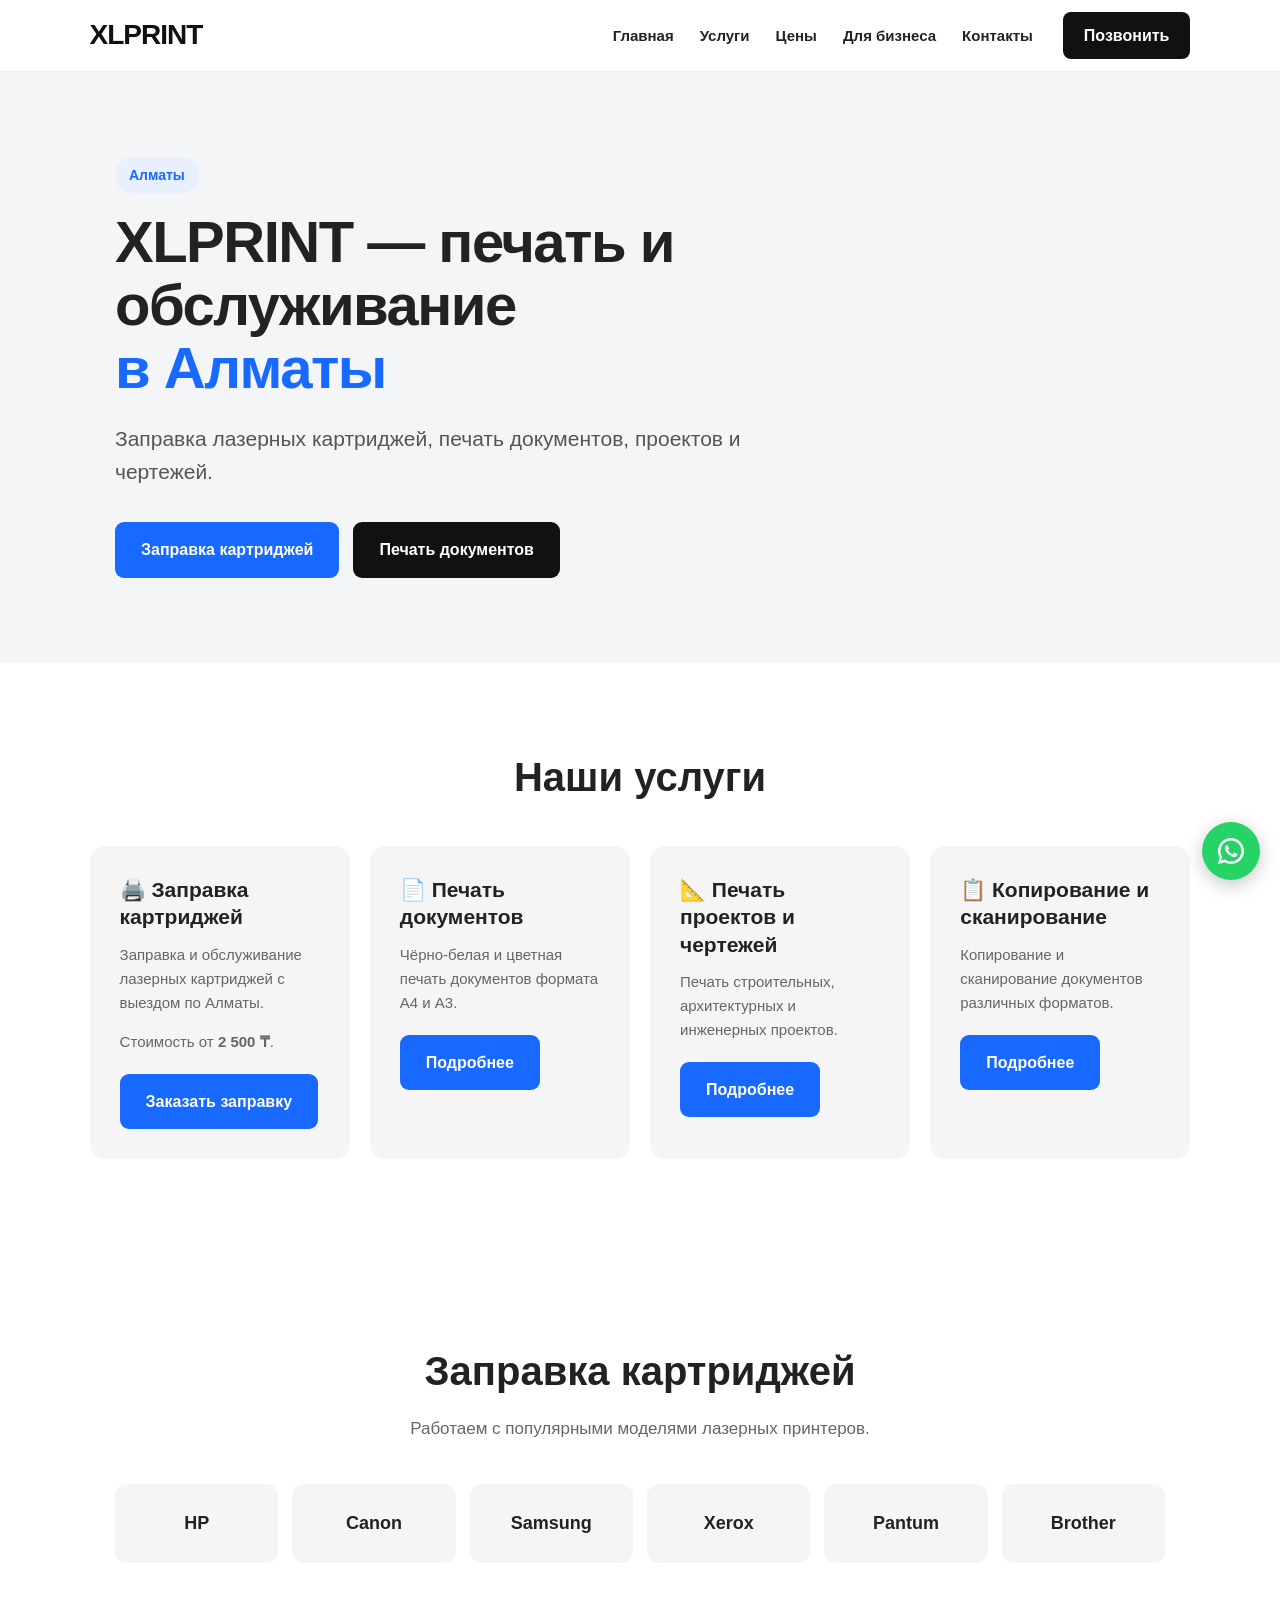
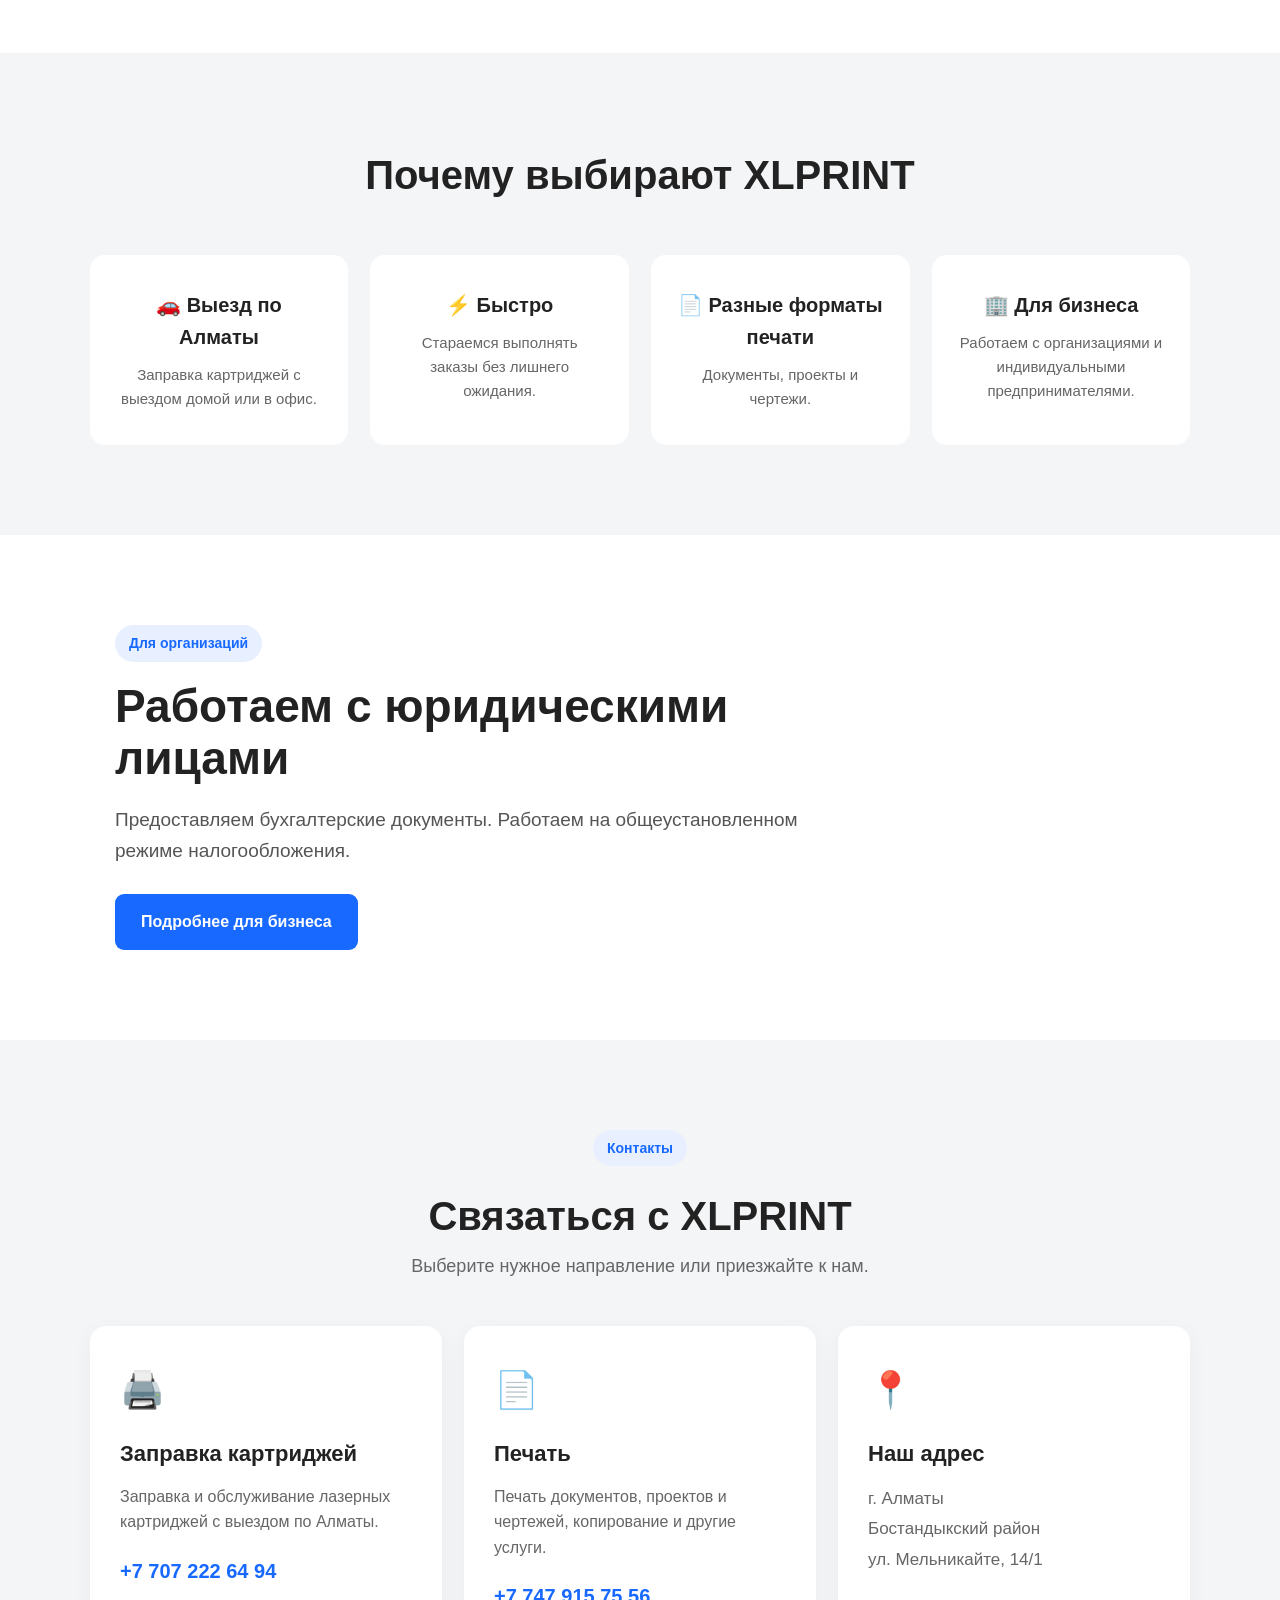
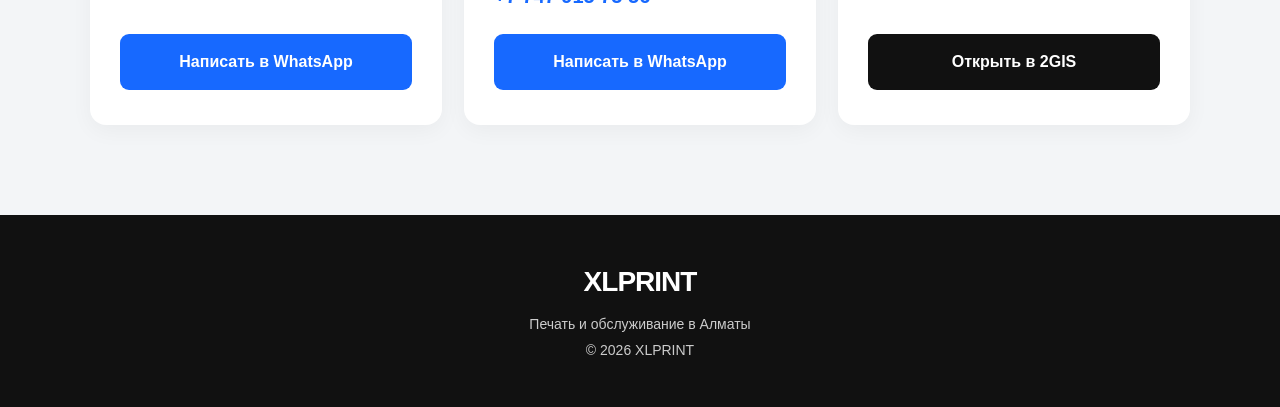
<file: index.html>
<!DOCTYPE html>
<html lang="ru">

<head>

<!-- Google tag (gtag.js) -->
<script async src="https://www.googletagmanager.com/gtag/js?id=G-WHZZTXKTEB"></script>
<script>
  window.dataLayer = window.dataLayer || [];
  function gtag(){dataLayer.push(arguments);}
  gtag('js', new Date());

  gtag('config', 'G-WHZZTXKTEB');
</script>
   <script>
function gtag_report_conversion(url) {
  var callback = function () {
    if (typeof(url) != 'undefined') {
      window.location = url;
    }
  };

  gtag('event', 'conversion', {
    'send_to': 'AW-18420087646/QycrCICY5escEN72sM9E',
    'value': 1.0,
    'currency': 'USD',
    'event_callback': callback
  });

  return false;
}
</script>
    <meta charset="UTF-8">

    <meta name="viewport" content="width=device-width, initial-scale=1.0">

    <title>XLPRINT — печать и заправка картриджей в Алматы</title>

    <meta name="description"
          content="XLPRINT в Алматы: заправка лазерных картриджей с выездом, печать документов, проектов и чертежей, копирование и сканирование.">

    <link rel="stylesheet" href="style.css">

</head>

<body>


<!-- ПЛАВАЮЩИЙ WHATSAPP -->

<a href="https://wa.me/77479157556?text=Здравствуйте!%20Хочу%20узнать%20об%20услугах%20XLPRINT."
   onclick="gtag('event', 'conversion_event_contact_1');"
    class="whatsapp-float"
    target="_blank"
    aria-label="Написать в WhatsApp">

    <svg viewBox="0 0 32 32" aria-hidden="true">
        <path d="M16 3C8.82 3 3 8.82 3 16c0 2.3.6 4.45 1.75 6.35L3 29l6.85-1.7A12.94 12.94 0 0 0 16 29c7.18 0 13-5.82 13-13S23.18 3 16 3zm0 23.5c-2.03 0-3.92-.6-5.5-1.65l-.4-.25-4.07 1.02 1.08-3.96-.27-.41A10.5 10.5 0 1 1 16 26.5zm5.76-7.82c-.31-.16-1.83-.9-2.11-1-.28-.1-.49-.16-.7.16-.2.31-.8 1-.98 1.2-.18.2-.36.23-.67.08-.31-.16-1.3-.48-2.47-1.52-.91-.81-1.52-1.81-1.7-2.12-.18-.31-.02-.48.14-.64.14-.14.31-.36.47-.54.16-.18.2-.31.31-.52.1-.2.05-.39-.03-.54-.08-.16-.7-1.69-.96-2.31-.25-.6-.51-.52-.7-.53h-.6c-.2 0-.54.08-.83.39-.28.31-1.08 1.05-1.08 2.56s1.1 2.97 1.26 3.18c.16.2 2.16 3.3 5.24 4.63.73.31 1.3.5 1.75.64.74.23 1.41.2 1.94.12.59-.09 1.83-.75 2.09-1.47.26-.72.26-1.34.18-1.47-.08-.13-.28-.2-.59-.36z"/>
    </svg>

</a>


<!-- ШАПКА -->

<header>

    <div class="logo">
        XLPRINT
    </div>

    <nav>

        <a href="index.html">
            Главная
        </a>

        <a href="services.html">
            Услуги
        </a>

        <a href="prices.html">
            Цены
        </a>

        <a href="business.html">
            Для бизнеса
        </a>

        <a href="#contacts">
            Контакты
        </a>

    </nav>

    <a href="tel:+77479157556" class="phone">
        Позвонить
    </a>

</header>


<main>


<!-- ГЛАВНЫЙ ЭКРАН -->

<section class="hero">

    <div class="hero-content">

        <div class="badge">
            Алматы
        </div>

        <h1>
            XLPRINT — печать и обслуживание
            <span>в Алматы</span>
        </h1>

        <p>
            Заправка лазерных картриджей,
            печать документов, проектов и чертежей.
        </p>

        <div class="buttons">

            <a href="#cartridges"
               class="button">

                Заправка картриджей

            </a>

            <a href="#printing"
               class="button secondary">

                Печать документов

            </a>

        </div>

    </div>

</section>


<!-- ОСНОВНЫЕ УСЛУГИ -->

<section class="services">

    <h2>
        Наши услуги
    </h2>

    <div class="services-grid">


        <!-- КАРТРИДЖИ -->

        <div class="service" id="cartridges">

            <h3>
                🖨️ Заправка картриджей
            </h3>

            <p>
                Заправка и обслуживание лазерных картриджей
                с выездом по Алматы.
            </p>

            <p>
                Стоимость от <strong>2 500 ₸</strong>.
            </p>

            <a href="https://wa.me/77072226494?text=Здравствуйте!%20Хочу%20заправить%20картридж."
               class="button"
               target="_blank">

                Заказать заправку

            </a>

        </div>


        <!-- ДОКУМЕНТЫ -->

        <div class="service" id="printing">

            <h3>
                📄 Печать документов
            </h3>

            <p>
                Чёрно-белая и цветная печать
                документов формата А4 и А3.
            </p>

            <a href="documents.html"
               class="button">

                Подробнее

            </a>

        </div>


        <!-- ПРОЕКТЫ -->

        <div class="service">

            <h3>
                📐 Печать проектов и чертежей
            </h3>

            <p>
                Печать строительных, архитектурных
                и инженерных проектов.
            </p>

            <a href="projects.html"
               class="button">

                Подробнее

            </a>

        </div>


        <!-- КОПИРОВАНИЕ -->

        <div class="service">

            <h3>
                📋 Копирование и сканирование
            </h3>

            <p>
                Копирование и сканирование
                документов различных форматов.
            </p>

            <a href="documents.html"
               class="button">

                Подробнее

            </a>

        </div>

    </div>

</section>


<!-- БРЕНДЫ КАРТРИДЖЕЙ -->

<section class="brands">

    <h2>
        Заправка картриджей
    </h2>

    <p>
        Работаем с популярными моделями лазерных принтеров.
    </p>

    <div class="brands-grid">

        <a href="hp.html" class="brand">
            HP
        </a>

        <a href="canon.html" class="brand">
            Canon
        </a>

        <a href="samsung.html" class="brand">
            Samsung
        </a>

        <a href="xerox.html" class="brand">
            Xerox
        </a>

        <a href="pantum.html" class="brand">
            Pantum
        </a>

        <a href="brother.html" class="brand">
            Brother
        </a>

    </div>

</section>


<!-- ПРЕИМУЩЕСТВА -->

<section class="advantages">

    <h2>
        Почему выбирают XLPRINT
    </h2>

    <div class="advantages-grid">

        <div class="advantage">

            <h3>
                🚗 Выезд по Алматы
            </h3>

            <p>
                Заправка картриджей с выездом
                домой или в офис.
            </p>

        </div>


        <div class="advantage">

            <h3>
                ⚡ Быстро
            </h3>

            <p>
                Стараемся выполнять заказы
                без лишнего ожидания.
            </p>

        </div>


        <div class="advantage">

            <h3>
                📄 Разные форматы печати
            </h3>

            <p>
                Документы, проекты
                и чертежи.
            </p>

        </div>


        <div class="advantage">

            <h3>
                🏢 Для бизнеса
            </h3>

            <p>
                Работаем с организациями
                и индивидуальными предпринимателями.
            </p>

        </div>

    </div>

</section>


<!-- ДЛЯ БИЗНЕСА -->

<section class="business-hero">

    <div>

        <div class="badge">
            Для организаций
        </div>

        <h2>
            Работаем с юридическими лицами
        </h2>

        <p>
            Предоставляем бухгалтерские документы.
            Работаем на общеустановленном режиме налогообложения.
        </p>

        <a href="business.html"
           class="button">

            Подробнее для бизнеса

        </a>

    </div>

</section>


<!-- КОНТАКТЫ -->

<section class="contact-new" id="contacts">

    <div class="contact-heading">

        <div class="badge">
            Контакты
        </div>

        <h2>
            Связаться с XLPRINT
        </h2>

        <p>
            Выберите нужное направление или приезжайте к нам.
        </p>

    </div>


    <div class="contact-grid">


        <!-- КАРТРИДЖИ -->

        <div class="contact-card">

            <div class="contact-icon">
                🖨️
            </div>

            <h3>
                Заправка картриджей
            </h3>

            <p>
                Заправка и обслуживание лазерных картриджей
                с выездом по Алматы.
            </p>

            <a href="tel:+77072226494"
   onclick="return gtag_report_conversion(this.href);"
   class="contact-phone">

                +7 707 222 64 94

            </a>

            <a href="https://wa.me/77072226494?text=Здравствуйте!%20Хочу%20заправить%20картридж."
               class="button"
               target="_blank">

                Написать в WhatsApp

            </a>

        </div>


        <!-- ПЕЧАТЬ -->

        <div class="contact-card">

            <div class="contact-icon">
                📄
            </div>

            <h3>
                Печать
            </h3>

            <p>
                Печать документов, проектов и чертежей,
                копирование и другие услуги.
            </p>

            <a href="tel:+77479157556"
               class="contact-phone">

                +7 747 915 75 56

            </a>

            <a href="https://wa.me/77479157556?text=Здравствуйте!%20Хочу%20заказать%20печать."
               class="button"
               target="_blank">

                Написать в WhatsApp

            </a>

        </div>


        <!-- АДРЕС -->

        <div class="contact-card">

            <div class="contact-icon">
                📍
            </div>

            <h3>
                Наш адрес
            </h3>

            <p class="address-text">
                г. Алматы<br>
                Бостандыкский район<br>
                ул. Мельникайте, 14/1
            </p>

            <a href="https://2gis.kz/almaty/geo/70000001098973266"
               class="button secondary"
               target="_blank"
               rel="noopener noreferrer">

                Открыть в 2GIS

            </a>

        </div>

    </div>

</section>


</main>


<!-- ПОДВАЛ -->

<footer>

    <div class="logo">
        XLPRINT
    </div>

    <p>
        Печать и обслуживание в Алматы
    </p>

    <p>
        © 2026 XLPRINT
    </p>

</footer>


</body>

</html>
</file>
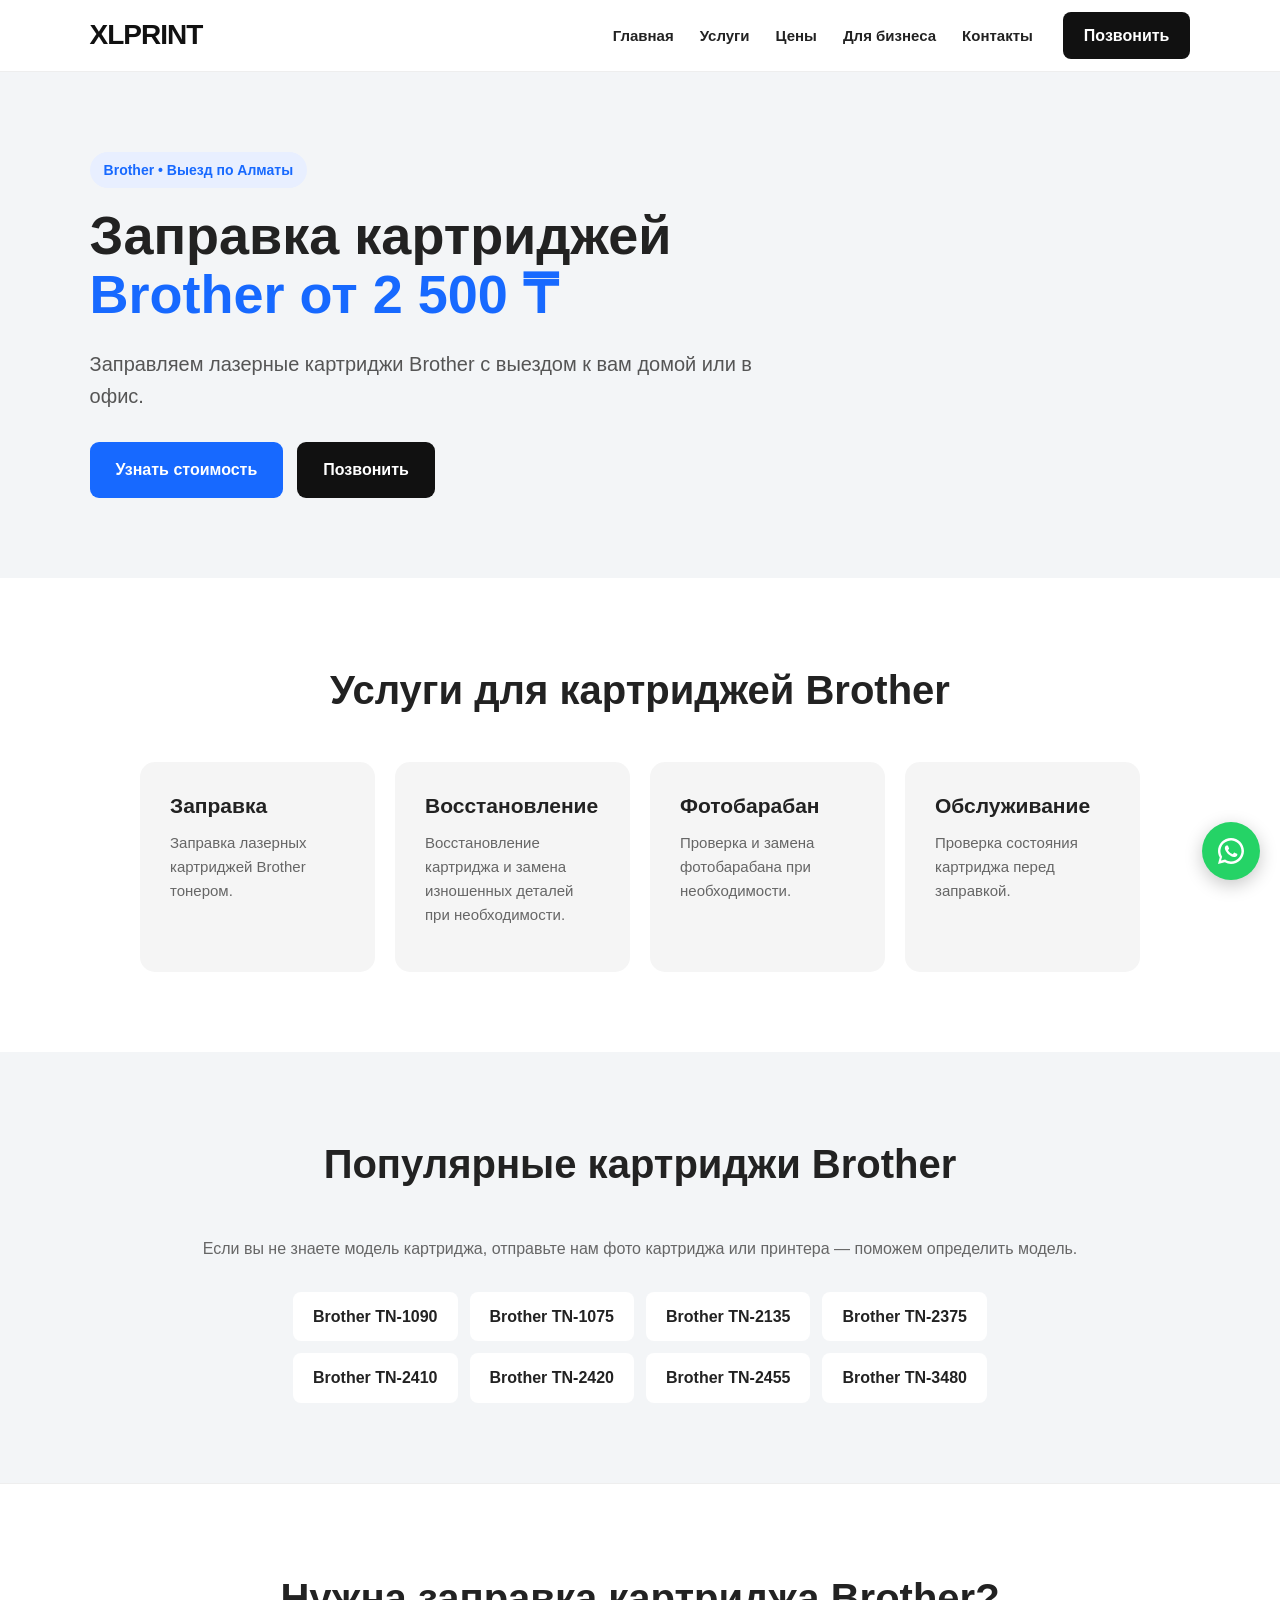
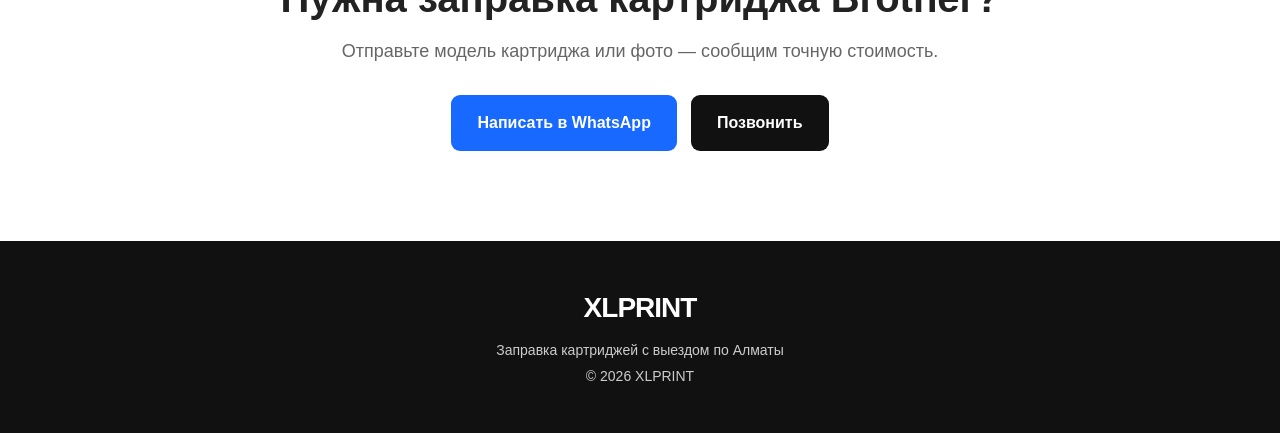
<file: brother.html>
<!DOCTYPE html>
<html lang="ru">

<head>

    <!-- Google tag (gtag.js) -->
<script async src="https://www.googletagmanager.com/gtag/js?id=G-WHZZTXKTEB"></script>
<script>
  window.dataLayer = window.dataLayer || [];
  function gtag(){dataLayer.push(arguments);}
  gtag('js', new Date());

  gtag('config', 'G-WHZZTXKTEB');
</script>

    <meta charset="UTF-8">

    <meta name="viewport" content="width=device-width, initial-scale=1.0">

    <title>Заправка картриджей Brother в Алматы | XLPRINT</title>

    <meta name="description"
          content="Заправка лазерных картриджей Brother с выездом по Алматы от 2 500 ₸. Заправка, восстановление и обслуживание картриджей Brother. XLPRINT.">

    <link rel="stylesheet" href="style.css">

</head>

<body>


<!-- WHATSAPP -->

<a href="https://wa.me/77072226494?text=Здравствуйте!%20Мне%20нужна%20заправка%20картриджа%20Brother."
   class="whatsapp-float"
   target="_blank"
   rel="noopener noreferrer"
   aria-label="Написать в WhatsApp">

    <svg viewBox="0 0 32 32" aria-hidden="true">
        <path d="M16 3C8.82 3 3 8.82 3 16c0 2.3.6 4.45 1.75 6.35L3 29l6.85-1.7A12.94 12.94 0 0 0 16 29c7.18 0 13-5.82 13-13S23.18 3 16 3zm0 23.5c-2.03 0-3.92-.6-5.5-1.65l-.4-.25-4.07 1.02 1.08-3.96-.27-.41A10.5 10.5 0 1 1 16 26.5zm5.76-7.82c-.31-.16-1.83-.9-2.11-1-.28-.1-.49-.16-.7.16-.2.31-.8 1-.98 1.2-.18.2-.36.23-.67.08-.31-.16-1.3-.48-2.47-1.52-.91-.81-1.52-1.81-1.7-2.12-.18-.31-.02-.48.14-.64.14-.14.31-.36.47-.54.16-.18.2-.31.31-.52.1-.2.05-.39-.03-.54-.08-.16-.7-1.69-.96-2.31-.25-.6-.51-.52-.7-.53h-.6c-.2 0-.54.08-.83.39-.28.31-1.08 1.05-1.08 2.56s1.1 2.97 1.26 3.18c.16.2 2.16 3.3 5.24 4.63.73.31 1.3.5 1.75.64.74.23 1.41.2 1.94.12.59-.09 1.83-.75 2.09-1.47.26-.72.26-1.34.18-1.47-.08-.13-.28-.2-.59-.36z"/>
    </svg>

</a>


<!-- ШАПКА -->

<header>

    <div class="logo">
        XLPRINT
    </div>

    <nav>
        <a href="index.html">Главная</a>
        <a href="services.html">Услуги</a>
        <a href="prices.html">Цены</a>
        <a href="business.html">Для бизнеса</a>
        <a href="index.html#contacts">Контакты</a>
    </nav>

    <a href="tel:+77072226494" class="phone">
        Позвонить
    </a>

</header>


<main>


<!-- ГЛАВНЫЙ БЛОК -->

<section class="brand-hero">

    <div class="brand-content">

        <div class="badge">
            Brother • Выезд по Алматы
        </div>

        <h1>
            Заправка картриджей
            <span>Brother от 2 500 ₸</span>
        </h1>

        <p>
            Заправляем лазерные картриджи Brother
            с выездом к вам домой или в офис.
        </p>

        <div class="buttons">

            <a href="https://wa.me/77072226494?text=Здравствуйте!%20Мне%20нужна%20заправка%20картриджа%20Brother."
               class="button"
               target="_blank"
               rel="noopener noreferrer">

                Узнать стоимость

            </a>

            <a href="tel:+77072226494"
               class="button secondary">

                Позвонить

            </a>

        </div>

    </div>

</section>


<!-- УСЛУГИ -->

<section class="brand-services">

    <h2>
        Услуги для картриджей Brother
    </h2>

    <div class="brand-services-grid">


        <div class="service">

            <h3>
                Заправка
            </h3>

            <p>
                Заправка лазерных картриджей Brother тонером.
            </p>

        </div>


        <div class="service">

            <h3>
                Восстановление
            </h3>

            <p>
                Восстановление картриджа
                и замена изношенных деталей при необходимости.
            </p>

        </div>


        <div class="service">

            <h3>
                Фотобарабан
            </h3>

            <p>
                Проверка и замена фотобарабана
                при необходимости.
            </p>

        </div>


        <div class="service">

            <h3>
                Обслуживание
            </h3>

            <p>
                Проверка состояния картриджа
                перед заправкой.
            </p>

        </div>


    </div>

</section>


<!-- ПОПУЛЯРНЫЕ МОДЕЛИ -->

<section class="brand-models">

    <h2>
        Популярные картриджи Brother
    </h2>

    <p>
        Если вы не знаете модель картриджа,
        отправьте нам фото картриджа или принтера —
        поможем определить модель.
    </p>

    <div class="models">

        <span>Brother TN-1090</span>
        <span>Brother TN-1075</span>
        <span>Brother TN-2135</span>
        <span>Brother TN-2375</span>
        <span>Brother TN-2410</span>
        <span>Brother TN-2420</span>
        <span>Brother TN-2455</span>
        <span>Brother TN-3480</span>

    </div>

</section>


<!-- ФИНАЛЬНЫЙ БЛОК -->

<section class="contact">

    <h2>
        Нужна заправка картриджа Brother?
    </h2>

    <p>
        Отправьте модель картриджа или фото —
        сообщим точную стоимость.
    </p>

    <div class="buttons" style="justify-content: center;">

        <a href="https://wa.me/77072226494?text=Здравствуйте!%20Хочу%20заправить%20картридж%20Brother."
           class="button"
           target="_blank"
           rel="noopener noreferrer">

            Написать в WhatsApp

        </a>

        <a href="tel:+77072226494"
           class="button secondary">

            Позвонить

        </a>

    </div>

</section>


</main>


<!-- ПОДВАЛ -->

<footer>

    <div class="logo">
        XLPRINT
    </div>

    <p>
        Заправка картриджей с выездом по Алматы
    </p>

    <p>
        © 2026 XLPRINT
    </p>

</footer>


</body>

</html>
</file>
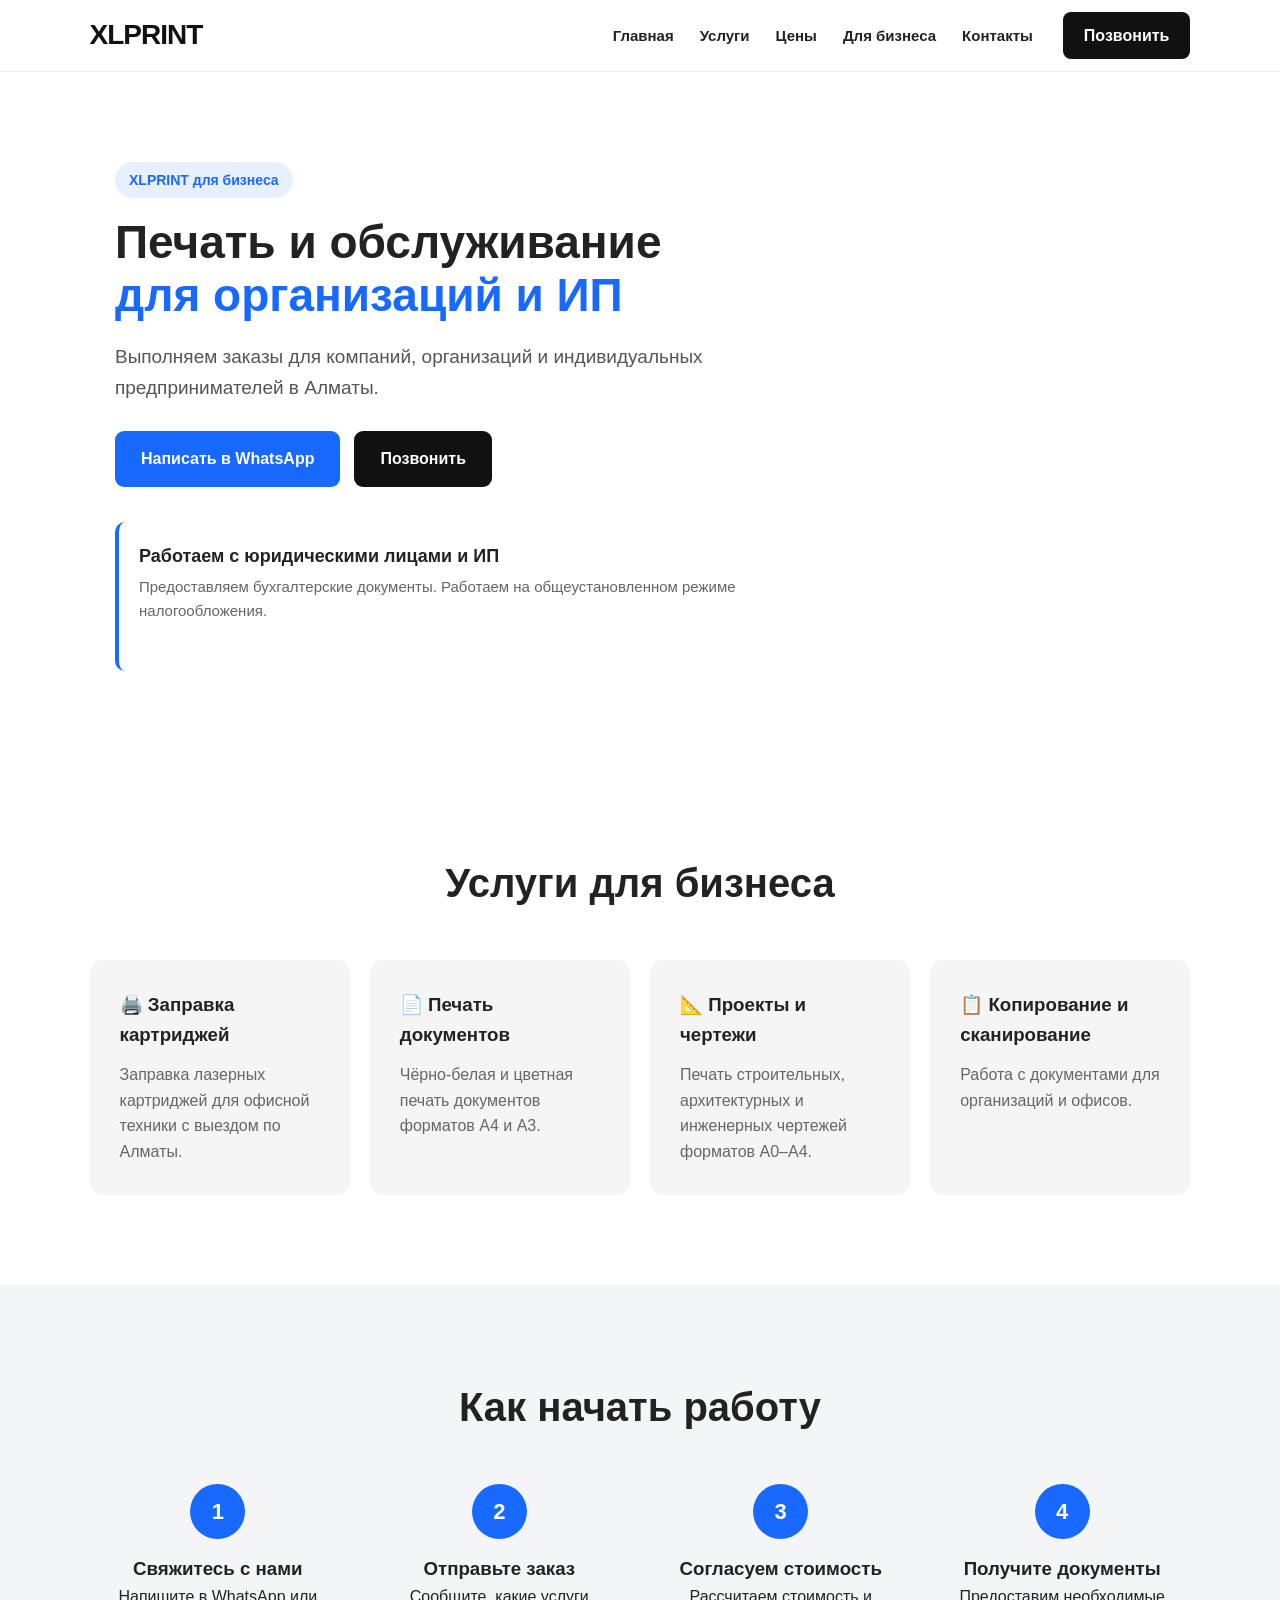
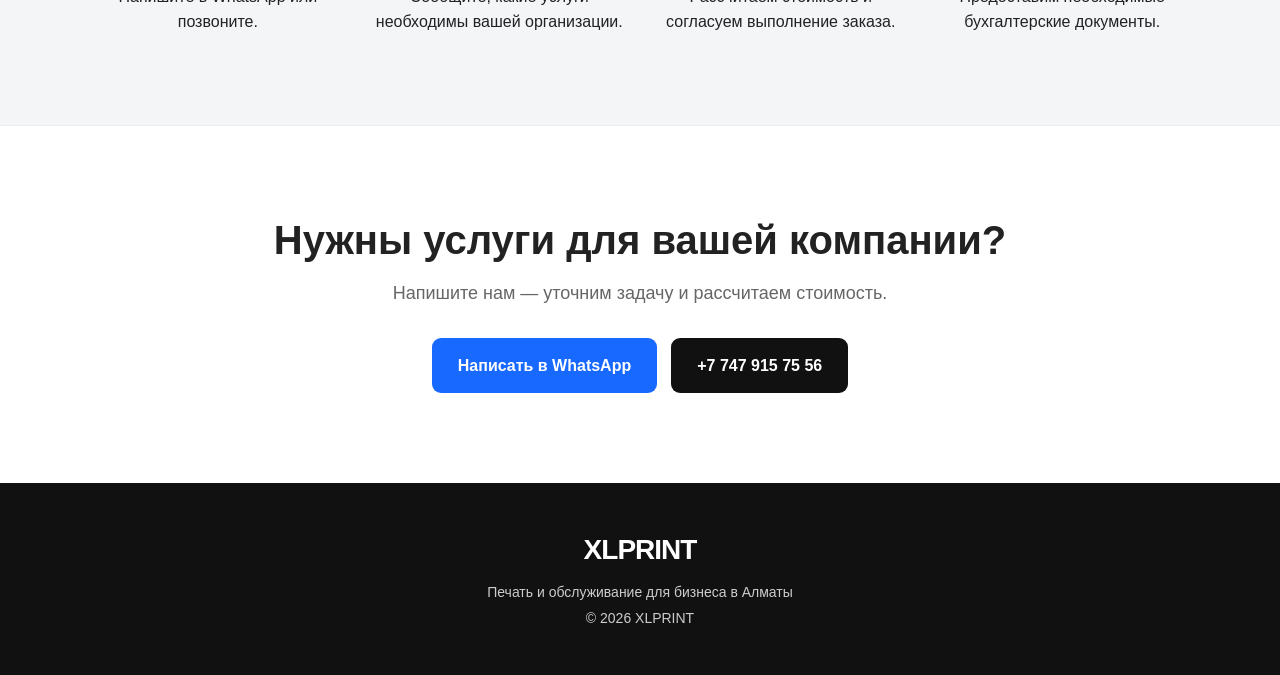
<file: business.html>
<!DOCTYPE html>
<html lang="ru">

<head>
   <!-- Google tag (gtag.js) -->
<script async src="https://www.googletagmanager.com/gtag/js?id=G-WHZZTXKTEB"></script>
<script>
  window.dataLayer = window.dataLayer || [];
  function gtag(){dataLayer.push(arguments);}
  gtag('js', new Date());

  gtag('config', 'G-WHZZTXKTEB');
</script>
    <meta charset="UTF-8">
    <meta name="viewport" content="width=device-width, initial-scale=1.0">

    <title>Услуги для бизнеса в Алматы | XLPRINT</title>

    <meta name="description"
          content="XLPRINT для бизнеса в Алматы. Печать документов, проектов и чертежей, заправка лазерных картриджей. Работаем с организациями и ИП, предоставляем бухгалтерские документы.">

    <link rel="stylesheet" href="style.css">
</head>

<body>


<!-- ШАПКА -->

<header>

    <div class="logo">
        XLPRINT
    </div>

    <nav>
        <a href="index.html">Главная</a>
        <a href="services.html">Услуги</a>
        <a href="prices.html">Цены</a>
        <a href="business.html">Для бизнеса</a>
        <a href="index.html#contacts">Контакты</a>
    </nav>

    <a href="tel:+77479157556" class="phone">
        Позвонить
    </a>

</header>


<main>


<!-- ГЛАВНЫЙ БЛОК -->

<section class="business-hero">

    <div class="business-content">

        <div class="badge">
            XLPRINT для бизнеса
        </div>

        <h1>
            Печать и обслуживание
            <span>для организаций и ИП</span>
        </h1>

        <p>
            Выполняем заказы для компаний,
            организаций и индивидуальных предпринимателей
            в Алматы.
        </p>

        <div class="buttons">

            <a href="https://wa.me/77479157556?text=Здравствуйте!%20Хочу%20узнать%20об%20услугах%20XLPRINT%20для%20бизнеса."
               class="button"
               target="_blank"
               rel="noopener noreferrer">

                Написать в WhatsApp

            </a>

            <a href="tel:+77479157556"
               class="button secondary">

                Позвонить

            </a>

        </div>


        <div class="business-info">

            <strong>
                Работаем с юридическими лицами и ИП
            </strong>

            <p>
                Предоставляем бухгалтерские документы.
                Работаем на общеустановленном режиме налогообложения.
            </p>

        </div>

    </div>

</section>


<!-- УСЛУГИ ДЛЯ БИЗНЕСА -->

<section class="business-info-section">

    <h2>
        Услуги для бизнеса
    </h2>

    <div class="business-cards">


        <div class="business-card">

            <h3>
                🖨️ Заправка картриджей
            </h3>

            <p>
                Заправка лазерных картриджей
                для офисной техники с выездом по Алматы.
            </p>

        </div>


        <div class="business-card">

            <h3>
                📄 Печать документов
            </h3>

            <p>
                Чёрно-белая и цветная печать
                документов форматов А4 и А3.
            </p>

        </div>


        <div class="business-card">

            <h3>
                📐 Проекты и чертежи
            </h3>

            <p>
                Печать строительных,
                архитектурных и инженерных
                чертежей форматов А0–А4.
            </p>

        </div>


        <div class="business-card">

            <h3>
                📋 Копирование и сканирование
            </h3>

            <p>
                Работа с документами
                для организаций и офисов.
            </p>

        </div>


    </div>

</section>


<!-- КАК РАБОТАЕМ -->

<section class="business-process">

    <h2>
        Как начать работу
    </h2>

    <div class="steps">


        <div>

            <strong>1</strong>

            <h3>
                Свяжитесь с нами
            </h3>

            <p>
                Напишите в WhatsApp
                или позвоните.
            </p>

        </div>


        <div>

            <strong>2</strong>

            <h3>
                Отправьте заказ
            </h3>

            <p>
                Сообщите, какие услуги
                необходимы вашей организации.
            </p>

        </div>


        <div>

            <strong>3</strong>

            <h3>
                Согласуем стоимость
            </h3>

            <p>
                Рассчитаем стоимость
                и согласуем выполнение заказа.
            </p>

        </div>


        <div>

            <strong>4</strong>

            <h3>
                Получите документы
            </h3>

            <p>
                Предоставим необходимые
                бухгалтерские документы.
            </p>

        </div>


    </div>

</section>


<!-- ФИНАЛЬНЫЙ БЛОК -->

<section class="contact">

    <h2>
        Нужны услуги для вашей компании?
    </h2>

    <p>
        Напишите нам — уточним задачу
        и рассчитаем стоимость.
    </p>

    <div class="buttons" style="justify-content: center;">

        <a href="https://wa.me/77479157556?text=Здравствуйте!%20Хочу%20узнать%20об%20услугах%20XLPRINT%20для%20бизнеса."
           class="button"
           target="_blank"
           rel="noopener noreferrer">

            Написать в WhatsApp

        </a>

        <a href="tel:+77479157556"
           class="button secondary">

            +7 747 915 75 56

        </a>

    </div>

</section>


</main>


<!-- ПОДВАЛ -->

<footer>

    <div class="logo">
        XLPRINT
    </div>

    <p>
        Печать и обслуживание для бизнеса в Алматы
    </p>

    <p>
        © 2026 XLPRINT
    </p>

</footer>


</body>

</html>
</file>
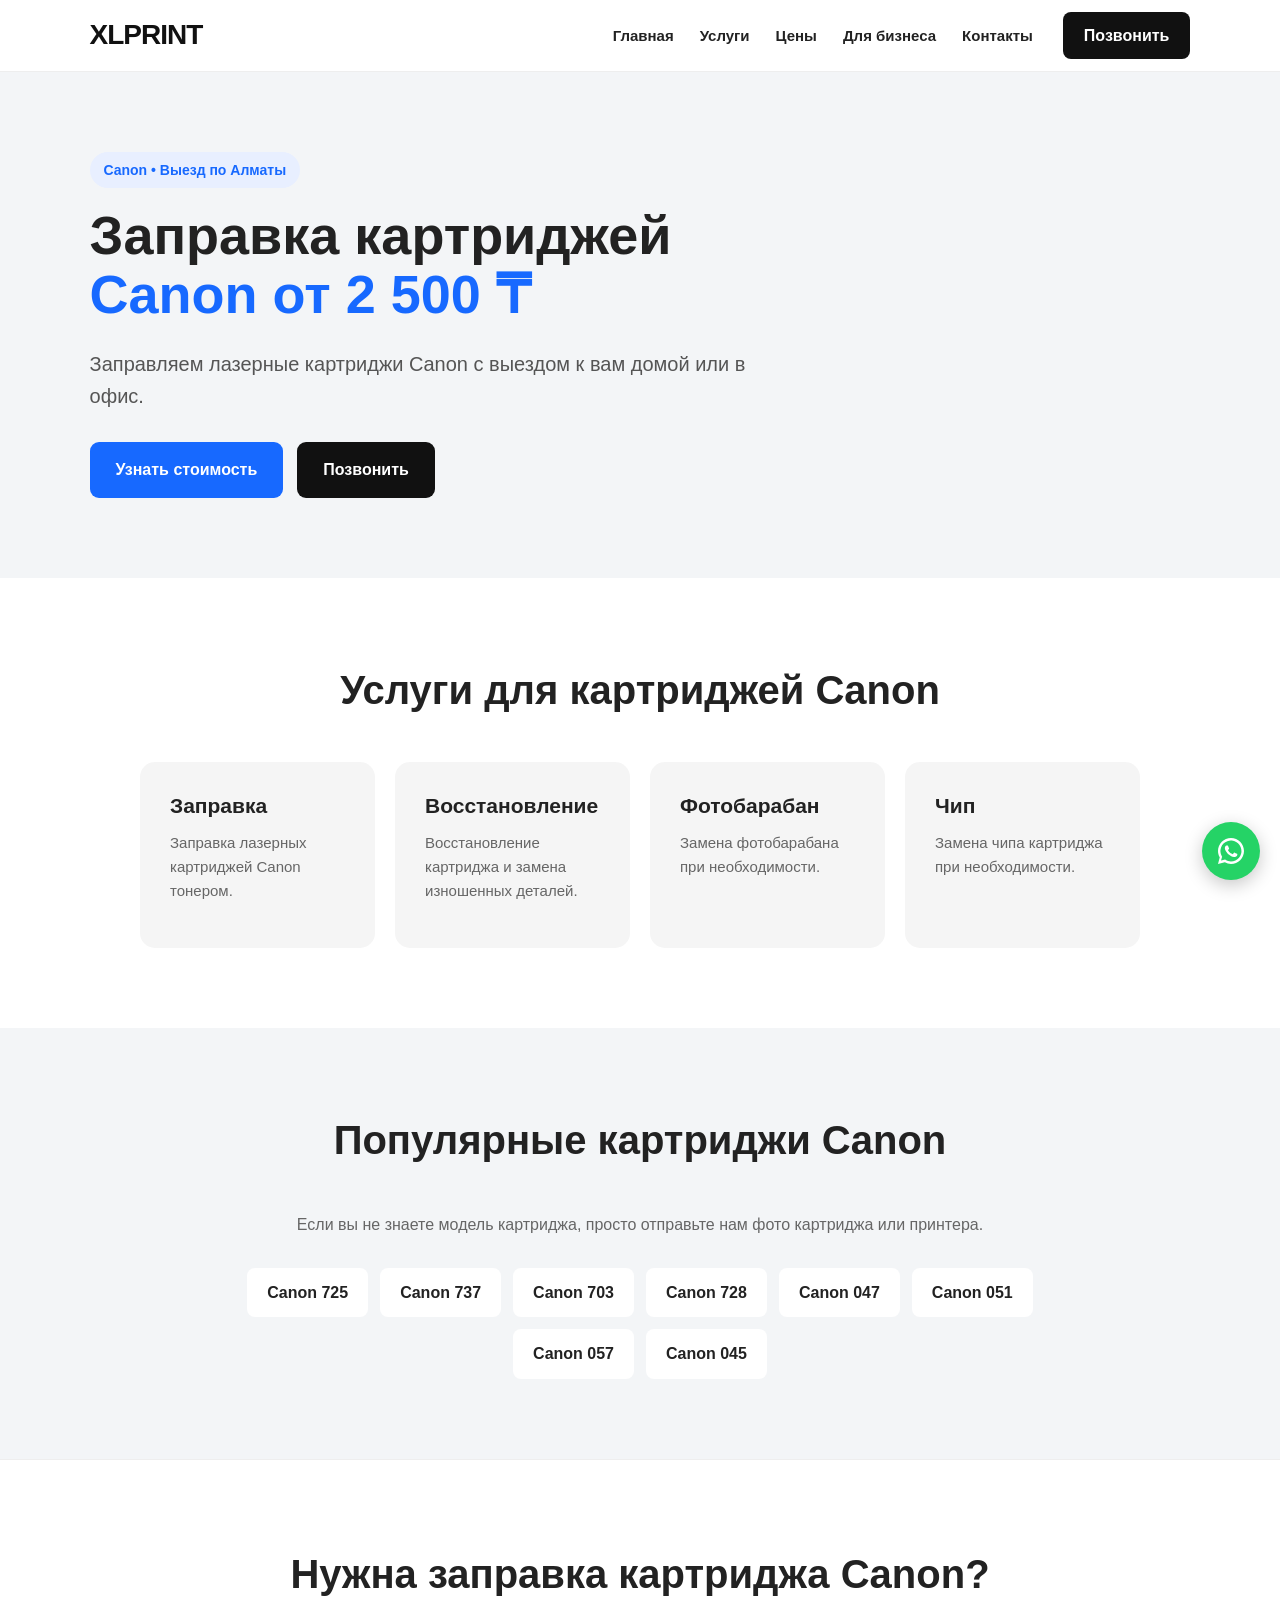
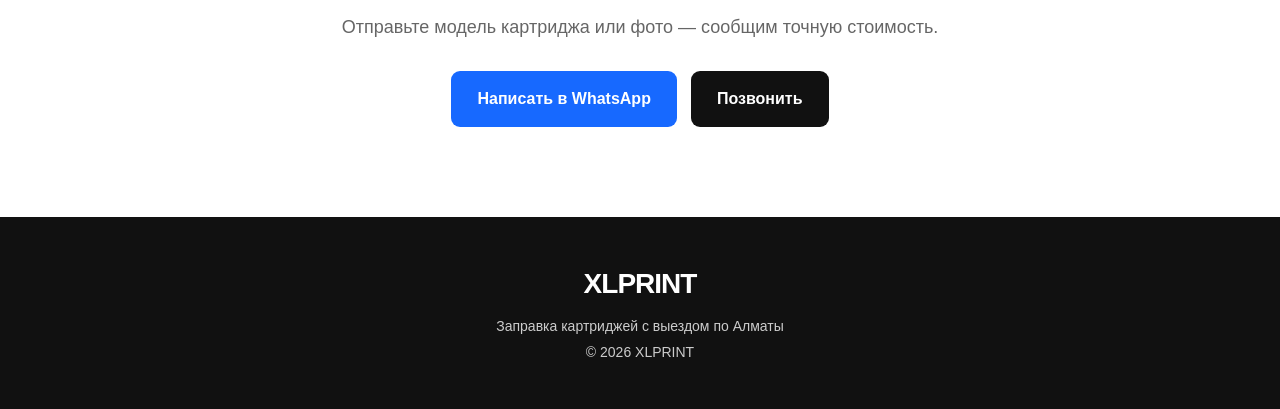
<file: canon.html>
<!DOCTYPE html>
<html lang="ru">

<head>

    <!-- Google tag (gtag.js) -->
<script async src="https://www.googletagmanager.com/gtag/js?id=G-WHZZTXKTEB"></script>
<script>
  window.dataLayer = window.dataLayer || [];
  function gtag(){dataLayer.push(arguments);}
  gtag('js', new Date());

  gtag('config', 'G-WHZZTXKTEB');
</script>
    
    <meta charset="UTF-8">

    <meta name="viewport" content="width=device-width, initial-scale=1.0">

    <title>Заправка картриджей Canon в Алматы | XLPRINT</title>

    <meta name="description"
          content="Заправка лазерных картриджей Canon с выездом по Алматы от 2 500 ₸. Заправка, восстановление, замена фотобарабана и чипа. XLPRINT.">

    <link rel="stylesheet" href="style.css">

</head>

<body>


<!-- WHATSAPP -->

<a href="https://wa.me/77072226494?text=Здравствуйте!%20Мне%20нужна%20заправка%20картриджа%20Canon."
   class="whatsapp-float"
   target="_blank"
   rel="noopener noreferrer"
   aria-label="Написать в WhatsApp">

    <svg viewBox="0 0 32 32" aria-hidden="true">
        <path d="M16 3C8.82 3 3 8.82 3 16c0 2.3.6 4.45 1.75 6.35L3 29l6.85-1.7A12.94 12.94 0 0 0 16 29c7.18 0 13-5.82 13-13S23.18 3 16 3zm0 23.5c-2.03 0-3.92-.6-5.5-1.65l-.4-.25-4.07 1.02 1.08-3.96-.27-.41A10.5 10.5 0 1 1 16 26.5zm5.76-7.82c-.31-.16-1.83-.9-2.11-1-.28-.1-.49-.16-.7.16-.2.31-.8 1-.98 1.2-.18.2-.36.23-.67.08-.31-.16-1.3-.48-2.47-1.52-.91-.81-1.52-1.81-1.7-2.12-.18-.31-.02-.48.14-.64.14-.14.31-.36.47-.54.16-.18.2-.31.31-.52.1-.2.05-.39-.03-.54-.08-.16-.7-1.69-.96-2.31-.25-.6-.51-.52-.7-.53h-.6c-.2 0-.54.08-.83.39-.28.31-1.08 1.05-1.08 2.56s1.1 2.97 1.26 3.18c.16.2 2.16 3.3 5.24 4.63.73.31 1.3.5 1.75.64.74.23 1.41.2 1.94.12.59-.09 1.83-.75 2.09-1.47.26-.72.26-1.34.18-1.47-.08-.13-.28-.2-.59-.36z"/>
    </svg>

</a>


<!-- ШАПКА -->

<header>

    <div class="logo">
        XLPRINT
    </div>

    <nav>
        <a href="index.html">Главная</a>
        <a href="services.html">Услуги</a>
        <a href="prices.html">Цены</a>
        <a href="business.html">Для бизнеса</a>
        <a href="index.html#contacts">Контакты</a>
    </nav>

    <a href="tel:+77072226494" class="phone">
        Позвонить
    </a>

</header>


<main>


<!-- ГЛАВНЫЙ БЛОК -->

<section class="brand-hero">

    <div class="brand-content">

        <div class="badge">
            Canon • Выезд по Алматы
        </div>

        <h1>
            Заправка картриджей
            <span>Canon от 2 500 ₸</span>
        </h1>

        <p>
            Заправляем лазерные картриджи Canon с выездом
            к вам домой или в офис.
        </p>

        <div class="buttons">

            <a href="https://wa.me/77072226494?text=Здравствуйте!%20Мне%20нужна%20заправка%20картриджа%20Canon."
               class="button"
               target="_blank"
               rel="noopener noreferrer">

                Узнать стоимость

            </a>

            <a href="tel:+77072226494"
               class="button secondary">

                Позвонить

            </a>

        </div>

    </div>

</section>


<!-- УСЛУГИ -->

<section class="brand-services">

    <h2>
        Услуги для картриджей Canon
    </h2>

    <div class="brand-services-grid">


        <div class="service">

            <h3>
                Заправка
            </h3>

            <p>
                Заправка лазерных картриджей Canon тонером.
            </p>

        </div>


        <div class="service">

            <h3>
                Восстановление
            </h3>

            <p>
                Восстановление картриджа
                и замена изношенных деталей.
            </p>

        </div>


        <div class="service">

            <h3>
                Фотобарабан
            </h3>

            <p>
                Замена фотобарабана при необходимости.
            </p>

        </div>


        <div class="service">

            <h3>
                Чип
            </h3>

            <p>
                Замена чипа картриджа при необходимости.
            </p>

        </div>


    </div>

</section>


<!-- ПОПУЛЯРНЫЕ МОДЕЛИ -->

<section class="brand-models">

    <h2>
        Популярные картриджи Canon
    </h2>

    <p>
        Если вы не знаете модель картриджа,
        просто отправьте нам фото картриджа или принтера.
    </p>

    <div class="models">

        <span>Canon 725</span>
        <span>Canon 737</span>
        <span>Canon 703</span>
        <span>Canon 728</span>
        <span>Canon 047</span>
        <span>Canon 051</span>
        <span>Canon 057</span>
        <span>Canon 045</span>

    </div>

</section>


<!-- ФИНАЛЬНЫЙ БЛОК -->

<section class="contact">

    <h2>
        Нужна заправка картриджа Canon?
    </h2>

    <p>
        Отправьте модель картриджа или фото —
        сообщим точную стоимость.
    </p>

    <div class="buttons" style="justify-content: center;">

        <a href="https://wa.me/77072226494?text=Здравствуйте!%20Хочу%20заправить%20картридж%20Canon."
           class="button"
           target="_blank"
           rel="noopener noreferrer">

            Написать в WhatsApp

        </a>

        <a href="tel:+77072226494"
           class="button secondary">

            Позвонить

        </a>

    </div>

</section>


</main>


<!-- ПОДВАЛ -->

<footer>

    <div class="logo">
        XLPRINT
    </div>

    <p>
        Заправка картриджей с выездом по Алматы
    </p>

    <p>
        © 2026 XLPRINT
    </p>

</footer>


</body>

</html>
</file>
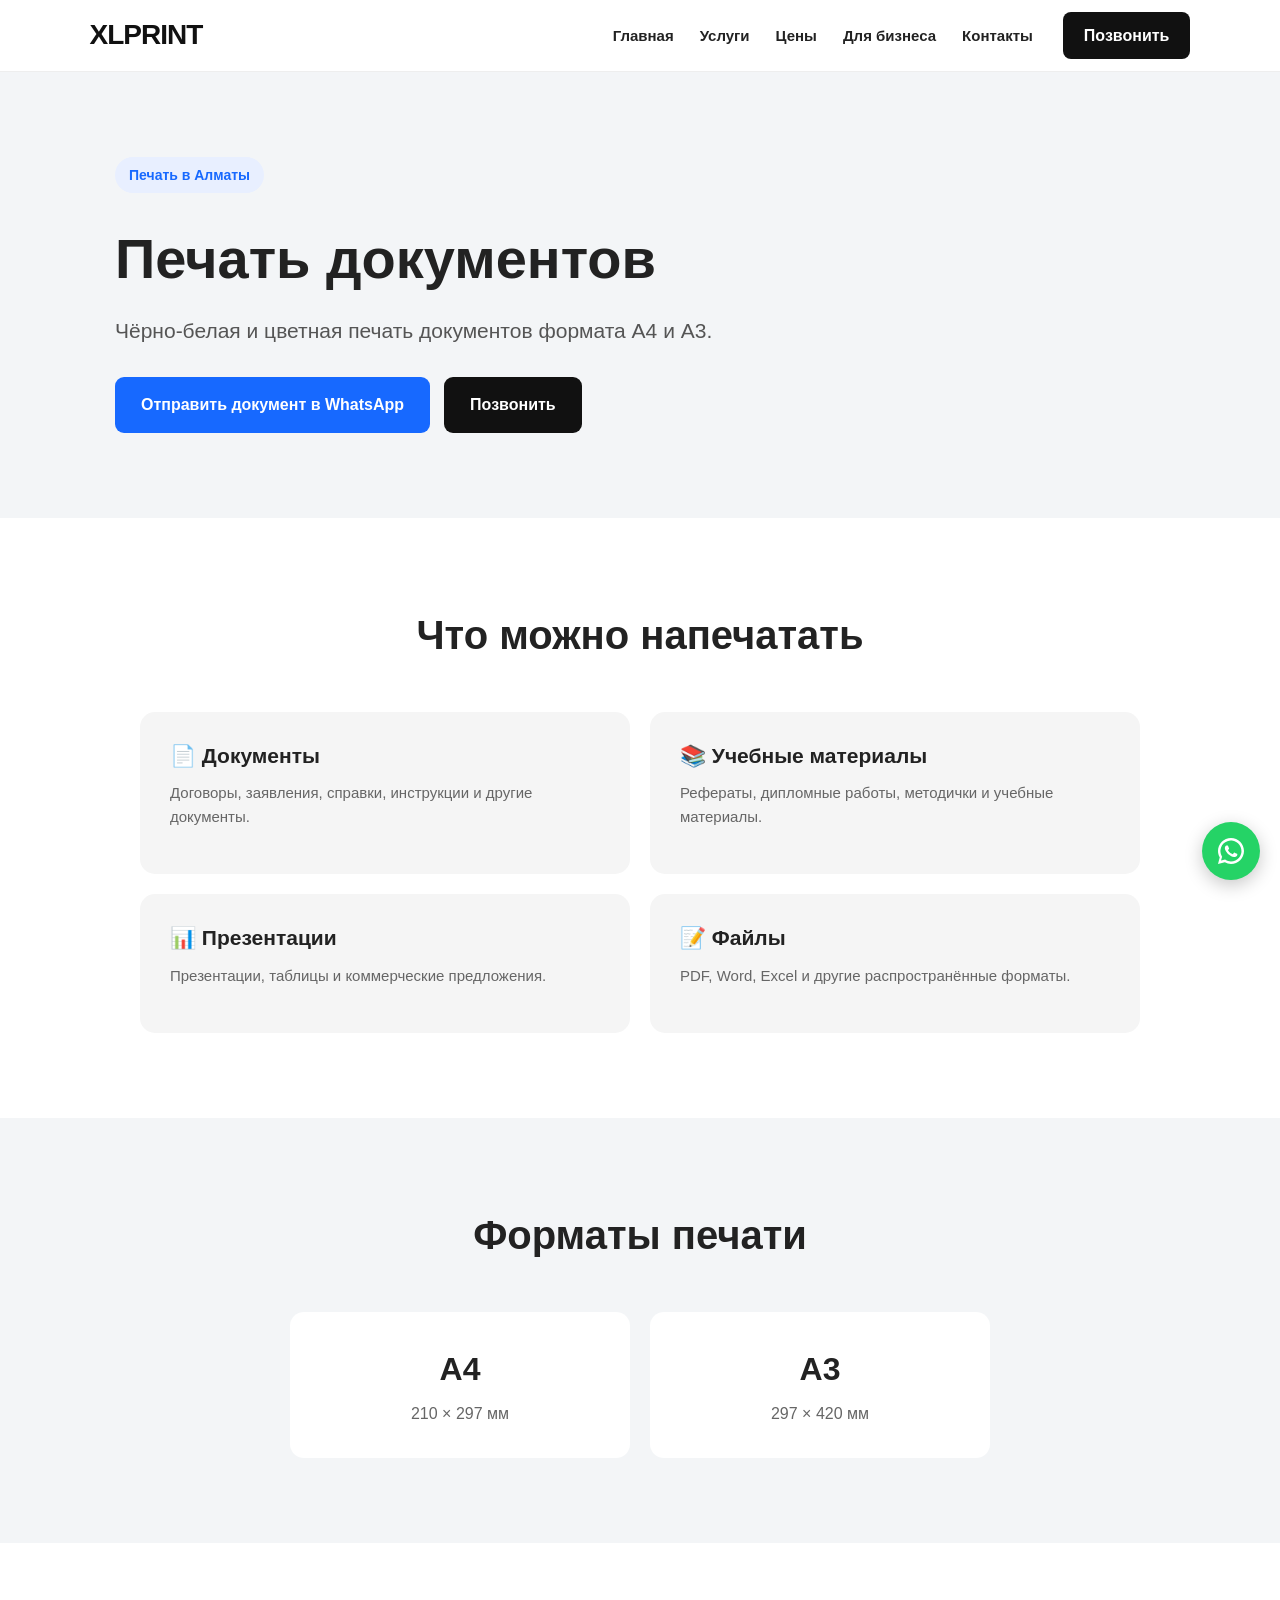
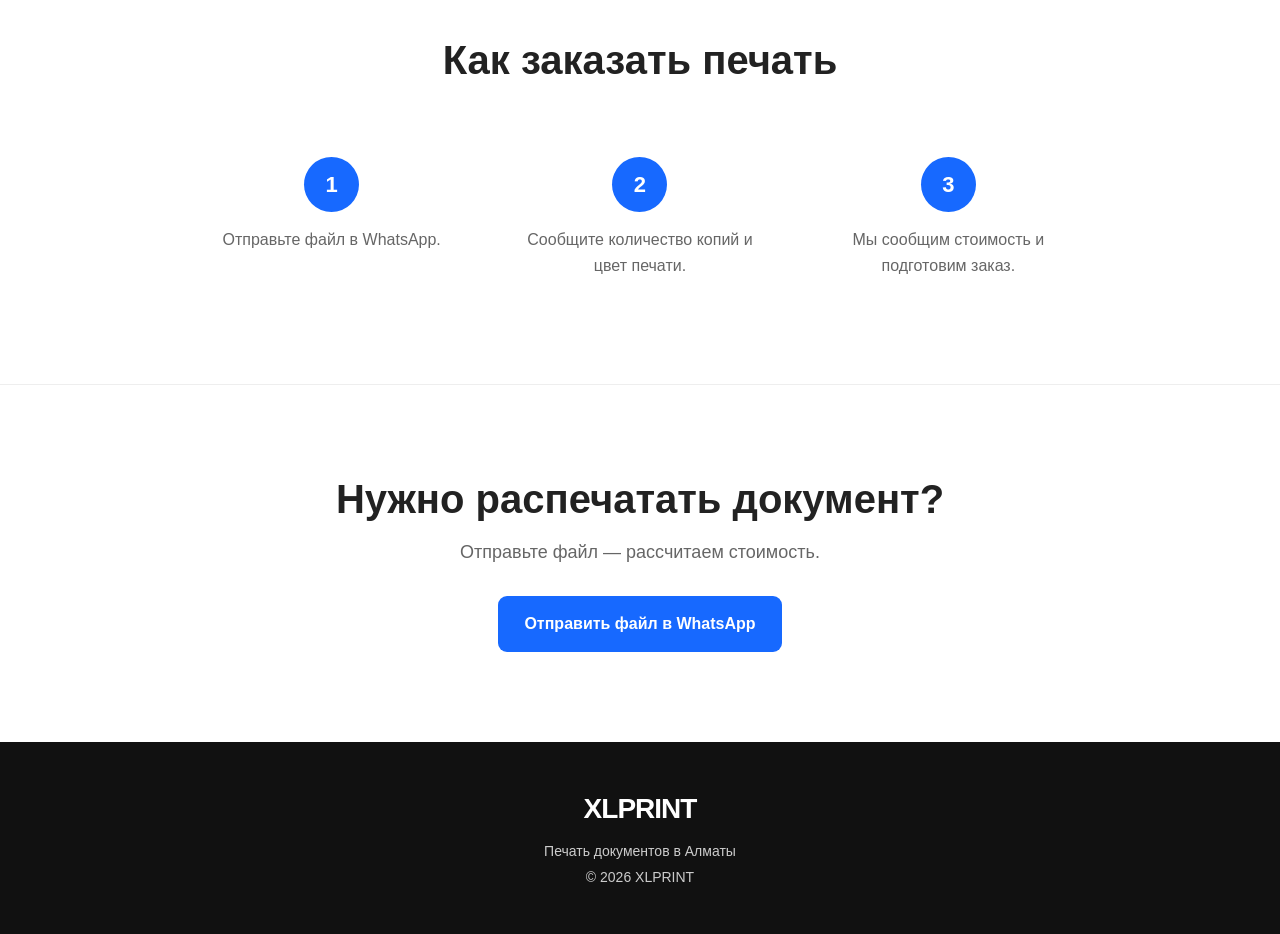
<file: documents.html>
<!DOCTYPE html>
<html lang="ru">

<head>
    <!-- Google tag (gtag.js) -->
<script async src="https://www.googletagmanager.com/gtag/js?id=G-WHZZTXKTEB"></script>
<script>
  window.dataLayer = window.dataLayer || [];
  function gtag(){dataLayer.push(arguments);}
  gtag('js', new Date());

  gtag('config', 'G-WHZZTXKTEB');
</script>
    <meta charset="UTF-8">
    <meta name="viewport" content="width=device-width, initial-scale=1.0">

    <title>Печать документов в Алматы | XLPRINT</title>

    <meta name="description"
          content="Печать документов в Алматы. А4 и А3, чёрно-белая и цветная печать, копирование и сканирование. Отправка документов через WhatsApp. XLPRINT.">

    <link rel="stylesheet" href="style.css">
</head>

<body>


<!-- WHATSAPP -->

<a href="https://wa.me/77479157556?text=Здравствуйте!%20Хочу%20заказать%20печать%20документов."
   class="whatsapp-float"
   target="_blank"
   rel="noopener noreferrer"
   aria-label="Написать в WhatsApp">

    <svg viewBox="0 0 32 32" aria-hidden="true">
        <path d="M16 3C8.82 3 3 8.82 3 16c0 2.3.6 4.45 1.75 6.35L3 29l6.85-1.7A12.94 12.94 0 0 0 16 29c7.18 0 13-5.82 13-13S23.18 3 16 3zm0 23.5c-2.03 0-3.92-.6-5.5-1.65l-.4-.25-4.07 1.02 1.08-3.96-.27-.41A10.5 10.5 0 1 1 16 26.5zm5.76-7.82c-.31-.16-1.83-.9-2.11-1-.28-.1-.49-.16-.7.16-.2.31-.8 1-.98 1.2-.18.2-.36.23-.67.08-.31-.16-1.3-.48-2.47-1.52-.91-.81-1.52-1.81-1.7-2.12-.18-.31-.02-.48.14-.64.14-.14.31-.36.47-.54.16-.18.2-.31.31-.52.1-.2.05-.39-.03-.54-.08-.16-.7-1.69-.96-2.31-.25-.6-.51-.52-.7-.53h-.6c-.2 0-.54.08-.83.39-.28.31-1.08 1.05-1.08 2.56s1.1 2.97 1.26 3.18c.16.2 2.16 3.3 5.24 4.63.73.31 1.3.5 1.75.64.74.23 1.41.2 1.94.12.59-.09 1.83-.75 2.09-1.47.26-.72.26-1.34.18-1.47-.08-.13-.28-.2-.59-.36z"/>
    </svg>

</a>


<!-- ШАПКА -->

<header>

    <div class="logo">
        XLPRINT
    </div>

    <nav>

        <a href="index.html">
            Главная
        </a>

        <a href="services.html">
            Услуги
        </a>

        <a href="prices.html">
            Цены
        </a>

        <a href="business.html">
            Для бизнеса
        </a>

        <a href="index.html#contacts">
            Контакты
        </a>

    </nav>

    <a href="tel:+77479157556"
       class="phone">

        Позвонить

    </a>

</header>


<main>


<!-- ГЛАВНЫЙ БЛОК -->

<section class="document-hero">

    <div>

        <div class="badge">
            Печать в Алматы
        </div>

        <h1>
            Печать документов
        </h1>

        <p>
            Чёрно-белая и цветная печать документов
            формата А4 и А3.
        </p>

        <div class="buttons">

            <a href="https://wa.me/77479157556?text=Здравствуйте!%20Хочу%20заказать%20печать%20документов."
               class="button"
               target="_blank"
               rel="noopener noreferrer">

                Отправить документ в WhatsApp

            </a>

            <a href="tel:+77479157556"
               class="button secondary">

                Позвонить

            </a>

        </div>

    </div>

</section>


<!-- ЧТО МОЖНО НАПЕЧАТАТЬ -->

<section class="document-services">

    <h2>
        Что можно напечатать
    </h2>

    <div class="document-grid">

        <div class="service">

            <h3>
                📄 Документы
            </h3>

            <p>
                Договоры, заявления, справки,
                инструкции и другие документы.
            </p>

        </div>


        <div class="service">

            <h3>
                📚 Учебные материалы
            </h3>

            <p>
                Рефераты, дипломные работы,
                методички и учебные материалы.
            </p>

        </div>


        <div class="service">

            <h3>
                📊 Презентации
            </h3>

            <p>
                Презентации, таблицы
                и коммерческие предложения.
            </p>

        </div>


        <div class="service">

            <h3>
                📝 Файлы
            </h3>

            <p>
                PDF, Word, Excel
                и другие распространённые форматы.
            </p>

        </div>

    </div>

</section>


<!-- ФОРМАТЫ -->

<section class="document-formats">

    <h2>
        Форматы печати
    </h2>

    <div class="format-list">

        <div>
            <strong>А4</strong>
            <span>210 × 297 мм</span>
        </div>

        <div>
            <strong>А3</strong>
            <span>297 × 420 мм</span>
        </div>

    </div>

</section>


<!-- КАК ЗАКАЗАТЬ -->

<section class="how-order">

    <h2>
        Как заказать печать
    </h2>

    <div class="steps">

        <div>

            <strong>1</strong>

            <p>
                Отправьте файл в WhatsApp.
            </p>

        </div>


        <div>

            <strong>2</strong>

            <p>
                Сообщите количество копий
                и цвет печати.
            </p>

        </div>


        <div>

            <strong>3</strong>

            <p>
                Мы сообщим стоимость
                и подготовим заказ.
            </p>

        </div>

    </div>

</section>


<!-- ФИНАЛЬНЫЙ БЛОК -->

<section class="contact">

    <h2>
        Нужно распечатать документ?
    </h2>

    <p>
        Отправьте файл — рассчитаем стоимость.
    </p>

    <a href="https://wa.me/77479157556?text=Здравствуйте!%20Хочу%20распечатать%20документ."
       class="button"
       target="_blank"
       rel="noopener noreferrer">

        Отправить файл в WhatsApp

    </a>

</section>


</main>


<!-- ПОДВАЛ -->

<footer>

    <div class="logo">
        XLPRINT
    </div>

    <p>
        Печать документов в Алматы
    </p>

    <p>
        © 2026 XLPRINT
    </p>

</footer>


</body>

</html>
</file>
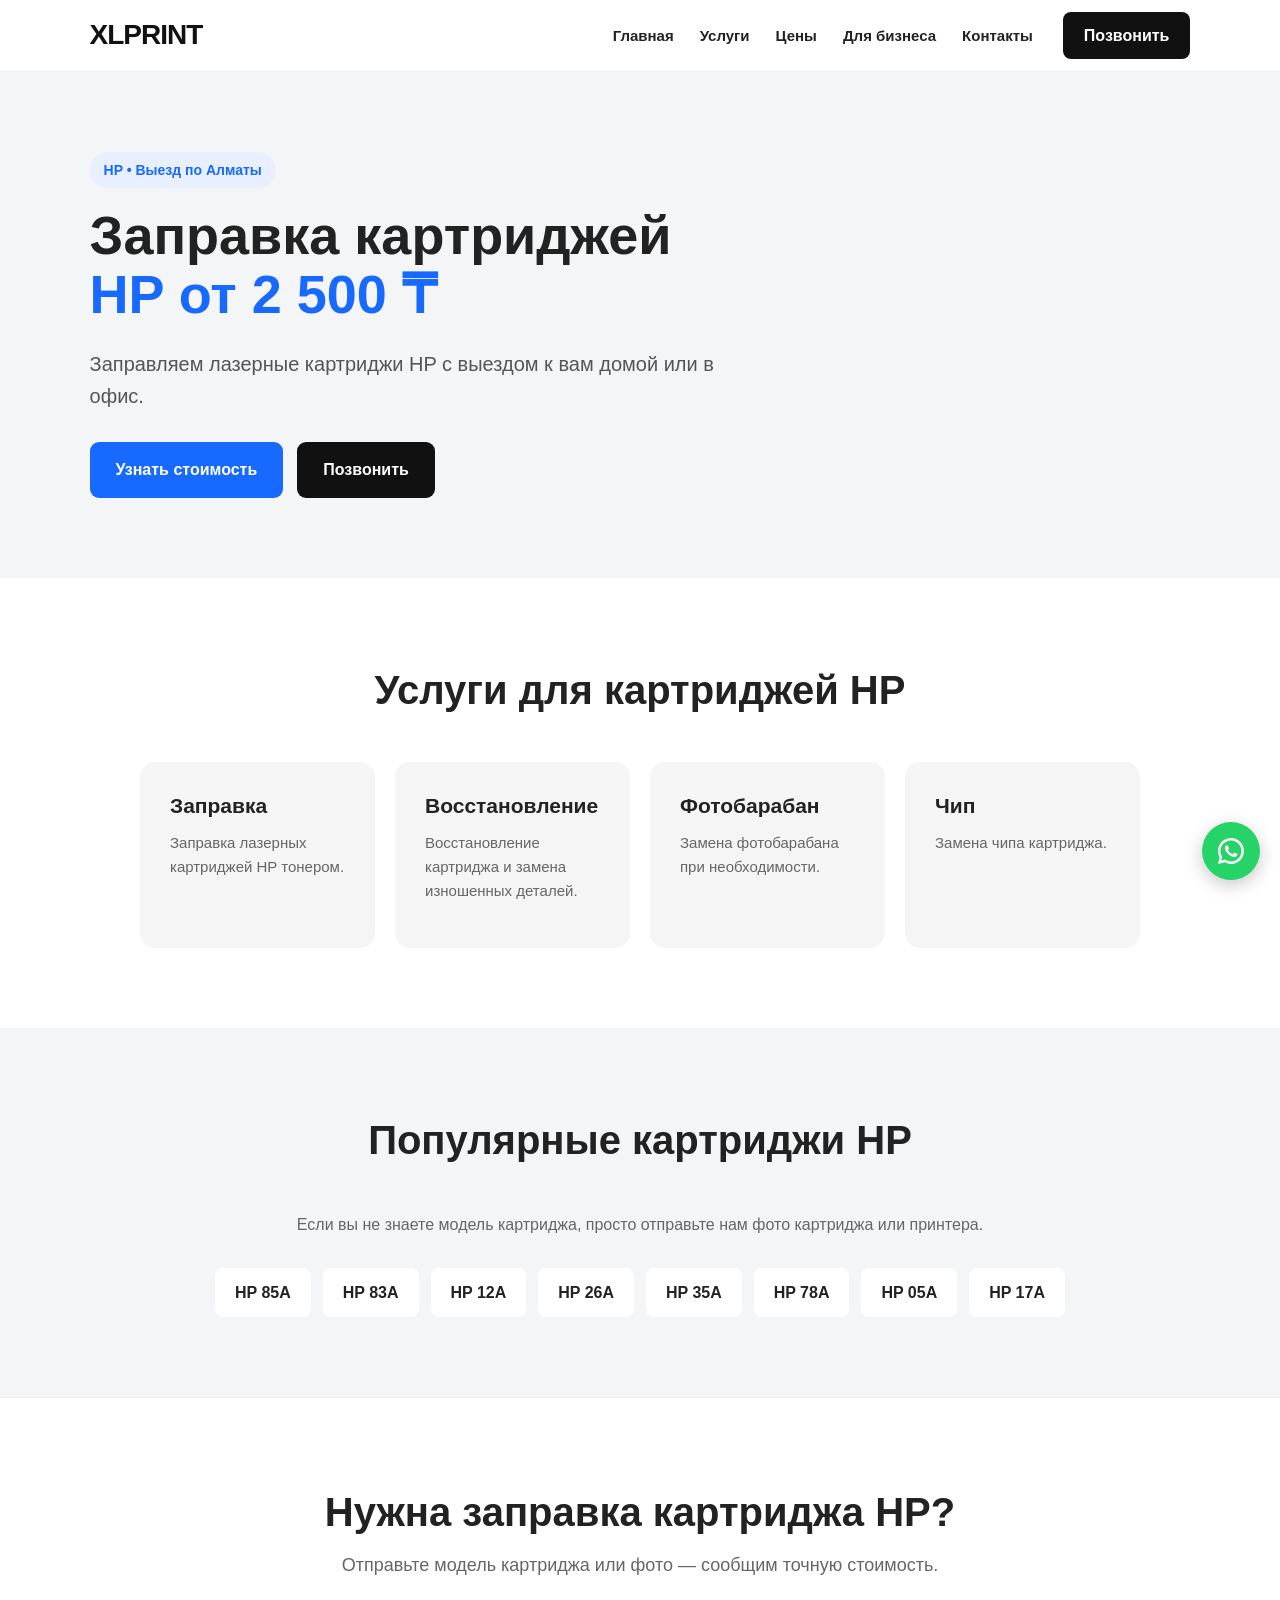
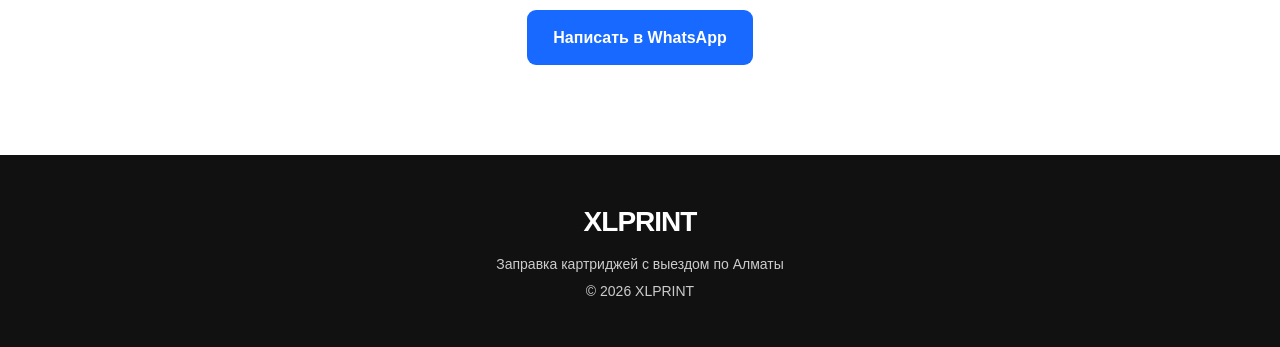
<file: hp.html>
<!DOCTYPE html>
<html lang="ru">

<head>

    <meta charset="UTF-8">

    <meta name="viewport" content="width=device-width, initial-scale=1.0">

    <title>Заправка картриджей HP в Алматы | XLPRINT</title>

    <meta name="description"
          content="Заправка лазерных картриджей HP с выездом по Алматы от 2 500 ₸. Заправка, восстановление, замена фотобарабана и чипа. XLPRINT.">

    <link rel="stylesheet" href="style.css">

</head>

<body>

<a href="https://wa.me/77072226494?text=Здравствуйте!%20Мне%20нужна%20заправка%20картриджа."
   class="whatsapp-float"
   target="_blank"
   aria-label="Написать в WhatsApp">

    <svg viewBox="0 0 32 32" aria-hidden="true">
        <path d="M16 3C8.82 3 3 8.82 3 16c0 2.3.6 4.45 1.75 6.35L3 29l6.85-1.7A12.94 12.94 0 0 0 16 29c7.18 0 13-5.82 13-13S23.18 3 16 3zm0 23.5c-2.03 0-3.92-.6-5.5-1.65l-.4-.25-4.07 1.02 1.08-3.96-.27-.41A10.5 10.5 0 1 1 16 26.5zm5.76-7.82c-.31-.16-1.83-.9-2.11-1-.28-.1-.49-.16-.7.16-.2.31-.8 1-.98 1.2-.18.2-.36.23-.67.08-.31-.16-1.3-.48-2.47-1.52-.91-.81-1.52-1.81-1.7-2.12-.18-.31-.02-.48.14-.64.14-.14.31-.36.47-.54.16-.18.2-.31.31-.52.1-.2.05-.39-.03-.54-.08-.16-.7-1.69-.96-2.31-.25-.6-.51-.52-.7-.53h-.6c-.2 0-.54.08-.83.39-.28.31-1.08 1.05-1.08 2.56s1.1 2.97 1.26 3.18c.16.2 2.16 3.3 5.24 4.63.73.31 1.3.5 1.75.64.74.23 1.41.2 1.94.12.59-.09 1.83-.75 2.09-1.47.26-.72.26-1.34.18-1.47-.08-.13-.28-.2-.59-.36z"/>
    </svg>

</a>

<header>

    <div class="logo">
        XLPRINT
    </div>

    <nav>
    <a href="index.html">Главная</a>
    <a href="services.html">Услуги</a>
    <a href="prices.html">Цены</a>
    <a href="business.html">Для бизнеса</a>
    <a href="index.html#contacts">Контакты</a>
</nav>

    <a href="tel:+77072226494" class="phone">
        Позвонить
    </a>

</header>


<main>


<section class="brand-hero">

    <div class="brand-content">

        <div class="badge">
            HP • Выезд по Алматы
        </div>

        <h1>
            Заправка картриджей
            <span>HP от 2 500 ₸</span>
        </h1>

        <p>
            Заправляем лазерные картриджи HP с выездом
            к вам домой или в офис.
        </p>

        <div class="buttons">

            <a href="https://wa.me/77072226494?text=Здравствуйте!%20Мне%20нужна%20заправка%20картриджа%20HP."
               class="button"
               target="_blank">

                Узнать стоимость

            </a>

            <a href="tel:+77072226494"
               class="button secondary">

                Позвонить

            </a>

        </div>

    </div>

</section>


<section class="brand-services">

    <h2>
        Услуги для картриджей HP
    </h2>

    <div class="brand-services-grid">

        <div class="service">
            <h3>Заправка</h3>
            <p>
                Заправка лазерных картриджей HP тонером.
            </p>
        </div>

        <div class="service">
            <h3>Восстановление</h3>
            <p>
                Восстановление картриджа и замена изношенных деталей.
            </p>
        </div>

        <div class="service">
            <h3>Фотобарабан</h3>
            <p>
                Замена фотобарабана при необходимости.
            </p>
        </div>

        <div class="service">
            <h3>Чип</h3>
            <p>
                Замена чипа картриджа.
            </p>
        </div>

    </div>

</section>


<section class="brand-models">

    <h2>
        Популярные картриджи HP
    </h2>

    <p>
        Если вы не знаете модель картриджа,
        просто отправьте нам фото картриджа или принтера.
    </p>

    <div class="models">

        <span>HP 85A</span>
        <span>HP 83A</span>
        <span>HP 12A</span>
        <span>HP 26A</span>
        <span>HP 35A</span>
        <span>HP 78A</span>
        <span>HP 05A</span>
        <span>HP 17A</span>

    </div>

</section>


<section class="contact">

    <h2>
        Нужна заправка картриджа HP?
    </h2>

    <p>
        Отправьте модель картриджа или фото —
        сообщим точную стоимость.
    </p>

    <a href="https://wa.me/77072226494?text=Здравствуйте!%20Хочу%20заправить%20картридж%20HP."
       class="button"
       target="_blank">

        Написать в WhatsApp

    </a>

</section>


</main>


<footer>

    <div class="logo">
        XLPRINT
    </div>

    <p>
        Заправка картриджей с выездом по Алматы
    </p>

    <p>
        © 2026 XLPRINT
    </p>

</footer>


</body>

</html>
</file>
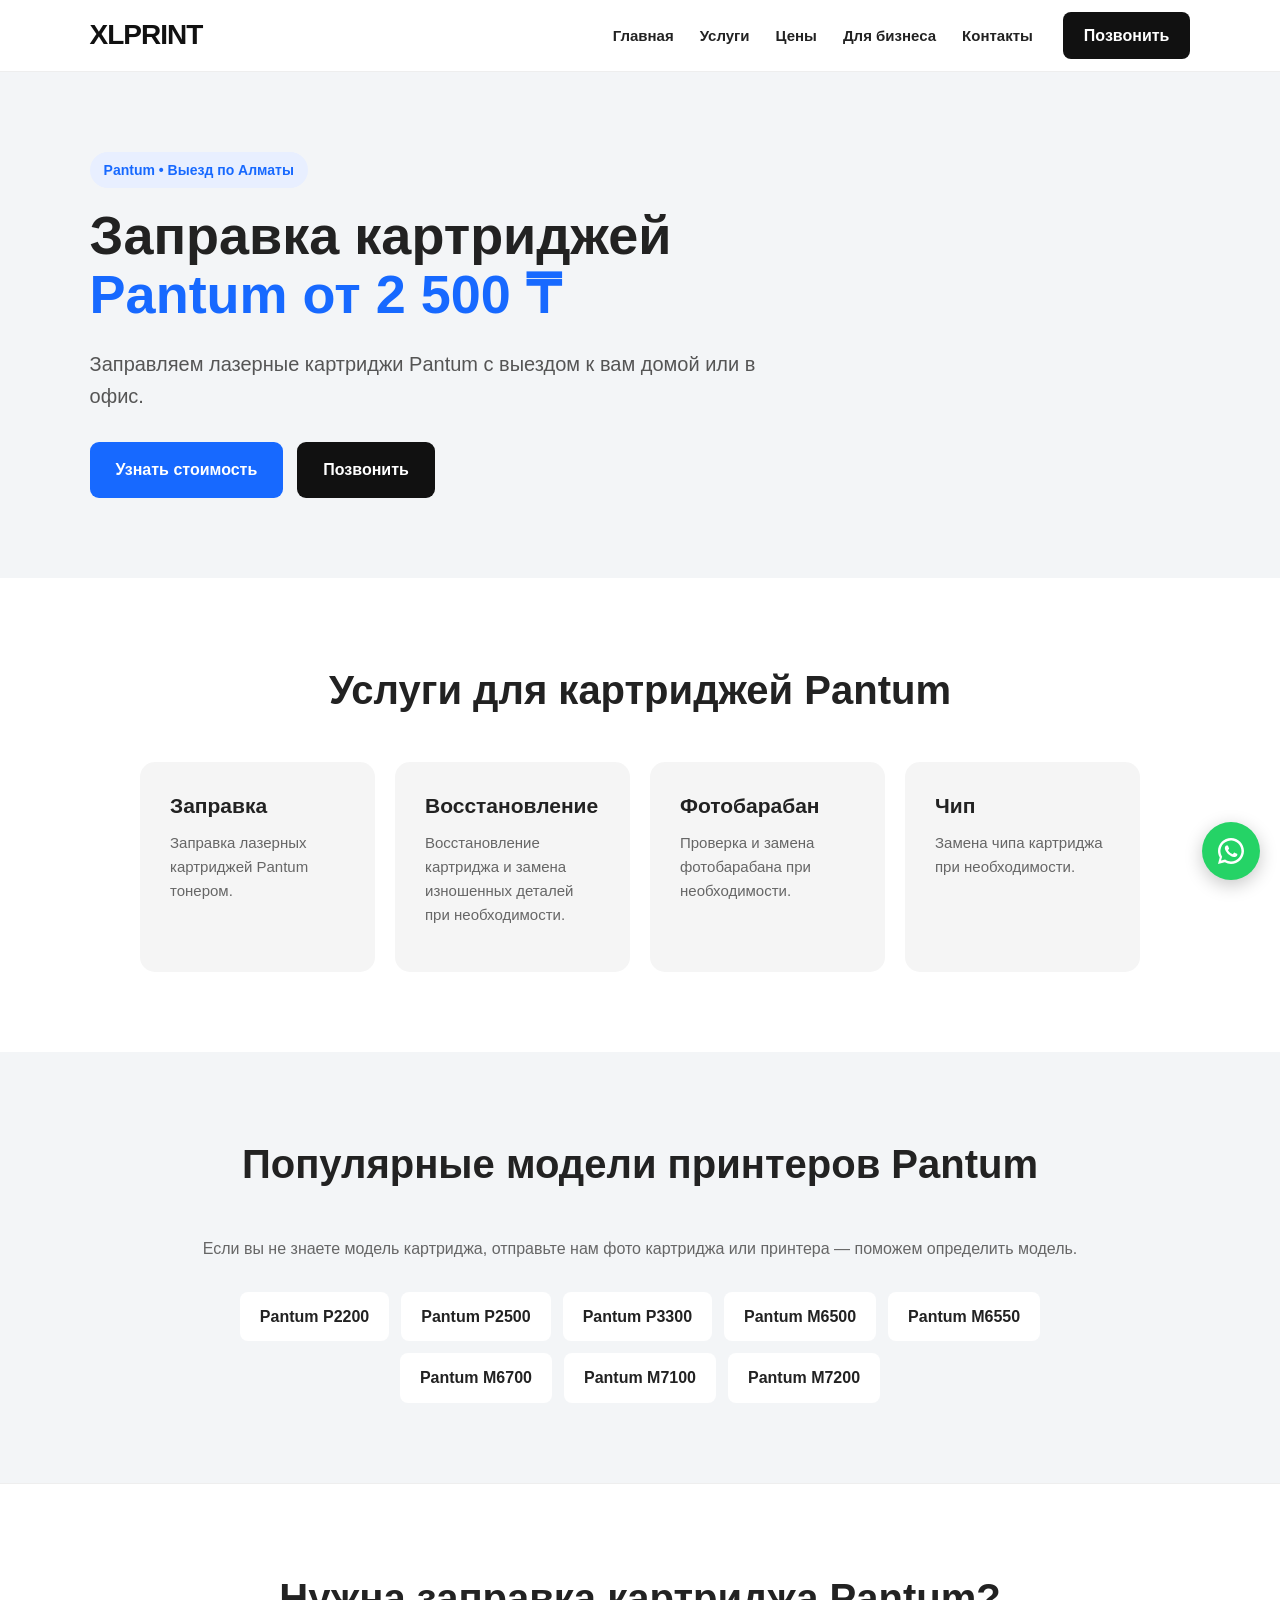
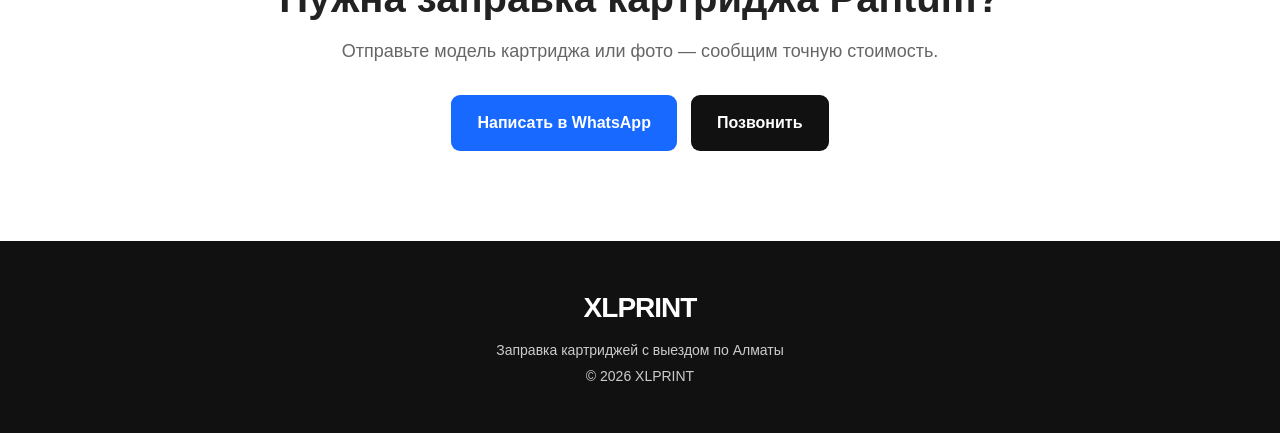
<file: pantum.html>
<!DOCTYPE html>
<html lang="ru">

<head>

    <!-- Google tag (gtag.js) -->
<script async src="https://www.googletagmanager.com/gtag/js?id=G-WHZZTXKTEB"></script>
<script>
  window.dataLayer = window.dataLayer || [];
  function gtag(){dataLayer.push(arguments);}
  gtag('js', new Date());

  gtag('config', 'G-WHZZTXKTEB');
</script>

    <meta charset="UTF-8">

    <meta name="viewport" content="width=device-width, initial-scale=1.0">

    <title>Заправка картриджей Pantum в Алматы | XLPRINT</title>

    <meta name="description"
          content="Заправка лазерных картриджей Pantum с выездом по Алматы от 2 500 ₸. Заправка и восстановление картриджей Pantum. XLPRINT.">

    <link rel="stylesheet" href="style.css">

</head>

<body>


<!-- WHATSAPP -->

<a href="https://wa.me/77072226494?text=Здравствуйте!%20Мне%20нужна%20заправка%20картриджа%20Pantum."
   class="whatsapp-float"
   target="_blank"
   rel="noopener noreferrer"
   aria-label="Написать в WhatsApp">

    <svg viewBox="0 0 32 32" aria-hidden="true">
        <path d="M16 3C8.82 3 3 8.82 3 16c0 2.3.6 4.45 1.75 6.35L3 29l6.85-1.7A12.94 12.94 0 0 0 16 29c7.18 0 13-5.82 13-13S23.18 3 16 3zm0 23.5c-2.03 0-3.92-.6-5.5-1.65l-.4-.25-4.07 1.02 1.08-3.96-.27-.41A10.5 10.5 0 1 1 16 26.5zm5.76-7.82c-.31-.16-1.83-.9-2.11-1-.28-.1-.49-.16-.7.16-.2.31-.8 1-.98 1.2-.18.2-.36.23-.67.08-.31-.16-1.3-.48-2.47-1.52-.91-.81-1.52-1.81-1.7-2.12-.18-.31-.02-.48.14-.64.14-.14.31-.36.47-.54.16-.18.2-.31.31-.52.1-.2.05-.39-.03-.54-.08-.16-.7-1.69-.96-2.31-.25-.6-.51-.52-.7-.53h-.6c-.2 0-.54.08-.83.39-.28.31-1.08 1.05-1.08 2.56s1.1 2.97 1.26 3.18c.16.2 2.16 3.3 5.24 4.63.73.31 1.3.5 1.75.64.74.23 1.41.2 1.94.12.59-.09 1.83-.75 2.09-1.47.26-.72.26-1.34.18-1.47-.08-.13-.28-.2-.59-.36z"/>
    </svg>

</a>


<!-- ШАПКА -->

<header>

    <div class="logo">
        XLPRINT
    </div>

    <nav>
        <a href="index.html">Главная</a>
        <a href="services.html">Услуги</a>
        <a href="prices.html">Цены</a>
        <a href="business.html">Для бизнеса</a>
        <a href="index.html#contacts">Контакты</a>
    </nav>

    <a href="tel:+77072226494" class="phone">
        Позвонить
    </a>

</header>


<main>


<!-- ГЛАВНЫЙ БЛОК -->

<section class="brand-hero">

    <div class="brand-content">

        <div class="badge">
            Pantum • Выезд по Алматы
        </div>

        <h1>
            Заправка картриджей
            <span>Pantum от 2 500 ₸</span>
        </h1>

        <p>
            Заправляем лазерные картриджи Pantum
            с выездом к вам домой или в офис.
        </p>

        <div class="buttons">

            <a href="https://wa.me/77072226494?text=Здравствуйте!%20Мне%20нужна%20заправка%20картриджа%20Pantum."
               class="button"
               target="_blank"
               rel="noopener noreferrer">

                Узнать стоимость

            </a>

            <a href="tel:+77072226494"
               class="button secondary">

                Позвонить

            </a>

        </div>

    </div>

</section>


<!-- УСЛУГИ -->

<section class="brand-services">

    <h2>
        Услуги для картриджей Pantum
    </h2>

    <div class="brand-services-grid">


        <div class="service">

            <h3>
                Заправка
            </h3>

            <p>
                Заправка лазерных картриджей Pantum тонером.
            </p>

        </div>


        <div class="service">

            <h3>
                Восстановление
            </h3>

            <p>
                Восстановление картриджа
                и замена изношенных деталей при необходимости.
            </p>

        </div>


        <div class="service">

            <h3>
                Фотобарабан
            </h3>

            <p>
                Проверка и замена фотобарабана
                при необходимости.
            </p>

        </div>


        <div class="service">

            <h3>
                Чип
            </h3>

            <p>
                Замена чипа картриджа
                при необходимости.
            </p>

        </div>


    </div>

</section>


<!-- ПОПУЛЯРНЫЕ МОДЕЛИ -->

<section class="brand-models">

    <h2>
        Популярные модели принтеров Pantum
    </h2>

    <p>
        Если вы не знаете модель картриджа,
        отправьте нам фото картриджа или принтера —
        поможем определить модель.
    </p>

    <div class="models">

        <span>Pantum P2200</span>
        <span>Pantum P2500</span>
        <span>Pantum P3300</span>
        <span>Pantum M6500</span>
        <span>Pantum M6550</span>
        <span>Pantum M6700</span>
        <span>Pantum M7100</span>
        <span>Pantum M7200</span>

    </div>

</section>


<!-- ФИНАЛЬНЫЙ БЛОК -->

<section class="contact">

    <h2>
        Нужна заправка картриджа Pantum?
    </h2>

    <p>
        Отправьте модель картриджа или фото —
        сообщим точную стоимость.
    </p>

    <div class="buttons" style="justify-content: center;">

        <a href="https://wa.me/77072226494?text=Здравствуйте!%20Хочу%20заправить%20картридж%20Pantum."
           class="button"
           target="_blank"
           rel="noopener noreferrer">

            Написать в WhatsApp

        </a>

        <a href="tel:+77072226494"
           class="button secondary">

            Позвонить

        </a>

    </div>

</section>


</main>


<!-- ПОДВАЛ -->

<footer>

    <div class="logo">
        XLPRINT
    </div>

    <p>
        Заправка картриджей с выездом по Алматы
    </p>

    <p>
        © 2026 XLPRINT
    </p>

</footer>


</body>

</html>
</file>
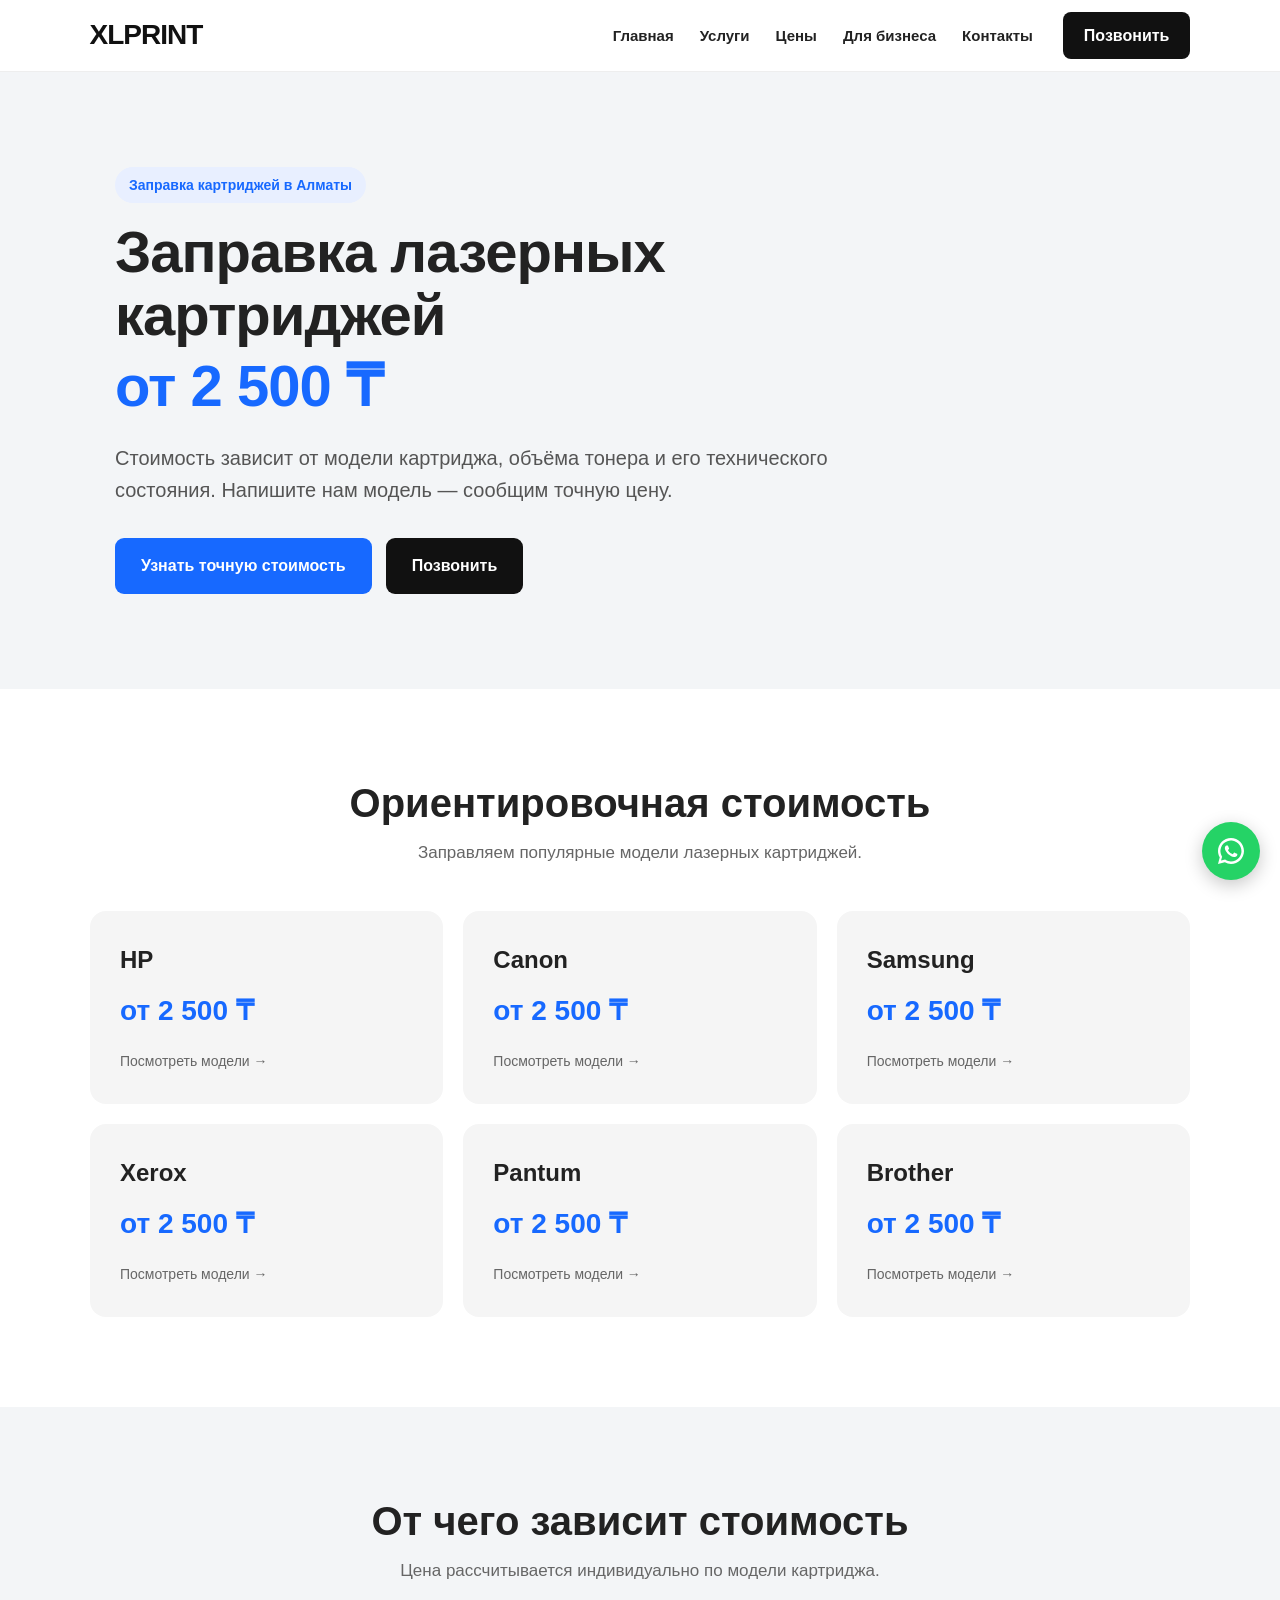
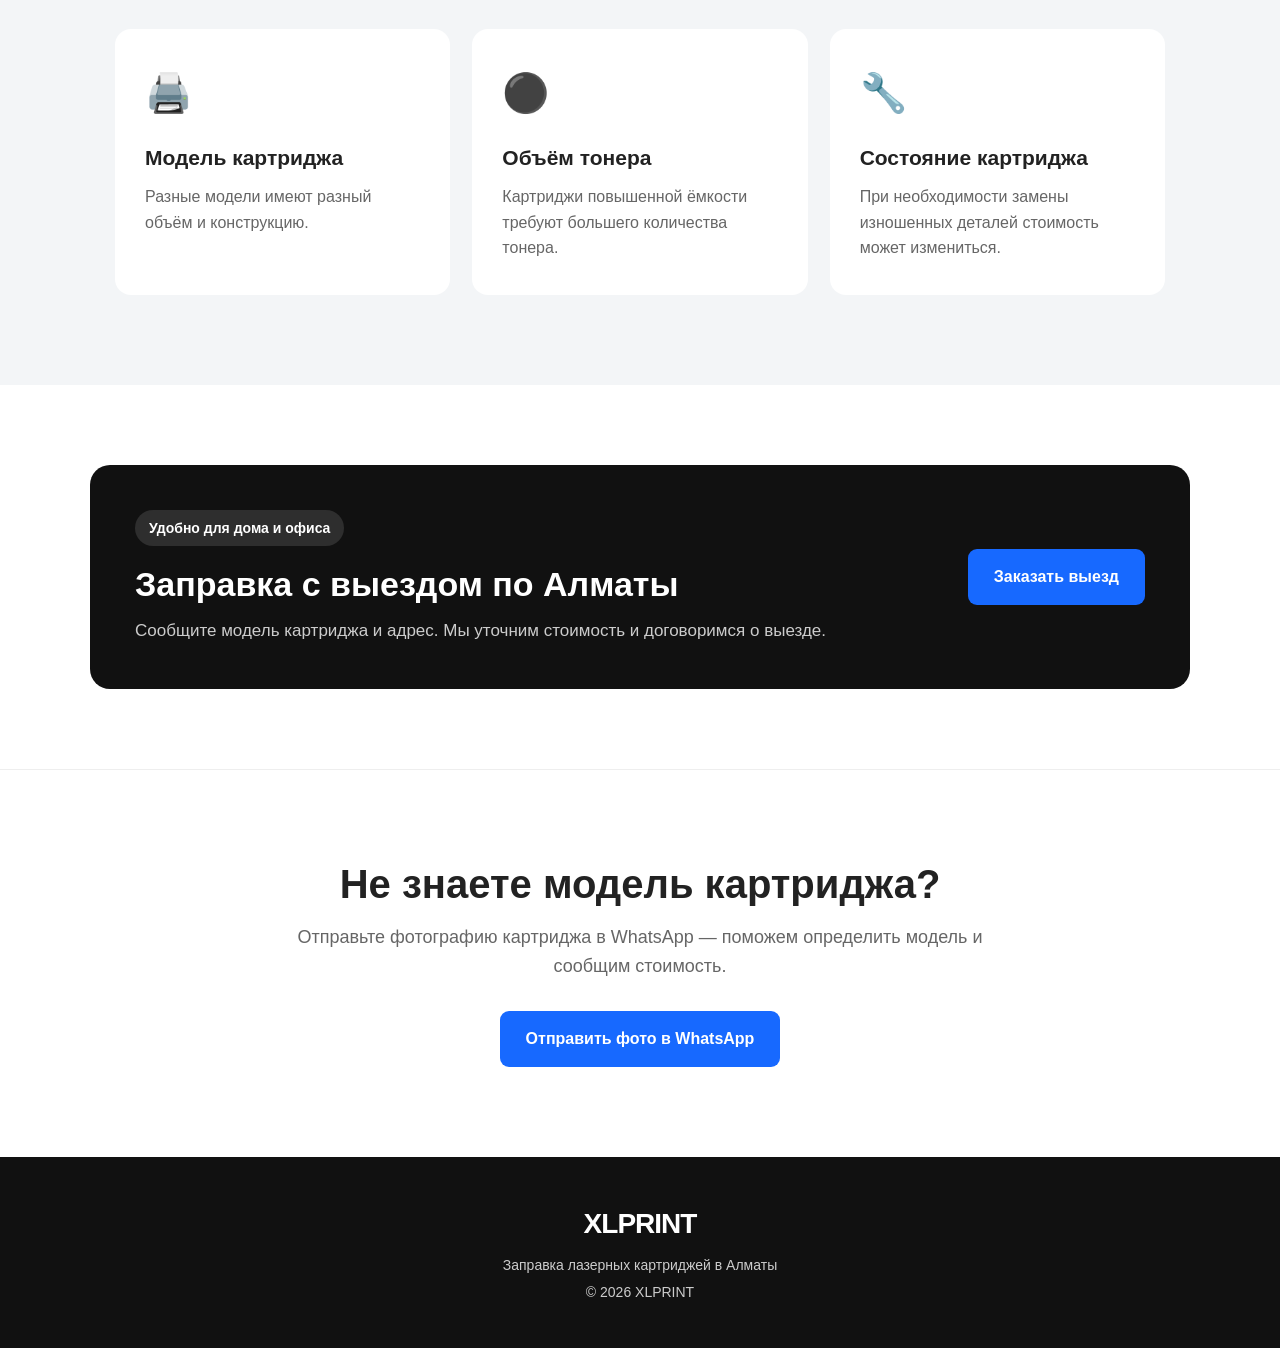
<file: prices.html>
<!DOCTYPE html>
<html lang="ru">

<head>
    <!-- Google tag (gtag.js) -->
<script async src="https://www.googletagmanager.com/gtag/js?id=G-WHZZTXKTEB"></script>
<script>
  window.dataLayer = window.dataLayer || [];
  function gtag(){dataLayer.push(arguments);}
  gtag('js', new Date());

  gtag('config', 'G-WHZZTXKTEB');
</script>
    <meta charset="UTF-8">
    <meta name="viewport" content="width=device-width, initial-scale=1.0">

    <title>Цены на заправку картриджей в Алматы | XLPRINT</title>

    <meta name="description"
          content="Заправка лазерных картриджей в Алматы от 2 500 ₸. HP, Canon, Samsung, Xerox, Pantum, Brother. Выезд по Алматы. XLPRINT.">

    <link rel="stylesheet" href="style.css">
</head>

<body>


<!-- WHATSAPP -->

<a href="https://wa.me/77072226494?text=Здравствуйте!%20Хочу%20узнать%20стоимость%20заправки%20картриджа."
   class="whatsapp-float"
   target="_blank"
   rel="noopener noreferrer"
   aria-label="Написать в WhatsApp">

    <svg viewBox="0 0 32 32" aria-hidden="true">
        <path d="M16 3C8.82 3 3 8.82 3 16c0 2.3.6 4.45 1.75 6.35L3 29l6.85-1.7A12.94 12.94 0 0 0 16 29c7.18 0 13-5.82 13-13S23.18 3 16 3zm0 23.5c-2.03 0-3.92-.6-5.5-1.65l-.4-.25-4.07 1.02 1.08-3.96-.27-.41A10.5 10.5 0 1 1 16 26.5zm5.76-7.82c-.31-.16-1.83-.9-2.11-1-.28-.1-.49-.16-.7.16-.2.31-.8 1-.98 1.2-.18.2-.36.23-.67.08-.31-.16-1.3-.48-2.47-1.52-.91-.81-1.52-1.81-1.7-2.12-.18-.31-.02-.48.14-.64.14-.14.31-.36.47-.54.16-.18.2-.31.31-.52.1-.2.05-.39-.03-.54-.08-.16-.7-1.69-.96-2.31-.25-.6-.51-.52-.7-.53h-.6c-.2 0-.54.08-.83.39-.28.31-1.08 1.05-1.08 2.56s1.1 2.97 1.26 3.18c.16.2 2.16 3.3 5.24 4.63.73.31 1.3.5 1.75.64.74.23 1.41.2 1.94.12.59-.09 1.83-.75 2.09-1.47.26-.72.26-1.34.18-1.47-.08-.13-.28-.2-.59-.36z"/>
    </svg>

</a>


<!-- ШАПКА -->

<header>

    <div class="logo">
        XLPRINT
    </div>

    <nav>
        <a href="index.html">Главная</a>
        <a href="services.html">Услуги</a>
        <a href="prices.html">Цены</a>
        <a href="business.html">Для бизнеса</a>
        <a href="index.html#contacts">Контакты</a>
    </nav>

    <a href="tel:+77072226494" class="phone">
        Позвонить
    </a>

</header>


<main>


<!-- ГЛАВНЫЙ БЛОК -->

<section class="price-hero">

    <div class="price-hero-content">

        <div class="badge">
            Заправка картриджей в Алматы
        </div>

        <h1>
            Заправка лазерных картриджей
            <span>от 2 500 ₸</span>
        </h1>

        <p>
            Стоимость зависит от модели картриджа,
            объёма тонера и его технического состояния.
            Напишите нам модель — сообщим точную цену.
        </p>

        <div class="buttons">

            <a href="https://wa.me/77072226494?text=Здравствуйте!%20Хочу%20узнать%20стоимость%20заправки%20картриджа."
               class="button"
               target="_blank"
               rel="noopener noreferrer">

                Узнать точную стоимость

            </a>

            <a href="tel:+77072226494"
               class="button secondary">

                Позвонить

            </a>

        </div>

    </div>

</section>


<!-- БРЕНДЫ И ЦЕНЫ -->

<section class="price-brands">

    <div class="section-heading">

        <h2>
            Ориентировочная стоимость
        </h2>

        <p>
            Заправляем популярные модели лазерных картриджей.
        </p>

    </div>


    <div class="price-brand-grid">


        <a href="hp.html" class="price-brand-card">

            <div class="price-brand-name">
                HP
            </div>

            <div class="price-brand-value">
                от 2 500 ₸
            </div>

            <span>
                Посмотреть модели →
            </span>

        </a>


        <a href="canon.html" class="price-brand-card">

            <div class="price-brand-name">
                Canon
            </div>

            <div class="price-brand-value">
                от 2 500 ₸
            </div>

            <span>
                Посмотреть модели →
            </span>

        </a>


        <a href="samsung.html" class="price-brand-card">

            <div class="price-brand-name">
                Samsung
            </div>

            <div class="price-brand-value">
                от 2 500 ₸
            </div>

            <span>
                Посмотреть модели →
            </span>

        </a>


        <a href="xerox.html" class="price-brand-card">

            <div class="price-brand-name">
                Xerox
            </div>

            <div class="price-brand-value">
                от 2 500 ₸
            </div>

            <span>
                Посмотреть модели →
            </span>

        </a>


        <a href="pantum.html" class="price-brand-card">

            <div class="price-brand-name">
                Pantum
            </div>

            <div class="price-brand-value">
                от 2 500 ₸
            </div>

            <span>
                Посмотреть модели →
            </span>

        </a>


        <a href="brother.html" class="price-brand-card">

            <div class="price-brand-name">
                Brother
            </div>

            <div class="price-brand-value">
                от 2 500 ₸
            </div>

            <span>
                Посмотреть модели →
            </span>

        </a>


    </div>

</section>


<!-- ОТ ЧЕГО ЗАВИСИТ ЦЕНА -->

<section class="price-factors">

    <div class="section-heading">

        <h2>
            От чего зависит стоимость
        </h2>

        <p>
            Цена рассчитывается индивидуально по модели картриджа.
        </p>

    </div>


    <div class="price-factor-grid">

        <div class="price-factor-card">

            <div class="price-factor-icon">
                🖨️
            </div>

            <h3>
                Модель картриджа
            </h3>

            <p>
                Разные модели имеют разный объём
                и конструкцию.
            </p>

        </div>


        <div class="price-factor-card">

            <div class="price-factor-icon">
                ⚫
            </div>

            <h3>
                Объём тонера
            </h3>

            <p>
                Картриджи повышенной ёмкости
                требуют большего количества тонера.
            </p>

        </div>


        <div class="price-factor-card">

            <div class="price-factor-icon">
                🔧
            </div>

            <h3>
                Состояние картриджа
            </h3>

            <p>
                При необходимости замены изношенных деталей
                стоимость может измениться.
            </p>

        </div>

    </div>

</section>


<!-- ВЫЕЗД -->

<section class="price-delivery">

    <div class="price-delivery-content">

        <div>

            <div class="badge">
                Удобно для дома и офиса
            </div>

            <h2>
                Заправка с выездом по Алматы
            </h2>

            <p>
                Сообщите модель картриджа и адрес.
                Мы уточним стоимость и договоримся о выезде.
            </p>

        </div>

        <a href="https://wa.me/77072226494?text=Здравствуйте!%20Мне%20нужна%20заправка%20картриджа%20с%20выездом."
           class="button"
           target="_blank"
           rel="noopener noreferrer">

            Заказать выезд

        </a>

    </div>

</section>


<!-- ФИНАЛЬНЫЙ БЛОК -->

<section class="contact">

    <h2>
        Не знаете модель картриджа?
    </h2>

    <p>
        Отправьте фотографию картриджа в WhatsApp —
        поможем определить модель и сообщим стоимость.
    </p>

    <a href="https://wa.me/77072226494?text=Здравствуйте!%20Хочу%20узнать%20стоимость%20заправки.%20Отправляю%20фото%20картриджа."
       class="button"
       target="_blank"
       rel="noopener noreferrer">

        Отправить фото в WhatsApp

    </a>

</section>


</main>


<footer>

    <div class="logo">
        XLPRINT
    </div>

    <p>
        Заправка лазерных картриджей в Алматы
    </p>

    <p>
        © 2026 XLPRINT
    </p>

</footer>


</body>

</html>
</file>
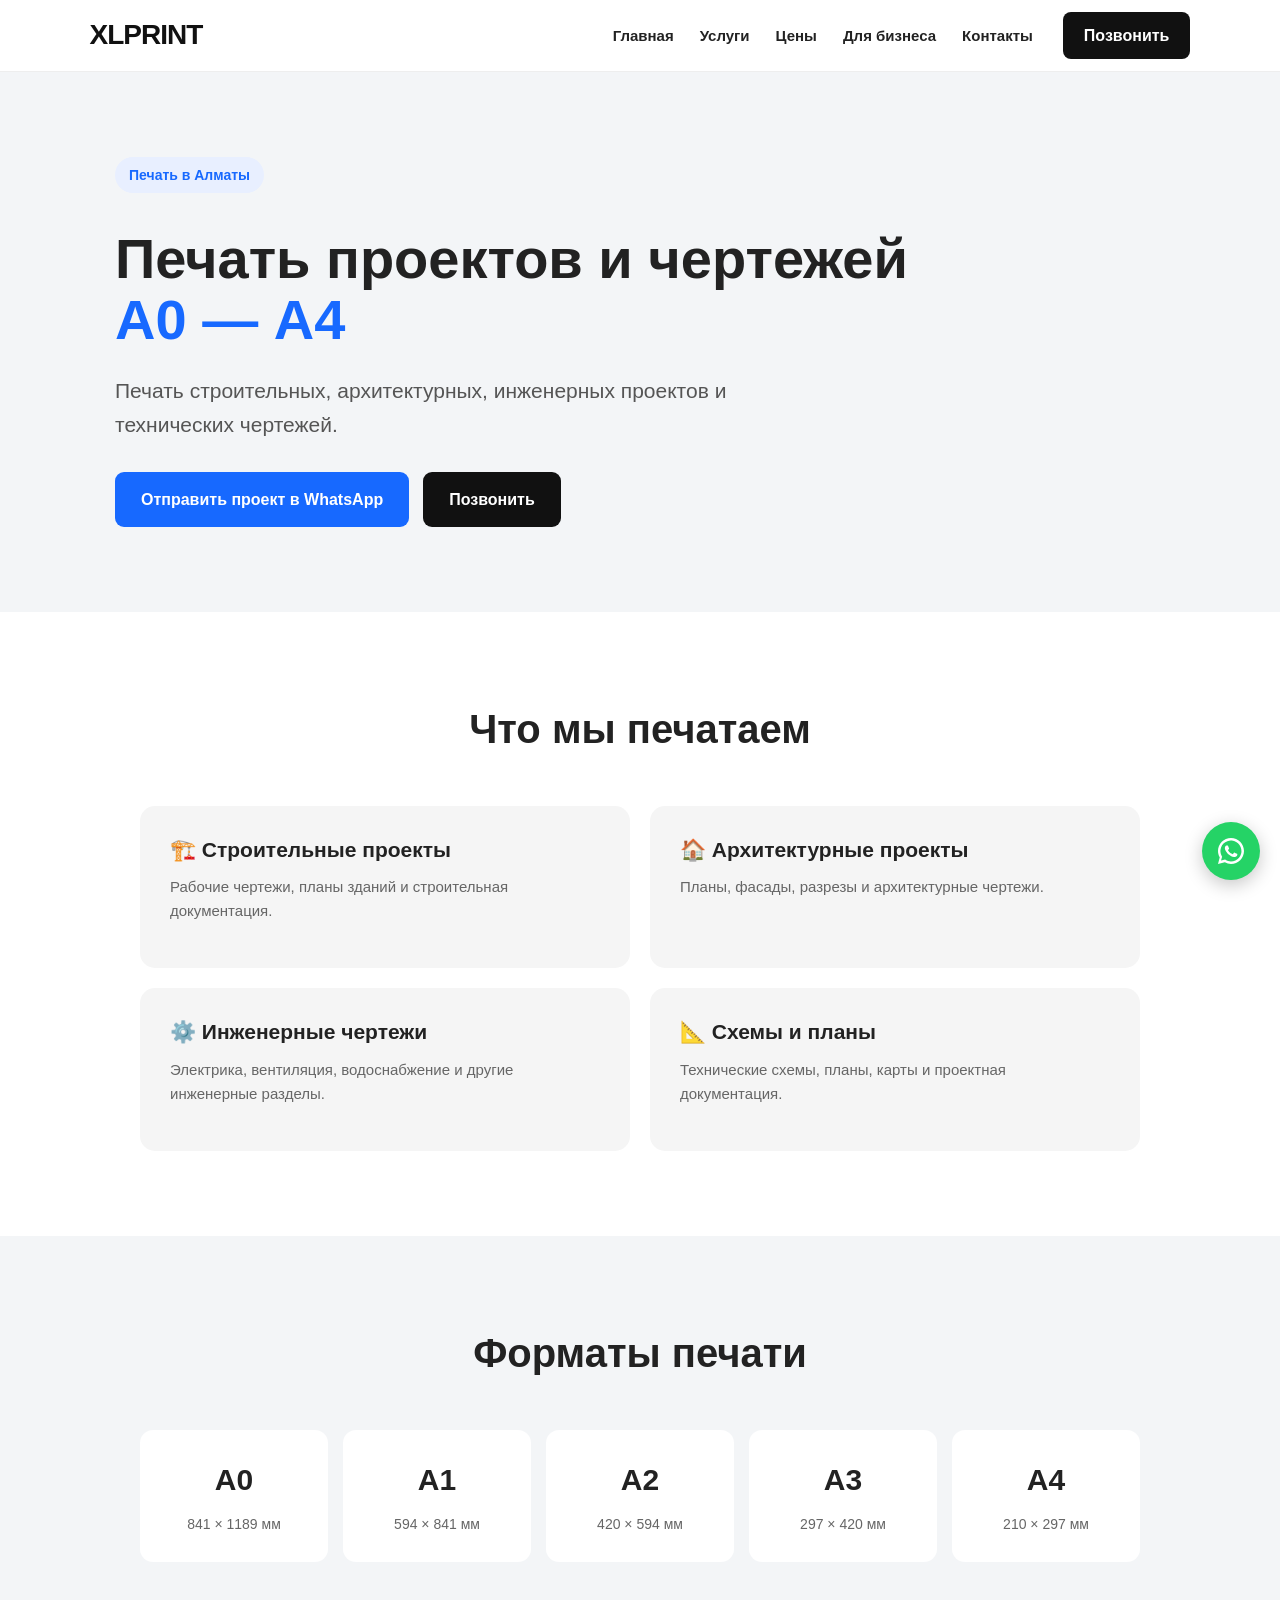
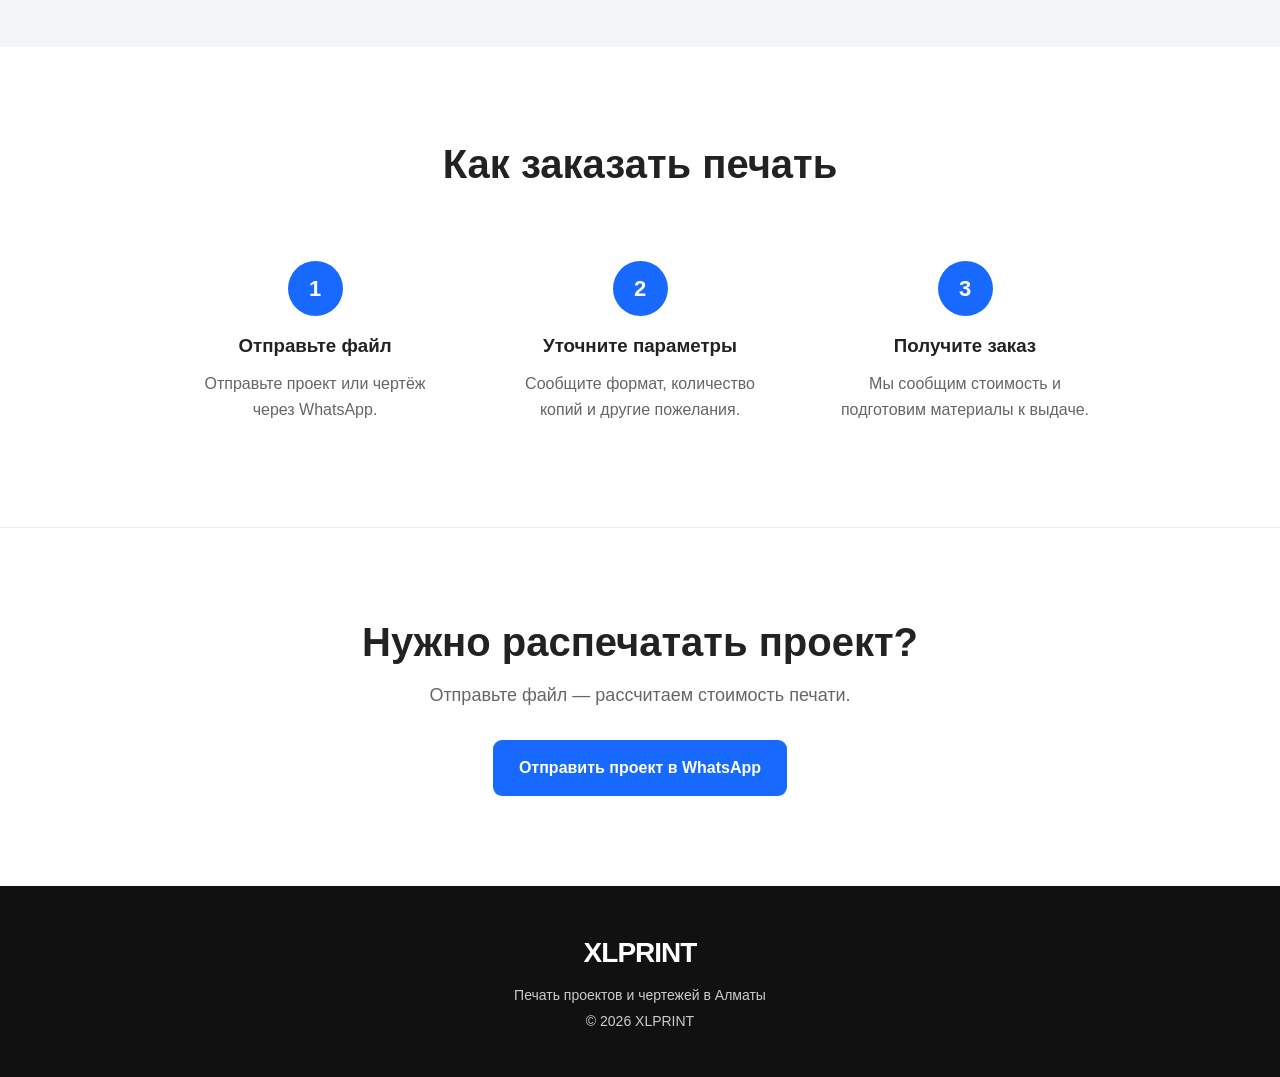
<file: projects.html>
<!DOCTYPE html>
<html lang="ru">

<head>
    <!-- Google tag (gtag.js) -->
<script async src="https://www.googletagmanager.com/gtag/js?id=G-WHZZTXKTEB"></script>
<script>
  window.dataLayer = window.dataLayer || [];
  function gtag(){dataLayer.push(arguments);}
  gtag('js', new Date());

  gtag('config', 'G-WHZZTXKTEB');
</script>
    <meta charset="UTF-8">
    <meta name="viewport" content="width=device-width, initial-scale=1.0">

    <title>Печать проектов и чертежей в Алматы | XLPRINT</title>

    <meta name="description"
          content="Печать проектов и чертежей в Алматы. Форматы А0, А1, А2, А3 и А4. Архитектурные, строительные и инженерные чертежи. XLPRINT.">

    <link rel="stylesheet" href="style.css">
</head>

<body>


<!-- WHATSAPP -->

<a href="https://wa.me/77479157556?text=Здравствуйте!%20Хочу%20заказать%20печать%20проекта%20или%20чертежа."
   class="whatsapp-float"
   target="_blank"
   rel="noopener noreferrer"
   aria-label="Написать в WhatsApp">

    <svg viewBox="0 0 32 32" aria-hidden="true">
        <path d="M16 3C8.82 3 3 8.82 3 16c0 2.3.6 4.45 1.75 6.35L3 29l6.85-1.7A12.94 12.94 0 0 0 16 29c7.18 0 13-5.82 13-13S23.18 3 16 3zm0 23.5c-2.03 0-3.92-.6-5.5-1.65l-.4-.25-4.07 1.02 1.08-3.96-.27-.41A10.5 10.5 0 1 1 16 26.5zm5.76-7.82c-.31-.16-1.83-.9-2.11-1-.28-.1-.49-.16-.7.16-.2.31-.8 1-.98 1.2-.18.2-.36.23-.67.08-.31-.16-1.3-.48-2.47-1.52-.91-.81-1.52-1.81-1.7-2.12-.18-.31-.02-.48.14-.64.14-.14.31-.36.47-.54.16-.18.2-.31.31-.52.1-.2.05-.39-.03-.54-.08-.16-.7-1.69-.96-2.31-.25-.6-.51-.52-.7-.53h-.6c-.2 0-.54.08-.83.39-.28.31-1.08 1.05-1.08 2.56s1.1 2.97 1.26 3.18c.16.2 2.16 3.3 5.24 4.63.73.31 1.3.5 1.75.64.74.23 1.41.2 1.94.12.59-.09 1.83-.75 2.09-1.47.26-.72.26-1.34.18-1.47-.08-.13-.28-.2-.59-.36z"/>
    </svg>

</a>


<!-- ШАПКА -->

<header>

    <div class="logo">
        XLPRINT
    </div>

    <nav>

        <a href="index.html">
            Главная
        </a>

        <a href="services.html">
            Услуги
        </a>

        <a href="prices.html">
            Цены
        </a>

        <a href="business.html">
            Для бизнеса
        </a>

        <a href="index.html#contacts">
            Контакты
        </a>

    </nav>

    <a href="tel:+77479157556"
       class="phone">

        Позвонить

    </a>

</header>


<main>


<!-- ГЛАВНЫЙ БЛОК -->

<section class="projects-hero">

    <div class="projects-content">

        <div class="badge">
            Печать в Алматы
        </div>

        <h1>
            Печать проектов и чертежей
            <span>А0 — А4</span>
        </h1>

        <p>
            Печать строительных, архитектурных,
            инженерных проектов и технических чертежей.
        </p>

        <div class="buttons">

            <a href="https://wa.me/77479157556?text=Здравствуйте!%20Хочу%20заказать%20печать%20проекта%20или%20чертежа."
               class="button"
               target="_blank"
               rel="noopener noreferrer">

                Отправить проект в WhatsApp

            </a>

            <a href="tel:+77479157556"
               class="button secondary">

                Позвонить

            </a>

        </div>

    </div>

</section>


<!-- ЧТО ПЕЧАТАЕМ -->

<section class="project-types">

    <h2>
        Что мы печатаем
    </h2>

    <div class="project-grid">


        <div class="service">

            <h3>
                🏗️ Строительные проекты
            </h3>

            <p>
                Рабочие чертежи, планы зданий
                и строительная документация.
            </p>

        </div>


        <div class="service">

            <h3>
                🏠 Архитектурные проекты
            </h3>

            <p>
                Планы, фасады, разрезы
                и архитектурные чертежи.
            </p>

        </div>


        <div class="service">

            <h3>
                ⚙️ Инженерные чертежи
            </h3>

            <p>
                Электрика, вентиляция,
                водоснабжение и другие инженерные разделы.
            </p>

        </div>


        <div class="service">

            <h3>
                📐 Схемы и планы
            </h3>

            <p>
                Технические схемы, планы,
                карты и проектная документация.
            </p>

        </div>


    </div>

</section>


<!-- ФОРМАТЫ -->

<section class="project-formats">

    <h2>
        Форматы печати
    </h2>

    <div class="project-format-list">

        <div>
            <strong>А0</strong>
            <span>841 × 1189 мм</span>
        </div>

        <div>
            <strong>А1</strong>
            <span>594 × 841 мм</span>
        </div>

        <div>
            <strong>А2</strong>
            <span>420 × 594 мм</span>
        </div>

        <div>
            <strong>А3</strong>
            <span>297 × 420 мм</span>
        </div>

        <div>
            <strong>А4</strong>
            <span>210 × 297 мм</span>
        </div>

    </div>

</section>


<!-- КАК ЗАКАЗАТЬ -->

<section class="project-order">

    <h2>
        Как заказать печать
    </h2>

    <div class="project-steps">


        <div>

            <strong>1</strong>

            <h3>
                Отправьте файл
            </h3>

            <p>
                Отправьте проект или чертёж
                через WhatsApp.
            </p>

        </div>


        <div>

            <strong>2</strong>

            <h3>
                Уточните параметры
            </h3>

            <p>
                Сообщите формат,
                количество копий и другие пожелания.
            </p>

        </div>


        <div>

            <strong>3</strong>

            <h3>
                Получите заказ
            </h3>

            <p>
                Мы сообщим стоимость
                и подготовим материалы к выдаче.
            </p>

        </div>


    </div>

</section>


<!-- ФИНАЛЬНЫЙ БЛОК -->

<section class="contact">

    <h2>
        Нужно распечатать проект?
    </h2>

    <p>
        Отправьте файл — рассчитаем стоимость печати.
    </p>

    <a href="https://wa.me/77479157556?text=Здравствуйте!%20Хочу%20узнать%20стоимость%20печати%20проекта%20или%20чертежа."
       class="button"
       target="_blank"
       rel="noopener noreferrer">

        Отправить проект в WhatsApp

    </a>

</section>


</main>


<!-- ПОДВАЛ -->

<footer>

    <div class="logo">
        XLPRINT
    </div>

    <p>
        Печать проектов и чертежей в Алматы
    </p>

    <p>
        © 2026 XLPRINT
    </p>

</footer>


</body>

</html>
</file>
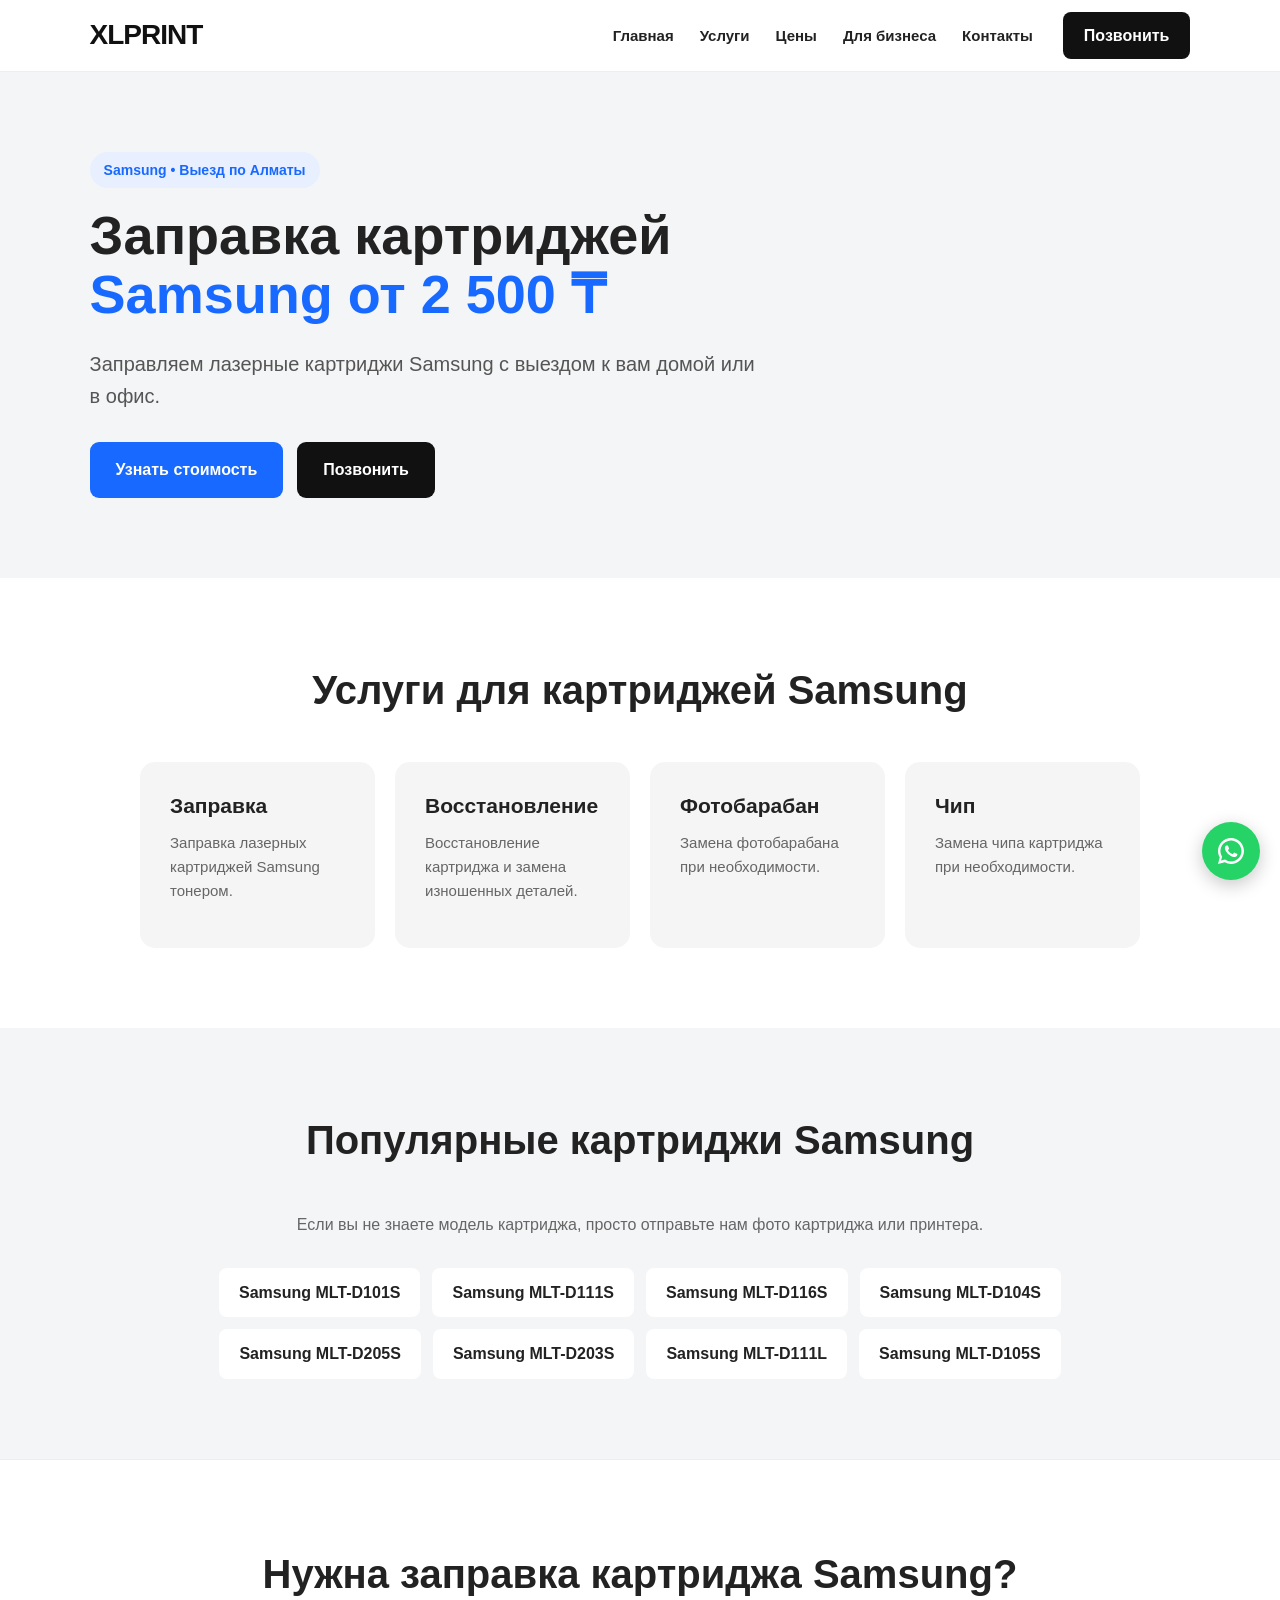
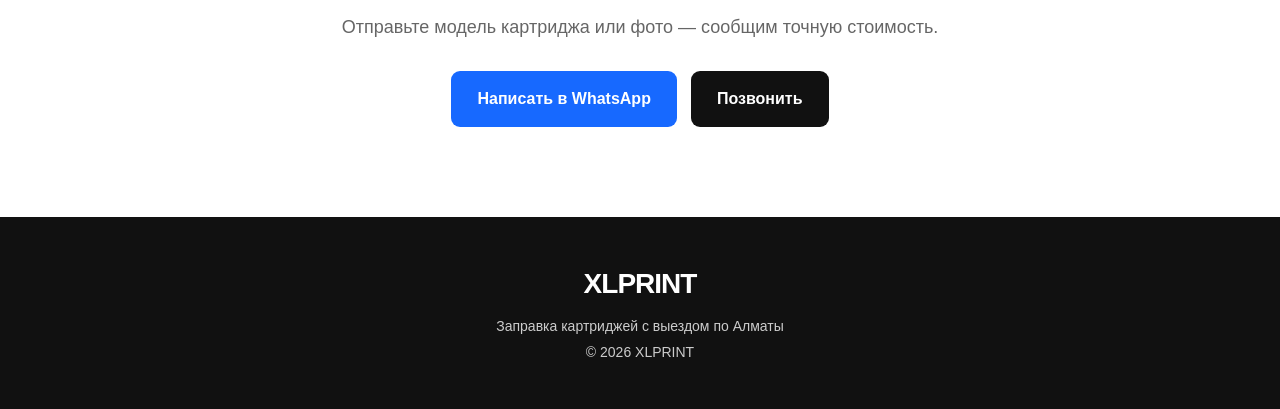
<file: samsung.html>
<!DOCTYPE html>
<html lang="ru">

<head>

    <!-- Google tag (gtag.js) -->
<script async src="https://www.googletagmanager.com/gtag/js?id=G-WHZZTXKTEB"></script>
<script>
  window.dataLayer = window.dataLayer || [];
  function gtag(){dataLayer.push(arguments);}
  gtag('js', new Date());

  gtag('config', 'G-WHZZTXKTEB');
</script>
    <meta charset="UTF-8">

    <meta name="viewport" content="width=device-width, initial-scale=1.0">

    <title>Заправка картриджей Samsung в Алматы | XLPRINT</title>

    <meta name="description"
          content="Заправка лазерных картриджей Samsung с выездом по Алматы от 2 500 ₸. Заправка, восстановление, замена фотобарабана и чипа. XLPRINT.">

    <link rel="stylesheet" href="style.css">

</head>

<body>


<!-- WHATSAPP -->

<a href="https://wa.me/77072226494?text=Здравствуйте!%20Мне%20нужна%20заправка%20картриджа%20Samsung."
   class="whatsapp-float"
   target="_blank"
   rel="noopener noreferrer"
   aria-label="Написать в WhatsApp">

    <svg viewBox="0 0 32 32" aria-hidden="true">
        <path d="M16 3C8.82 3 3 8.82 3 16c0 2.3.6 4.45 1.75 6.35L3 29l6.85-1.7A12.94 12.94 0 0 0 16 29c7.18 0 13-5.82 13-13S23.18 3 16 3zm0 23.5c-2.03 0-3.92-.6-5.5-1.65l-.4-.25-4.07 1.02 1.08-3.96-.27-.41A10.5 10.5 0 1 1 16 26.5zm5.76-7.82c-.31-.16-1.83-.9-2.11-1-.28-.1-.49-.16-.7.16-.2.31-.8 1-.98 1.2-.18.2-.36.23-.67.08-.31-.16-1.3-.48-2.47-1.52-.91-.81-1.52-1.81-1.7-2.12-.18-.31-.02-.48.14-.64.14-.14.31-.36.47-.54.16-.18.2-.31.31-.52.1-.2.05-.39-.03-.54-.08-.16-.7-1.69-.96-2.31-.25-.6-.51-.52-.7-.53h-.6c-.2 0-.54.08-.83.39-.28.31-1.08 1.05-1.08 2.56s1.1 2.97 1.26 3.18c.16.2 2.16 3.3 5.24 4.63.73.31 1.3.5 1.75.64.74.23 1.41.2 1.94.12.59-.09 1.83-.75 2.09-1.47.26-.72.26-1.34.18-1.47-.08-.13-.28-.2-.59-.36z"/>
    </svg>

</a>


<!-- ШАПКА -->

<header>

    <div class="logo">
        XLPRINT
    </div>

    <nav>
        <a href="index.html">Главная</a>
        <a href="services.html">Услуги</a>
        <a href="prices.html">Цены</a>
        <a href="business.html">Для бизнеса</a>
        <a href="index.html#contacts">Контакты</a>
    </nav>

    <a href="tel:+77072226494" class="phone">
        Позвонить
    </a>

</header>


<main>


<!-- ГЛАВНЫЙ БЛОК -->

<section class="brand-hero">

    <div class="brand-content">

        <div class="badge">
            Samsung • Выезд по Алматы
        </div>

        <h1>
            Заправка картриджей
            <span>Samsung от 2 500 ₸</span>
        </h1>

        <p>
            Заправляем лазерные картриджи Samsung с выездом
            к вам домой или в офис.
        </p>

        <div class="buttons">

            <a href="https://wa.me/77072226494?text=Здравствуйте!%20Мне%20нужна%20заправка%20картриджа%20Samsung."
               class="button"
               target="_blank"
               rel="noopener noreferrer">

                Узнать стоимость

            </a>

            <a href="tel:+77072226494"
               class="button secondary">

                Позвонить

            </a>

        </div>

    </div>

</section>


<!-- УСЛУГИ -->

<section class="brand-services">

    <h2>
        Услуги для картриджей Samsung
    </h2>

    <div class="brand-services-grid">


        <div class="service">

            <h3>
                Заправка
            </h3>

            <p>
                Заправка лазерных картриджей Samsung тонером.
            </p>

        </div>


        <div class="service">

            <h3>
                Восстановление
            </h3>

            <p>
                Восстановление картриджа
                и замена изношенных деталей.
            </p>

        </div>


        <div class="service">

            <h3>
                Фотобарабан
            </h3>

            <p>
                Замена фотобарабана при необходимости.
            </p>

        </div>


        <div class="service">

            <h3>
                Чип
            </h3>

            <p>
                Замена чипа картриджа при необходимости.
            </p>

        </div>


    </div>

</section>


<!-- ПОПУЛЯРНЫЕ МОДЕЛИ -->

<section class="brand-models">

    <h2>
        Популярные картриджи Samsung
    </h2>

    <p>
        Если вы не знаете модель картриджа,
        просто отправьте нам фото картриджа или принтера.
    </p>

    <div class="models">

        <span>Samsung MLT-D101S</span>
        <span>Samsung MLT-D111S</span>
        <span>Samsung MLT-D116S</span>
        <span>Samsung MLT-D104S</span>
        <span>Samsung MLT-D205S</span>
        <span>Samsung MLT-D203S</span>
        <span>Samsung MLT-D111L</span>
        <span>Samsung MLT-D105S</span>

    </div>

</section>


<!-- ФИНАЛЬНЫЙ БЛОК -->

<section class="contact">

    <h2>
        Нужна заправка картриджа Samsung?
    </h2>

    <p>
        Отправьте модель картриджа или фото —
        сообщим точную стоимость.
    </p>

    <div class="buttons" style="justify-content: center;">

        <a href="https://wa.me/77072226494?text=Здравствуйте!%20Хочу%20заправить%20картридж%20Samsung."
           class="button"
           target="_blank"
           rel="noopener noreferrer">

            Написать в WhatsApp

        </a>

        <a href="tel:+77072226494"
           class="button secondary">

            Позвонить

        </a>

    </div>

</section>


</main>


<!-- ПОДВАЛ -->

<footer>

    <div class="logo">
        XLPRINT
    </div>

    <p>
        Заправка картриджей с выездом по Алматы
    </p>

    <p>
        © 2026 XLPRINT
    </p>

</footer>


</body>

</html>
</file>
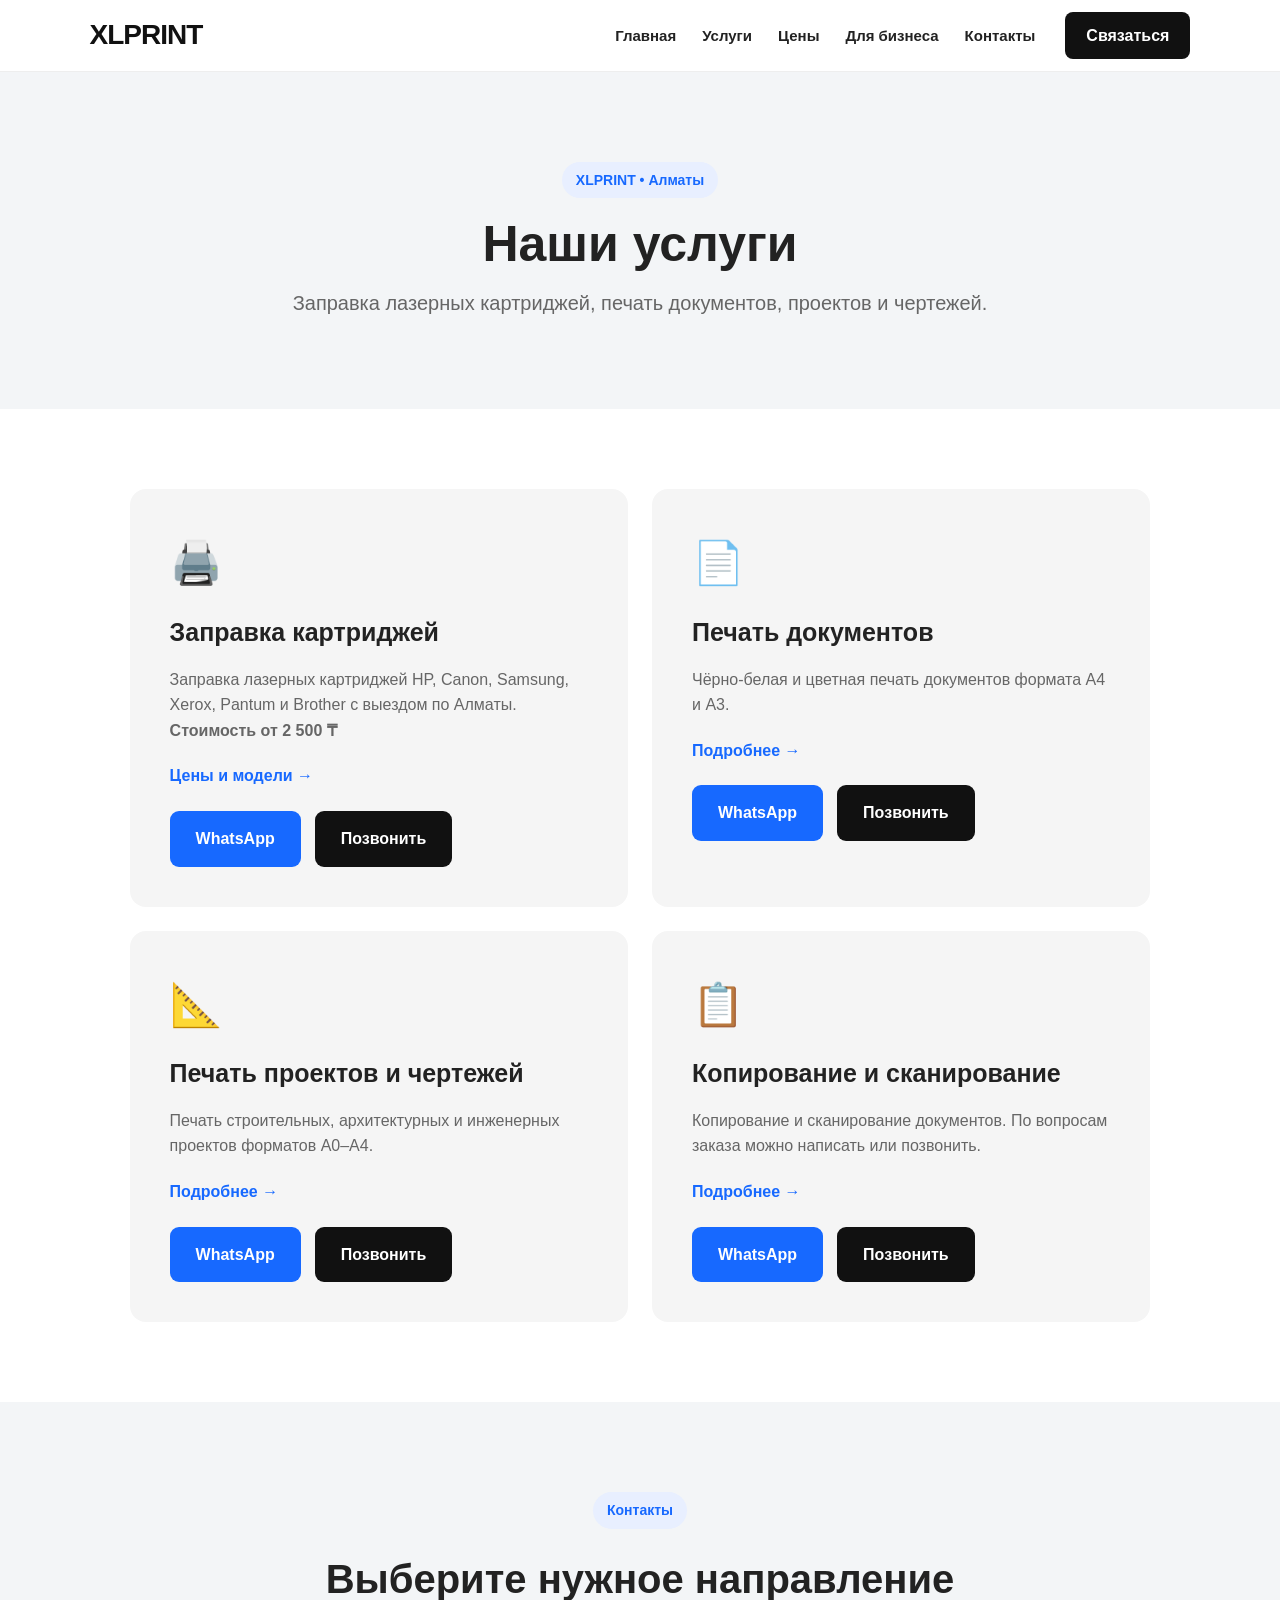
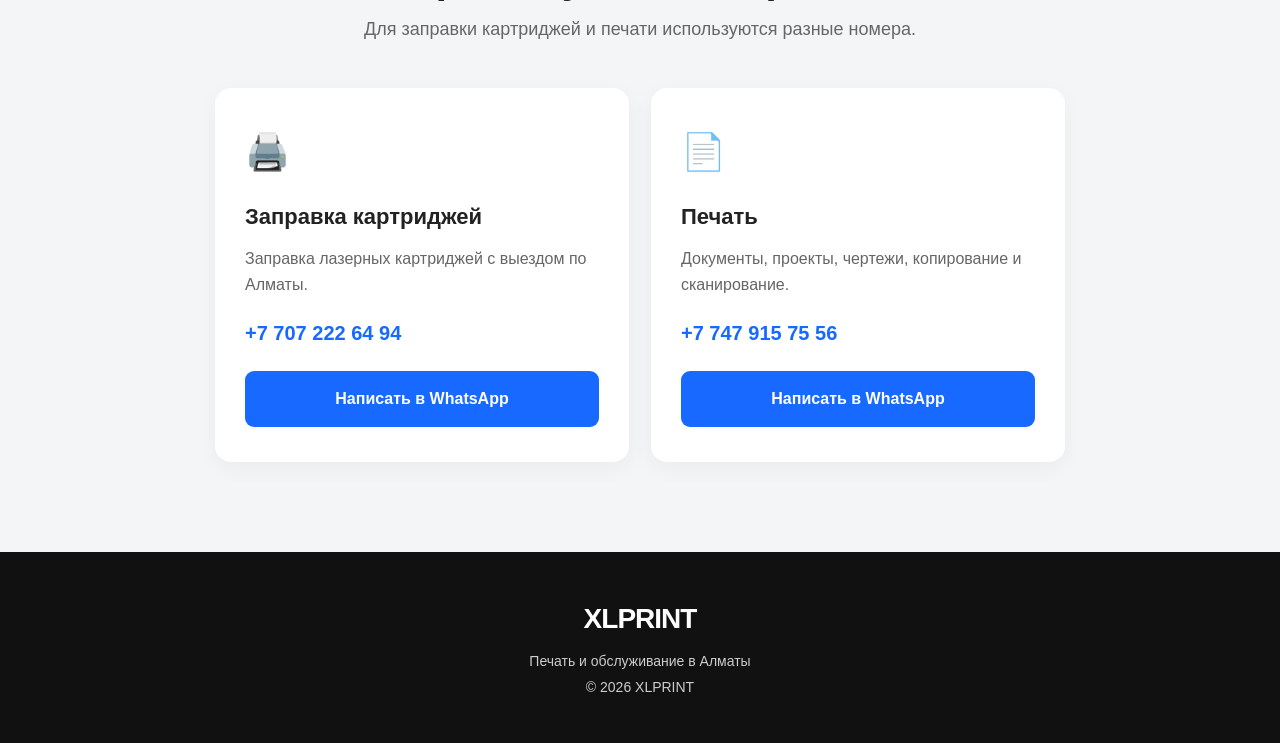
<file: services.html>
<!DOCTYPE html>
<html lang="ru">

<head>
    <!-- Google tag (gtag.js) -->
<script async src="https://www.googletagmanager.com/gtag/js?id=G-WHZZTXKTEB"></script>
<script>
  window.dataLayer = window.dataLayer || [];
  function gtag(){dataLayer.push(arguments);}
  gtag('js', new Date());

  gtag('config', 'G-WHZZTXKTEB');
</script>
    <meta charset="UTF-8">
    <meta name="viewport" content="width=device-width, initial-scale=1.0">

    <title>Услуги XLPRINT в Алматы | Печать и заправка картриджей</title>

    <meta name="description"
          content="Услуги XLPRINT в Алматы: заправка лазерных картриджей с выездом, печать документов А4 и А3, печать проектов и чертежей А0–А4, копирование и сканирование.">

    <link rel="stylesheet" href="style.css">
</head>

<body>


<!-- ШАПКА -->

<header>

    <div class="logo">
        XLPRINT
    </div>

    <nav>
        <a href="index.html">Главная</a>
        <a href="services.html">Услуги</a>
        <a href="prices.html">Цены</a>
        <a href="business.html">Для бизнеса</a>
        <a href="index.html#contacts">Контакты</a>
    </nav>

    <a href="index.html#contacts" class="phone">
        Связаться
    </a>

</header>


<main>


<!-- ГЛАВНЫЙ БЛОК -->

<section class="services-hero">

    <div class="badge">
        XLPRINT • Алматы
    </div>

    <h1>
        Наши услуги
    </h1>

    <p>
        Заправка лазерных картриджей,
        печать документов, проектов и чертежей.
    </p>

</section>


<!-- УСЛУГИ -->

<section class="all-services">


    <!-- ЗАПРАВКА КАРТРИДЖЕЙ -->

    <div class="service-large">

        <div class="service-icon">
            🖨️
        </div>

        <h2>
            Заправка картриджей
        </h2>

        <p>
            Заправка лазерных картриджей
            HP, Canon, Samsung, Xerox, Pantum и Brother
            с выездом по Алматы.
        </p>

        <p>
            <strong>Стоимость от 2 500 ₸</strong>
        </p>

        <a href="prices.html"
           class="service-link">

            Цены и модели →

        </a>

        <div class="buttons" style="margin-top: 22px;">

            <a href="https://wa.me/77072226494?text=Здравствуйте!%20Мне%20нужна%20заправка%20картриджа."
               class="button"
               target="_blank"
               rel="noopener noreferrer">

                WhatsApp

            </a>

            <a href="tel:+77072226494"
               class="button secondary">

                Позвонить

            </a>

        </div>

    </div>


    <!-- ПЕЧАТЬ ДОКУМЕНТОВ -->

    <div class="service-large">

        <div class="service-icon">
            📄
        </div>

        <h2>
            Печать документов
        </h2>

        <p>
            Чёрно-белая и цветная печать
            документов формата А4 и А3.
        </p>

        <a href="documents.html"
           class="service-link">

            Подробнее →

        </a>

        <div class="buttons" style="margin-top: 22px;">

            <a href="https://wa.me/77479157556?text=Здравствуйте!%20Хочу%20заказать%20печать%20документов."
               class="button"
               target="_blank"
               rel="noopener noreferrer">

                WhatsApp

            </a>

            <a href="tel:+77479157556"
               class="button secondary">

                Позвонить

            </a>

        </div>

    </div>


    <!-- ПРОЕКТЫ -->

    <div class="service-large">

        <div class="service-icon">
            📐
        </div>

        <h2>
            Печать проектов и чертежей
        </h2>

        <p>
            Печать строительных, архитектурных
            и инженерных проектов форматов А0–А4.
        </p>

        <a href="projects.html"
           class="service-link">

            Подробнее →

        </a>

        <div class="buttons" style="margin-top: 22px;">

            <a href="https://wa.me/77479157556?text=Здравствуйте!%20Хочу%20заказать%20печать%20проекта%20или%20чертежа."
               class="button"
               target="_blank"
               rel="noopener noreferrer">

                WhatsApp

            </a>

            <a href="tel:+77479157556"
               class="button secondary">

                Позвонить

            </a>

        </div>

    </div>


    <!-- КОПИРОВАНИЕ -->

    <div class="service-large">

        <div class="service-icon">
            📋
        </div>

        <h2>
            Копирование и сканирование
        </h2>

        <p>
            Копирование и сканирование документов.
            По вопросам заказа можно написать
            или позвонить.
        </p>

        <a href="documents.html"
           class="service-link">

            Подробнее →

        </a>

        <div class="buttons" style="margin-top: 22px;">

            <a href="https://wa.me/77479157556?text=Здравствуйте!%20Хочу%20узнать%20о%20копировании%20или%20сканировании."
               class="button"
               target="_blank"
               rel="noopener noreferrer">

                WhatsApp

            </a>

            <a href="tel:+77479157556"
               class="button secondary">

                Позвонить

            </a>

        </div>

    </div>


</section>


<!-- ДВА НАПРАВЛЕНИЯ -->

<section class="contact-new">

    <div class="contact-heading">

        <div class="badge">
            Контакты
        </div>

        <h2>
            Выберите нужное направление
        </h2>

        <p>
            Для заправки картриджей и печати
            используются разные номера.
        </p>

    </div>


    <div class="contact-grid"
         style="grid-template-columns: repeat(2, 1fr); max-width: 850px;">


        <!-- КАРТРИДЖИ -->

        <div class="contact-card">

            <div class="contact-icon">
                🖨️
            </div>

            <h3>
                Заправка картриджей
            </h3>

            <p>
                Заправка лазерных картриджей
                с выездом по Алматы.
            </p>

            <a href="tel:+77072226494"
               class="contact-phone">

                +7 707 222 64 94

            </a>

            <a href="https://wa.me/77072226494?text=Здравствуйте!%20Мне%20нужна%20заправка%20картриджа."
               class="button"
               target="_blank"
               rel="noopener noreferrer">

                Написать в WhatsApp

            </a>

        </div>


        <!-- ПЕЧАТЬ -->

        <div class="contact-card">

            <div class="contact-icon">
                📄
            </div>

            <h3>
                Печать
            </h3>

            <p>
                Документы, проекты,
                чертежи, копирование и сканирование.
            </p>

            <a href="tel:+77479157556"
               class="contact-phone">

                +7 747 915 75 56

            </a>

            <a href="https://wa.me/77479157556?text=Здравствуйте!%20Хочу%20узнать%20об%20услугах%20печати."
               class="button"
               target="_blank"
               rel="noopener noreferrer">

                Написать в WhatsApp

            </a>

        </div>


    </div>

</section>


</main>


<!-- ПОДВАЛ -->

<footer>

    <div class="logo">
        XLPRINT
    </div>

    <p>
        Печать и обслуживание в Алматы
    </p>

    <p>
        © 2026 XLPRINT
    </p>

</footer>


</body>

</html>
</file>
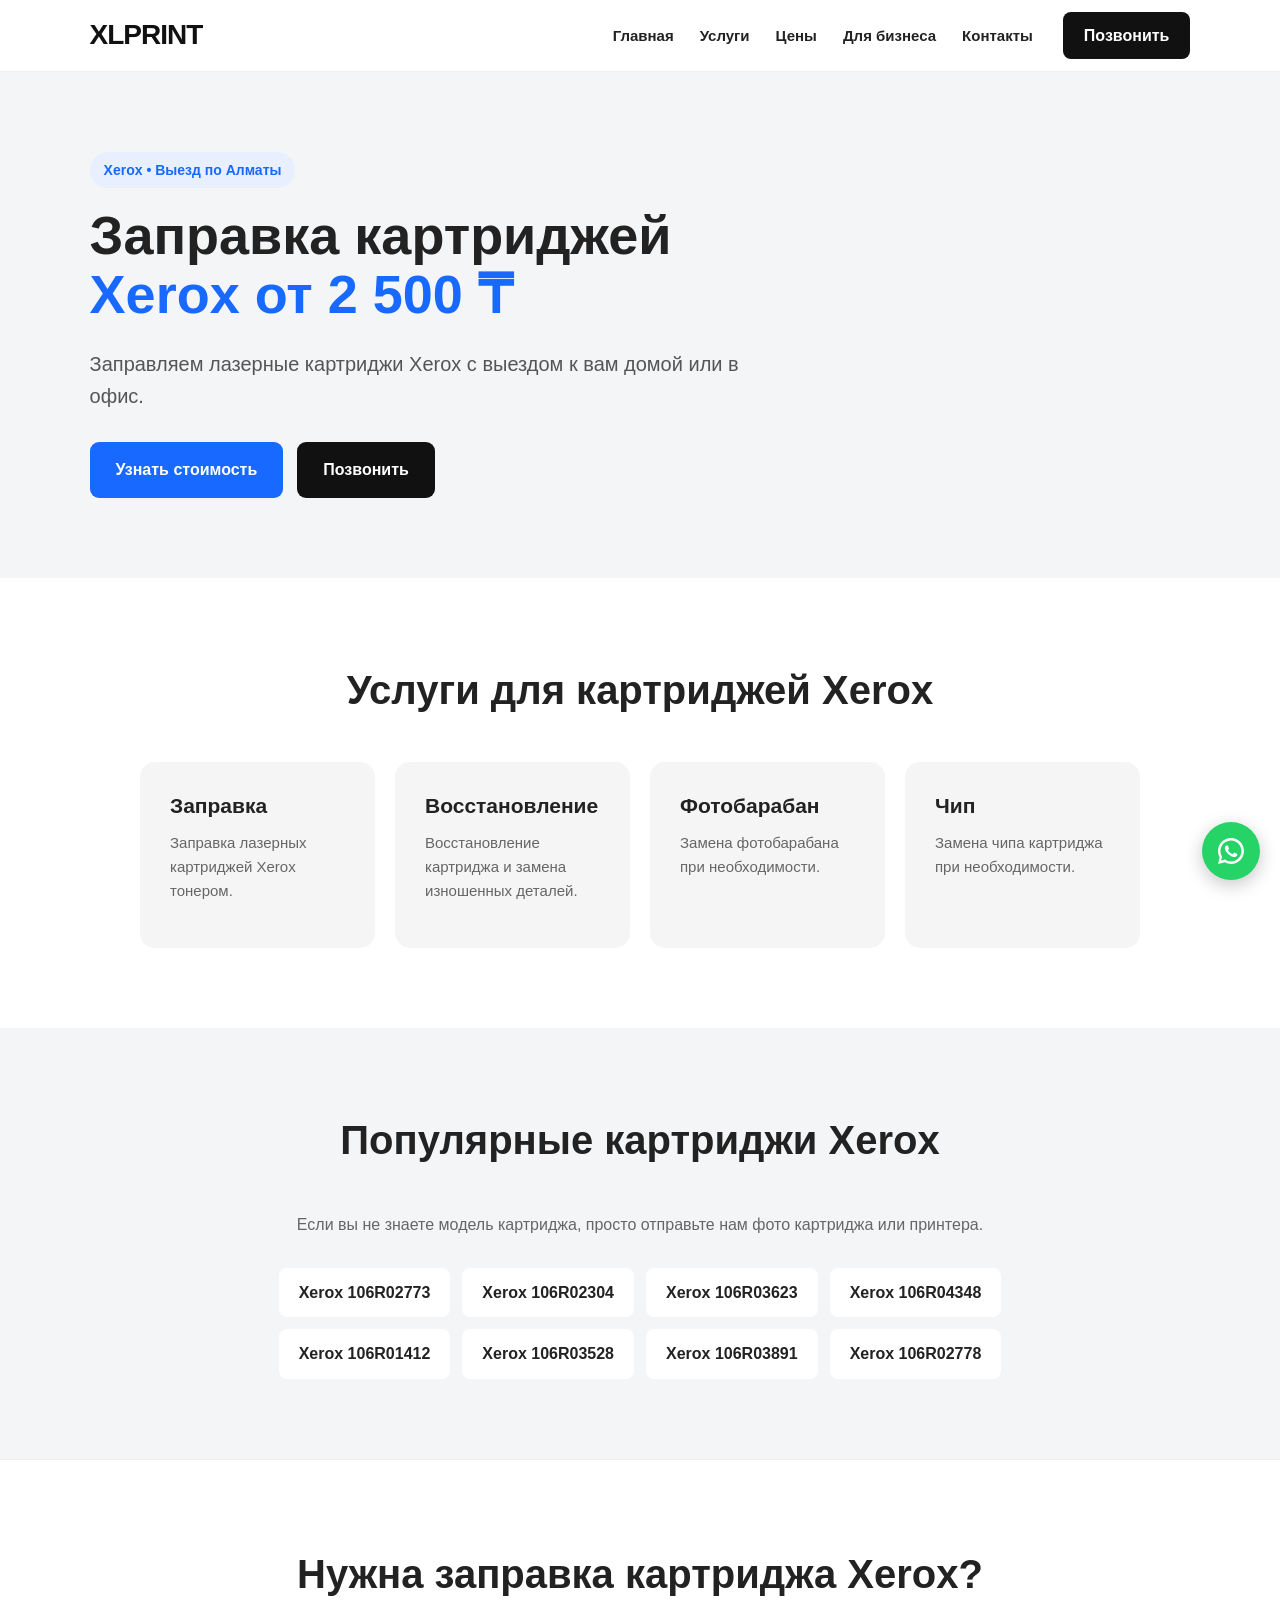
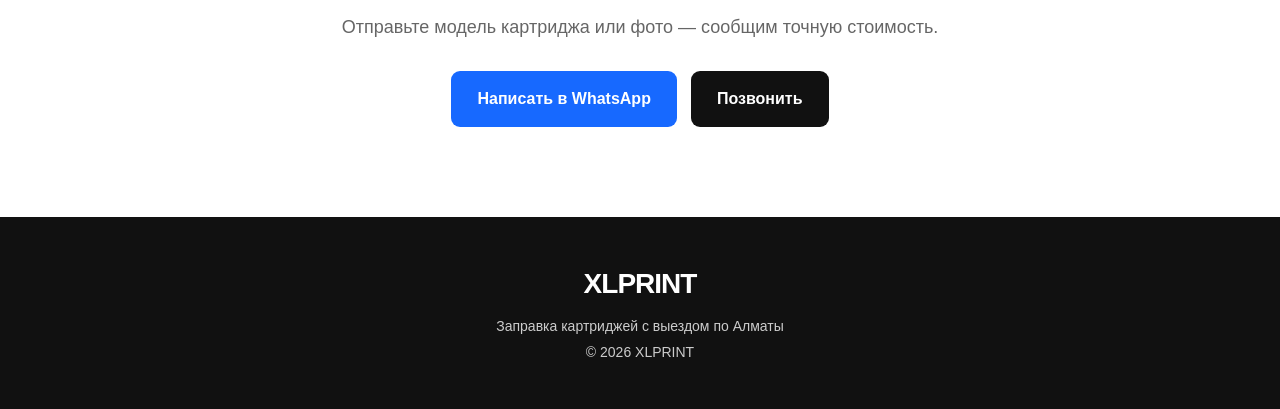
<file: xerox.html>
<!DOCTYPE html>
<html lang="ru">

<head>

    <!-- Google tag (gtag.js) -->
<script async src="https://www.googletagmanager.com/gtag/js?id=G-WHZZTXKTEB"></script>
<script>
  window.dataLayer = window.dataLayer || [];
  function gtag(){dataLayer.push(arguments);}
  gtag('js', new Date());

  gtag('config', 'G-WHZZTXKTEB');
</script>

    <meta charset="UTF-8">

    <meta name="viewport" content="width=device-width, initial-scale=1.0">

    <title>Заправка картриджей Xerox в Алматы | XLPRINT</title>

    <meta name="description"
          content="Заправка лазерных картриджей Xerox с выездом по Алматы от 2 500 ₸. Заправка, восстановление, замена фотобарабана и чипа. XLPRINT.">

    <link rel="stylesheet" href="style.css">

</head>

<body>


<!-- WHATSAPP -->

<a href="https://wa.me/77072226494?text=Здравствуйте!%20Мне%20нужна%20заправка%20картриджа%20Xerox."
   class="whatsapp-float"
   target="_blank"
   rel="noopener noreferrer"
   aria-label="Написать в WhatsApp">

    <svg viewBox="0 0 32 32" aria-hidden="true">
        <path d="M16 3C8.82 3 3 8.82 3 16c0 2.3.6 4.45 1.75 6.35L3 29l6.85-1.7A12.94 12.94 0 0 0 16 29c7.18 0 13-5.82 13-13S23.18 3 16 3zm0 23.5c-2.03 0-3.92-.6-5.5-1.65l-.4-.25-4.07 1.02 1.08-3.96-.27-.41A10.5 10.5 0 1 1 16 26.5zm5.76-7.82c-.31-.16-1.83-.9-2.11-1-.28-.1-.49-.16-.7.16-.2.31-.8 1-.98 1.2-.18.2-.36.23-.67.08-.31-.16-1.3-.48-2.47-1.52-.91-.81-1.52-1.81-1.7-2.12-.18-.31-.02-.48.14-.64.14-.14.31-.36.47-.54.16-.18.2-.31.31-.52.1-.2.05-.39-.03-.54-.08-.16-.7-1.69-.96-2.31-.25-.6-.51-.52-.7-.53h-.6c-.2 0-.54.08-.83.39-.28.31-1.08 1.05-1.08 2.56s1.1 2.97 1.26 3.18c.16.2 2.16 3.3 5.24 4.63.73.31 1.3.5 1.75.64.74.23 1.41.2 1.94.12.59-.09 1.83-.75 2.09-1.47.26-.72.26-1.34.18-1.47-.08-.13-.28-.2-.59-.36z"/>
    </svg>

</a>


<!-- ШАПКА -->

<header>

    <div class="logo">
        XLPRINT
    </div>

    <nav>
        <a href="index.html">Главная</a>
        <a href="services.html">Услуги</a>
        <a href="prices.html">Цены</a>
        <a href="business.html">Для бизнеса</a>
        <a href="index.html#contacts">Контакты</a>
    </nav>

    <a href="tel:+77072226494" class="phone">
        Позвонить
    </a>

</header>


<main>


<!-- ГЛАВНЫЙ БЛОК -->

<section class="brand-hero">

    <div class="brand-content">

        <div class="badge">
            Xerox • Выезд по Алматы
        </div>

        <h1>
            Заправка картриджей
            <span>Xerox от 2 500 ₸</span>
        </h1>

        <p>
            Заправляем лазерные картриджи Xerox с выездом
            к вам домой или в офис.
        </p>

        <div class="buttons">

            <a href="https://wa.me/77072226494?text=Здравствуйте!%20Мне%20нужна%20заправка%20картриджа%20Xerox."
               class="button"
               target="_blank"
               rel="noopener noreferrer">

                Узнать стоимость

            </a>

            <a href="tel:+77072226494"
               class="button secondary">

                Позвонить

            </a>

        </div>

    </div>

</section>


<!-- УСЛУГИ -->

<section class="brand-services">

    <h2>
        Услуги для картриджей Xerox
    </h2>

    <div class="brand-services-grid">


        <div class="service">

            <h3>
                Заправка
            </h3>

            <p>
                Заправка лазерных картриджей Xerox тонером.
            </p>

        </div>


        <div class="service">

            <h3>
                Восстановление
            </h3>

            <p>
                Восстановление картриджа
                и замена изношенных деталей.
            </p>

        </div>


        <div class="service">

            <h3>
                Фотобарабан
            </h3>

            <p>
                Замена фотобарабана при необходимости.
            </p>

        </div>


        <div class="service">

            <h3>
                Чип
            </h3>

            <p>
                Замена чипа картриджа при необходимости.
            </p>

        </div>


    </div>

</section>


<!-- ПОПУЛЯРНЫЕ МОДЕЛИ -->

<section class="brand-models">

    <h2>
        Популярные картриджи Xerox
    </h2>

    <p>
        Если вы не знаете модель картриджа,
        просто отправьте нам фото картриджа или принтера.
    </p>

    <div class="models">

        <span>Xerox 106R02773</span>
        <span>Xerox 106R02304</span>
        <span>Xerox 106R03623</span>
        <span>Xerox 106R04348</span>
        <span>Xerox 106R01412</span>
        <span>Xerox 106R03528</span>
        <span>Xerox 106R03891</span>
        <span>Xerox 106R02778</span>

    </div>

</section>


<!-- ФИНАЛЬНЫЙ БЛОК -->

<section class="contact">

    <h2>
        Нужна заправка картриджа Xerox?
    </h2>

    <p>
        Отправьте модель картриджа или фото —
        сообщим точную стоимость.
    </p>

    <div class="buttons" style="justify-content: center;">

        <a href="https://wa.me/77072226494?text=Здравствуйте!%20Хочу%20заправить%20картридж%20Xerox."
           class="button"
           target="_blank"
           rel="noopener noreferrer">

            Написать в WhatsApp

        </a>

        <a href="tel:+77072226494"
           class="button secondary">

            Позвонить

        </a>

    </div>

</section>


</main>


<!-- ПОДВАЛ -->

<footer>

    <div class="logo">
        XLPRINT
    </div>

    <p>
        Заправка картриджей с выездом по Алматы
    </p>

    <p>
        © 2026 XLPRINT
    </p>

</footer>


</body>

</html>
</file>
<file: style.css>
/* =========================================================
   XLPRINT
   ЕДИНЫЙ STYLE.CSS
   ========================================================= */


/* =========================================================
   1. БАЗОВЫЕ НАСТРОЙКИ
   ========================================================= */

* {
    margin: 0;
    padding: 0;
    box-sizing: border-box;
}

html {
    scroll-behavior: smooth;
}

body {
    font-family: Arial, Helvetica, sans-serif;
    color: #222222;
    background: #ffffff;
    line-height: 1.6;
}

a {
    color: inherit;
}

img {
    max-width: 100%;
    display: block;
}


/* =========================================================
   2. ШАПКА
   ========================================================= */

header {
    min-height: 72px;
    padding: 0 7%;

    display: flex;
    align-items: center;
    justify-content: space-between;

    background: #ffffff;
    border-bottom: 1px solid #eeeeee;

    position: relative;
    z-index: 100;
}

.logo {
    font-size: 28px;
    font-weight: 800;
    letter-spacing: -1px;
    color: #111111;
}

nav {
    display: flex;
    align-items: center;
    gap: 26px;

    margin-left: auto;
    margin-right: 30px;
}

nav a {
    font-size: 15px;
    font-weight: 600;
    text-decoration: none;
    color: #222222;

    transition: 0.2s;
}

nav a:hover {
    color: #1769ff;
}

.phone {
    display: inline-block;

    padding: 11px 21px;

    background: #111111;
    color: #ffffff;

    border-radius: 8px;

    text-decoration: none;
    font-weight: 700;

    transition: 0.2s;
}

.phone:hover {
    background: #1769ff;
}


/* =========================================================
   3. ОБЩИЕ КНОПКИ
   ========================================================= */

.buttons {
    display: flex;
    align-items: center;
    flex-wrap: wrap;
    gap: 14px;
}

.button {
    display: inline-block;

    padding: 15px 26px;

    background: #1769ff;
    color: #ffffff;

    border: none;
    border-radius: 9px;

    text-decoration: none;
    text-align: center;

    font-size: 16px;
    font-weight: 700;

    cursor: pointer;

    transition:
        transform 0.2s,
        background 0.2s;
}

.button:hover {
    transform: translateY(-2px);
}

.button.secondary {
    background: #111111;
}

.button.secondary:hover {
    background: #333333;
}


/* =========================================================
   4. BADGE
   ========================================================= */

.badge {
    display: inline-block;

    padding: 7px 14px;
    margin-bottom: 18px;

    background: #e8efff;
    color: #1769ff;

    border-radius: 100px;

    font-size: 14px;
    font-weight: 700;
}


/* =========================================================
   5. ГЛАВНАЯ — HERO
   ========================================================= */

.hero {
    min-height: 570px;

    display: flex;
    align-items: center;

    padding: 85px 7%;

    background: #f3f5f7;
}

.hero-content {
    width: 100%;
    max-width: 1050px;

    margin: 0 auto;
}

.hero h1 {
    max-width: 850px;

    margin-bottom: 24px;

    font-size: 58px;
    line-height: 1.08;
    letter-spacing: -1.5px;
}

.hero h1 span {
    display: block;
    color: #1769ff;
}

.hero p {
    max-width: 700px;

    margin-bottom: 34px;

    color: #555555;

    font-size: 21px;
    line-height: 1.55;
}


/* =========================================================
   6. ГЛАВНАЯ — УСЛУГИ
   ========================================================= */

.services {
    padding: 90px 7%;
    background: #ffffff;
}

.services > h2 {
    margin-bottom: 45px;

    text-align: center;

    font-size: 40px;
    line-height: 1.2;
}

.services-grid {
    max-width: 1200px;

    margin: 0 auto;

    display: grid;
    grid-template-columns: repeat(4, 1fr);
    gap: 20px;
}

.service {
    padding: 30px;

    background: #f5f5f5;

    border-radius: 15px;
}

.service h3 {
    margin-bottom: 12px;

    font-size: 21px;
    line-height: 1.3;
}

.service p {
    margin-bottom: 15px;

    color: #666666;

    font-size: 15px;
}

.service .button {
    margin-top: 5px;
}


/* =========================================================
   7. БРЕНДЫ
   ========================================================= */

.brands {
    padding: 90px 7%;

    background: #ffffff;
}

.brands h2 {
    margin-bottom: 12px;

    text-align: center;

    font-size: 40px;
}

.brands > p,
.brands-subtitle {
    max-width: 700px;

    margin: 0 auto 42px;

    color: #666666;

    text-align: center;
    font-size: 17px;
}

.brands-grid {
    max-width: 1050px;

    margin: 0 auto;

    display: grid;
    grid-template-columns: repeat(6, 1fr);
    gap: 14px;
}

.brand {
    display: block;

    padding: 25px 12px;

    background: #f3f5f7;
    color: #222222;

    border-radius: 12px;

    text-decoration: none;
    text-align: center;

    font-size: 18px;
    font-weight: 700;

    transition: 0.2s;
}

.brand:hover {
    transform: translateY(-3px);

    background: #e8efff;
    color: #1769ff;
}


/* =========================================================
   8. ПРЕИМУЩЕСТВА
   ========================================================= */

.advantages {
    padding: 90px 7%;

    background: #f3f5f7;
}

.advantages h2 {
    margin-bottom: 48px;

    text-align: center;

    font-size: 40px;
}

.advantages-grid {
    max-width: 1200px;

    margin: 0 auto;

    display: grid;
    grid-template-columns: repeat(4, 1fr);
    gap: 22px;
}

.advantage {
    padding: 34px 26px;

    background: #ffffff;

    border-radius: 15px;

    text-align: center;
}

.advantage-icon {
    margin-bottom: 16px;

    font-size: 40px;
}

.advantage h3 {
    margin-bottom: 10px;

    font-size: 20px;
}

.advantage p {
    color: #666666;

    font-size: 15px;
}


/* =========================================================
   9. БЛОК ДЛЯ БИЗНЕСА НА ГЛАВНОЙ
   ========================================================= */

.business-hero {
    padding: 90px 7%;

    background: #ffffff;
}

.business-hero > div {
    max-width: 1050px;

    margin: 0 auto;
}

.business-hero h1,
.business-hero h2 {
    max-width: 800px;

    margin-bottom: 20px;

    font-size: 46px;
    line-height: 1.15;
}

.business-hero h1 span {
    display: block;

    color: #1769ff;
}

.business-hero p {
    max-width: 750px;

    margin-bottom: 28px;

    color: #555555;

    font-size: 19px;
}


/* =========================================================
   10. КОНТАКТЫ ГЛАВНОЙ
   ========================================================= */

.contact-new {
    padding: 90px 7%;

    background: #f3f5f7;
}

.contact-heading {
    max-width: 700px;

    margin: 0 auto 45px;

    text-align: center;
}

.contact-heading h2 {
    margin: 8px 0 12px;

    font-size: 40px;
    line-height: 1.2;
}

.contact-heading p {
    color: #666666;

    font-size: 18px;
}

.contact-grid {
    max-width: 1100px;

    margin: 0 auto;

    display: grid;
    grid-template-columns: repeat(3, 1fr);
    gap: 22px;
}

.contact-card {
    min-height: 350px;

    padding: 35px 30px;

    display: flex;
    flex-direction: column;

    background: #ffffff;

    border-radius: 16px;

    box-shadow: 0 6px 22px rgba(0, 0, 0, 0.045);
}

.contact-icon {
    margin-bottom: 18px;

    font-size: 36px;
}

.contact-card h3 {
    margin-bottom: 12px;

    font-size: 22px;
}

.contact-card p {
    margin-bottom: 20px;

    color: #666666;
}

.contact-phone {
    display: block;

    margin-bottom: 22px;

    color: #1769ff;

    text-decoration: none;

    font-size: 20px;
    font-weight: 700;
}

.contact-phone:hover {
    text-decoration: underline;
}

.contact-card .button {
    margin-top: auto;
}

.address-text {
    font-size: 17px;
    line-height: 1.8;
}


/* =========================================================
   11. ОБЩИЙ ФИНАЛЬНЫЙ CONTACT
   ========================================================= */

.contact {
    padding: 90px 7%;

    background: #ffffff;

    border-top: 1px solid #eeeeee;

    text-align: center;
}

.contact h2 {
    margin-bottom: 15px;

    font-size: 40px;
    line-height: 1.2;
}

.contact p {
    max-width: 700px;

    margin: 0 auto 30px;

    color: #666666;

    font-size: 18px;
}


/* =========================================================
   12. FOOTER
   ========================================================= */

footer {
    padding: 45px 7%;

    background: #111111;
    color: #ffffff;

    text-align: center;
}

footer .logo {
    margin-bottom: 8px;

    color: #ffffff;
}

footer p {
    margin-top: 4px;

    color: #cccccc;

    font-size: 14px;
}


/* =========================================================
   13. СТРАНИЦА УСЛУГ
   ========================================================= */

.services-hero {
    padding: 90px 7%;

    background: #f3f5f7;

    text-align: center;
}

.services-hero h1 {
    margin-bottom: 15px;

    font-size: 50px;
    line-height: 1.12;
}

.services-hero h1 span {
    display: block;

    color: #1769ff;
}

.services-hero p {
    max-width: 750px;

    margin: 0 auto;

    color: #666666;

    font-size: 20px;
}

.all-services {
    max-width: 1200px;

    margin: 0 auto;

    padding: 80px 7%;

    display: grid;
    grid-template-columns: repeat(2, 1fr);
    gap: 24px;
}

.service-large {
    padding: 40px;

    background: #f5f5f5;

    border-radius: 16px;
}

.service-icon {
    margin-bottom: 15px;

    font-size: 42px;
}

.service-large h2 {
    margin-bottom: 15px;

    font-size: 25px;
}

.service-large p {
    color: #666666;
}

.service-link {
    display: inline-block;

    margin-top: 20px;

    color: #1769ff;

    text-decoration: none;
    font-weight: 700;
}

.service-link:hover {
    text-decoration: underline;
}


/* =========================================================
   14. СТРАНИЦА ЦЕН — HERO
   ========================================================= */

.price-hero {
    padding: 95px 7%;

    background: #f3f5f7;
}

.price-hero-content {
    max-width: 1050px;

    margin: 0 auto;
}

.price-hero h1 {
    max-width: 850px;

    margin-bottom: 25px;

    font-size: 58px;
    line-height: 1.08;
    letter-spacing: -1px;
}

.price-hero h1 span {
    display: block;

    margin-top: 8px;

    color: #1769ff;
}

.price-hero p {
    max-width: 720px;

    margin-bottom: 32px;

    color: #555555;

    font-size: 20px;
}


/* =========================================================
   15. СТРАНИЦА ЦЕН — ЗАГОЛОВКИ СЕКЦИЙ
   ========================================================= */

.section-heading {
    max-width: 750px;

    margin: 0 auto 45px;

    text-align: center;
}

.section-heading h2 {
    margin-bottom: 12px;

    font-size: 40px;
    line-height: 1.2;
}

.section-heading p {
    color: #666666;

    font-size: 17px;
}


/* =========================================================
   16. ЦЕНЫ — КАРТОЧКИ БРЕНДОВ
   ========================================================= */

.price-brands {
    padding: 90px 7%;

    background: #ffffff;
}

.price-brand-grid {
    max-width: 1100px;

    margin: 0 auto;

    display: grid;
    grid-template-columns: repeat(3, 1fr);
    gap: 20px;
}

.price-brand-card {
    display: block;

    padding: 30px;

    background: #f5f5f5;
    color: #222222;

    border-radius: 16px;

    text-decoration: none;

    transition: 0.2s;
}

.price-brand-card:hover {
    transform: translateY(-4px);

    background: #eef3ff;
}

.price-brand-name {
    margin-bottom: 10px;

    font-size: 24px;
    font-weight: 700;
}

.price-brand-value {
    margin-bottom: 14px;

    color: #1769ff;

    font-size: 28px;
    font-weight: 800;
}

.price-brand-card span {
    color: #666666;

    font-size: 14px;
}


/* =========================================================
   17. ЦЕНЫ — ОТ ЧЕГО ЗАВИСИТ СТОИМОСТЬ
   ========================================================= */

.price-factors {
    padding: 90px 7%;

    background: #f3f5f7;
}

.price-factor-grid {
    max-width: 1050px;

    margin: 0 auto;

    display: grid;
    grid-template-columns: repeat(3, 1fr);
    gap: 22px;
}

.price-factor-card {
    padding: 34px 30px;

    background: #ffffff;

    border-radius: 16px;
}

.price-factor-icon {
    margin-bottom: 17px;

    font-size: 38px;
}

.price-factor-card h3 {
    margin-bottom: 10px;

    font-size: 21px;
}

.price-factor-card p {
    color: #666666;
}


/* =========================================================
   18. ЦЕНЫ — ВЫЕЗД
   ========================================================= */

.price-delivery {
    padding: 80px 7%;

    background: #ffffff;
}

.price-delivery-content {
    max-width: 1100px;

    margin: 0 auto;

    padding: 45px;

    display: flex;
    align-items: center;
    justify-content: space-between;
    gap: 40px;

    background: #111111;
    color: #ffffff;

    border-radius: 20px;
}

.price-delivery-content > div {
    max-width: 700px;
}

.price-delivery h2 {
    margin-bottom: 12px;

    font-size: 34px;
    line-height: 1.2;
}

.price-delivery p {
    color: #cccccc;

    font-size: 17px;
}

.price-delivery .badge {
    background: rgba(255, 255, 255, 0.12);
    color: #ffffff;
}


/* =========================================================
   19. СТРАНИЦА BUSINESS
   ========================================================= */

.business-content {
    max-width: 800px;
}

.business-info {
    max-width: 650px;

    margin-top: 35px;
    padding: 20px;

    background: #ffffff;

    border-left: 4px solid #1769ff;
    border-radius: 10px;
}

.business-info strong {
    font-size: 18px;
}

.business-info p {
    margin-top: 5px;

    color: #666666;

    font-size: 15px;
}

.business-info-section {
    padding: 90px 7%;
}

.business-info-section h2,
.business-process h2 {
    margin-bottom: 45px;

    text-align: center;

    font-size: 40px;
}

.business-cards {
    max-width: 1200px;

    margin: 0 auto;

    display: grid;
    grid-template-columns: repeat(4, 1fr);
    gap: 20px;
}

.business-card {
    padding: 30px;

    background: #f5f5f5;

    border-radius: 14px;
}

.business-card h3 {
    margin-bottom: 12px;
}

.business-card p {
    color: #666666;
}

.business-process {
    padding: 90px 7%;

    background: #f3f5f7;
}


/* =========================================================
   20. СТРАНИЦЫ БРЕНДОВ
   ========================================================= */

.brand-hero {
    min-height: 500px;

    padding: 80px 7%;

    display: flex;
    align-items: center;

    background: #f3f5f7;
}

.brand-content {
    max-width: 850px;
}

.brand-hero h1 {
    margin-bottom: 25px;

    font-size: 54px;
    line-height: 1.08;
}

.brand-hero h1 span {
    display: block;

    color: #1769ff;
}

.brand-hero p {
    max-width: 680px;

    margin-bottom: 30px;

    color: #555555;

    font-size: 20px;
}

.brand-services {
    padding: 80px 7%;
}

.brand-services h2,
.brand-models h2 {
    margin-bottom: 40px;

    text-align: center;

    font-size: 40px;
}

.brand-services > p {
    margin-bottom: 35px;

    color: #666666;

    text-align: center;
}

.brand-services-grid {
    max-width: 1000px;

    margin: 0 auto;

    display: grid;
    grid-template-columns: repeat(4, 1fr);
    gap: 20px;
}

.brand-models {
    padding: 80px 7%;

    background: #f3f5f7;

    text-align: center;
}

.brand-models p {
    margin-bottom: 30px;

    color: #666666;
}

.models {
    max-width: 850px;

    margin: 0 auto;

    display: flex;
    flex-wrap: wrap;
    justify-content: center;
    gap: 12px;
}

.models span {
    padding: 12px 20px;

    background: #ffffff;

    border-radius: 8px;

    font-weight: 700;
}


/* =========================================================
   21. ПЕЧАТЬ ДОКУМЕНТОВ
   ========================================================= */

.document-hero {
    padding: 85px 7%;

    background: #f3f5f7;
}

.document-hero > div {
    max-width: 1050px;

    margin: 0 auto;
}

.document-hero h1 {
    margin: 18px 0 24px;

    font-size: 56px;
    line-height: 1.08;
}

.document-hero p {
    max-width: 700px;

    margin-bottom: 30px;

    color: #555555;

    font-size: 21px;
}

.document-services {
    padding: 85px 7%;

    background: #ffffff;
}

.document-services h2,
.document-formats h2,
.how-order h2 {
    margin-bottom: 45px;

    text-align: center;

    font-size: 40px;
}

.document-grid {
    max-width: 1000px;

    margin: 0 auto;

    display: grid;
    grid-template-columns: repeat(2, 1fr);
    gap: 20px;
}

.document-formats {
    padding: 85px 7%;

    background: #f3f5f7;
}

.format-list {
    max-width: 700px;

    margin: 0 auto;

    display: grid;
    grid-template-columns: repeat(2, 1fr);
    gap: 20px;
}

.format-list div {
    padding: 32px;

    background: #ffffff;

    border-radius: 14px;

    text-align: center;
}

.format-list strong {
    display: block;

    margin-bottom: 6px;

    font-size: 32px;
}

.format-list span {
    color: #666666;
}

.how-order {
    padding: 85px 7%;

    background: #ffffff;
}

.how-order .steps {
    max-width: 900px;

    margin: 0 auto;

    display: grid;
    grid-template-columns: repeat(3, 1fr);
    gap: 25px;

    text-align: center;
}

.how-order .steps > div {
    padding: 20px;
}

.how-order .steps strong {
    width: 55px;
    height: 55px;

    margin: 0 auto 15px;

    display: flex;
    align-items: center;
    justify-content: center;

    background: #1769ff;
    color: #ffffff;

    border-radius: 50%;

    font-size: 22px;
}

.how-order .steps p {
    color: #666666;
}


/* =========================================================
   22. ПЕЧАТЬ ПРОЕКТОВ
   ========================================================= */

.projects-hero {
    padding: 85px 7%;

    background: #f3f5f7;
}

.projects-content {
    max-width: 1050px;

    margin: 0 auto;
}

.projects-hero h1 {
    margin: 18px 0 24px;

    font-size: 56px;
    line-height: 1.08;
}

.projects-hero h1 span {
    display: block;

    color: #1769ff;
}

.projects-hero p {
    max-width: 700px;

    margin-bottom: 30px;

    color: #555555;

    font-size: 21px;
}

.project-types {
    padding: 85px 7%;
}

.project-types h2,
.project-formats h2,
.project-order h2 {
    margin-bottom: 45px;

    text-align: center;

    font-size: 40px;
}

.project-grid {
    max-width: 1000px;

    margin: 0 auto;

    display: grid;
    grid-template-columns: repeat(2, 1fr);
    gap: 20px;
}

.project-formats {
    padding: 85px 7%;

    background: #f3f5f7;
}

.project-format-list {
    max-width: 1000px;

    margin: 0 auto;

    display: grid;
    grid-template-columns: repeat(5, 1fr);
    gap: 15px;
}

.project-format-list div {
    padding: 26px 15px;

    background: #ffffff;

    border-radius: 13px;

    text-align: center;
}

.project-format-list strong {
    display: block;

    margin-bottom: 7px;

    font-size: 30px;
}

.project-format-list span {
    color: #666666;

    font-size: 14px;
}

.project-order {
    padding: 85px 7%;
}

.project-steps {
    max-width: 950px;

    margin: 0 auto;

    display: grid;
    grid-template-columns: repeat(3, 1fr);
    gap: 25px;

    text-align: center;
}

.project-steps > div {
    padding: 20px;
}

.project-steps strong {
    width: 55px;
    height: 55px;

    margin: 0 auto 15px;

    display: flex;
    align-items: center;
    justify-content: center;

    background: #1769ff;
    color: #ffffff;

    border-radius: 50%;

    font-size: 22px;
}

.project-steps h3 {
    margin-bottom: 10px;
}

.project-steps p {
    color: #666666;
}


/* =========================================================
   23. ОБЩИЕ ШАГИ
   ========================================================= */

.how {
    padding: 80px 7%;

    background: #f3f5f7;
}

.how h2,
.order h2 {
    margin-bottom: 45px;

    text-align: center;

    font-size: 40px;
}

.steps {
    display: grid;
    grid-template-columns: repeat(4, 1fr);
    gap: 25px;

    text-align: center;
}

.steps strong {
    width: 55px;
    height: 55px;

    margin: 0 auto 15px;

    display: flex;
    align-items: center;
    justify-content: center;

    background: #1769ff;
    color: #ffffff;

    border-radius: 50%;

    font-size: 22px;
}


/* =========================================================
   24. ФОРМЫ
   ========================================================= */

.order {
    padding: 80px 7%;
}

.order > p {
    margin-top: -25px;
    margin-bottom: 35px;

    color: #666666;

    text-align: center;
}

form {
    max-width: 550px;

    margin: auto;

    display: flex;
    flex-direction: column;
    gap: 15px;
}

input,
textarea,
select {
    width: 100%;

    padding: 15px;

    border: 1px solid #cccccc;
    border-radius: 8px;

    font-family: inherit;
    font-size: 16px;
}

button {
    padding: 15px;

    background: #1769ff;
    color: #ffffff;

    border: none;
    border-radius: 8px;

    font-size: 17px;
    font-weight: 700;

    cursor: pointer;
}


/* =========================================================
   25. ПЛАВАЮЩИЙ WHATSAPP
   ========================================================= */

.whatsapp-float {
    width: 58px;
    height: 58px;

    position: fixed;
    right: 20px;
    bottom: 20px;

    display: flex;
    align-items: center;
    justify-content: center;

    background: #25D366;
    color: #ffffff;

    border-radius: 50%;

    text-decoration: none;

    box-shadow: 0 5px 18px rgba(0, 0, 0, 0.22);

    z-index: 9999;

    transition: 0.2s;
}

.whatsapp-float svg {
    width: 32px;
    height: 32px;

    fill: #ffffff;
}

.whatsapp-float:hover {
    transform: scale(1.08);
}


/* =========================================================
   26. ПЛАНШЕТ
   ========================================================= */

@media (max-width: 900px) {

    .hero h1,
    .price-hero h1,
    .document-hero h1,
    .projects-hero h1,
    .brand-hero h1 {
        font-size: 46px;
    }

    .services-grid,
    .advantages-grid,
    .business-cards,
    .brand-services-grid {
        grid-template-columns: repeat(2, 1fr);
    }

    .brands-grid {
        grid-template-columns: repeat(3, 1fr);
    }

    .price-brand-grid {
        grid-template-columns: repeat(2, 1fr);
    }

    .price-factor-grid {
        grid-template-columns: 1fr;
    }

    .price-delivery-content {
        flex-direction: column;
        align-items: flex-start;
    }

    .contact-grid {
        max-width: 600px;

        grid-template-columns: 1fr;
    }

    .contact-card {
        min-height: auto;
    }

    .project-format-list {
        grid-template-columns: repeat(3, 1fr);
    }

}


/* =========================================================
   27. МОБИЛЬНАЯ ВЕРСИЯ
   ========================================================= */

@media (max-width: 600px) {

    body {
        overflow-x: hidden;
    }


    /* HEADER */

    header {
        min-height: auto;

        padding: 14px 5%;

        flex-wrap: wrap;
        gap: 12px;
    }

    .logo {
        font-size: 23px;
    }

    .phone {
        padding: 9px 13px;

        font-size: 14px;
    }

    nav {
        order: 3;

        width: 100%;

        margin: 0;

        display: flex;
        justify-content: center;
        flex-wrap: wrap;
        gap: 10px 16px;
    }

    nav a {
        font-size: 13px;
    }


    /* BUTTONS */

    .buttons {
        flex-direction: column;
        align-items: stretch;
    }

    .buttons .button {
        width: 100%;
    }


    /* HERO */

    .hero {
        min-height: auto;

        padding: 65px 5%;
    }

    .hero h1 {
        font-size: 38px;
        letter-spacing: -0.5px;
    }

    .hero p {
        font-size: 18px;
    }


    /* ОБЩИЕ СЕКЦИИ */

    .services,
    .brands,
    .advantages,
    .business-hero,
    .contact-new,
    .contact,
    .business-info-section,
    .business-process,
    .brand-services,
    .brand-models,
    .document-services,
    .document-formats,
    .how-order,
    .project-types,
    .project-formats,
    .project-order,
    .price-brands,
    .price-factors,
    .price-delivery {
        padding: 60px 5%;
    }


    /* ЗАГОЛОВКИ */

    .services > h2,
    .brands h2,
    .advantages h2,
    .contact h2,
    .business-info-section h2,
    .business-process h2,
    .brand-services h2,
    .brand-models h2,
    .document-services h2,
    .document-formats h2,
    .how-order h2,
    .project-types h2,
    .project-formats h2,
    .project-order h2,
    .section-heading h2 {
        font-size: 30px;
    }


    /* СЕТКИ */

    .services-grid,
    .advantages-grid,
    .business-cards,
    .brand-services-grid,
    .document-grid,
    .format-list,
    .how-order .steps,
    .project-grid,
    .project-format-list,
    .project-steps,
    .all-services,
    .steps,
    .price-brand-grid,
    .price-factor-grid {
        grid-template-columns: 1fr;
    }

    .brands-grid {
        grid-template-columns: repeat(2, 1fr);
    }


    /* SERVICES */

    .services-hero {
        padding: 60px 5%;
    }

    .services-hero h1 {
        font-size: 36px;
    }

    .services-hero p {
        font-size: 17px;
    }

    .all-services {
        padding: 55px 5%;
    }

    .service-large {
        padding: 28px;
    }


    /* BUSINESS */

    .business-hero h1,
    .business-hero h2 {
        font-size: 34px;
    }


    /* DOCUMENTS */

    .document-hero {
        padding: 65px 5%;
    }

    .document-hero h1 {
        font-size: 38px;
    }

    .document-hero p {
        font-size: 18px;
    }


    /* PROJECTS */

    .projects-hero {
        padding: 65px 5%;
    }

    .projects-hero h1 {
        font-size: 38px;
    }

    .projects-hero p {
        font-size: 18px;
    }


    /* BRAND */

    .brand-hero {
        min-height: auto;

        padding: 65px 5%;
    }

    .brand-hero h1 {
        font-size: 38px;
    }

    .brand-hero p {
        font-size: 18px;
    }


    /* PRICES */

    .price-hero {
        padding: 65px 5%;
    }

    .price-hero h1 {
        font-size: 38px;
    }

    .price-hero p {
        font-size: 18px;
    }

    .price-brand-card {
        padding: 26px;
    }

    .price-brand-value {
        font-size: 25px;
    }

    .price-delivery-content {
        padding: 30px 24px;

        border-radius: 16px;
    }

    .price-delivery h2 {
        font-size: 28px;
    }

    .price-delivery .button {
        width: 100%;
    }


    /* CONTACT */

    .contact-heading h2 {
        font-size: 32px;
    }

    .contact-heading p {
        font-size: 16px;
    }

    .contact-card {
        padding: 28px 22px;
    }

    .contact-phone {
        font-size: 18px;
    }


    /* WHATSAPP */

    .whatsapp-float {
        width: 52px;
        height: 52px;

        right: 15px;
        bottom: 15px;
    }

    .whatsapp-float svg {
        width: 28px;
        height: 28px;
    }

}
</file>
